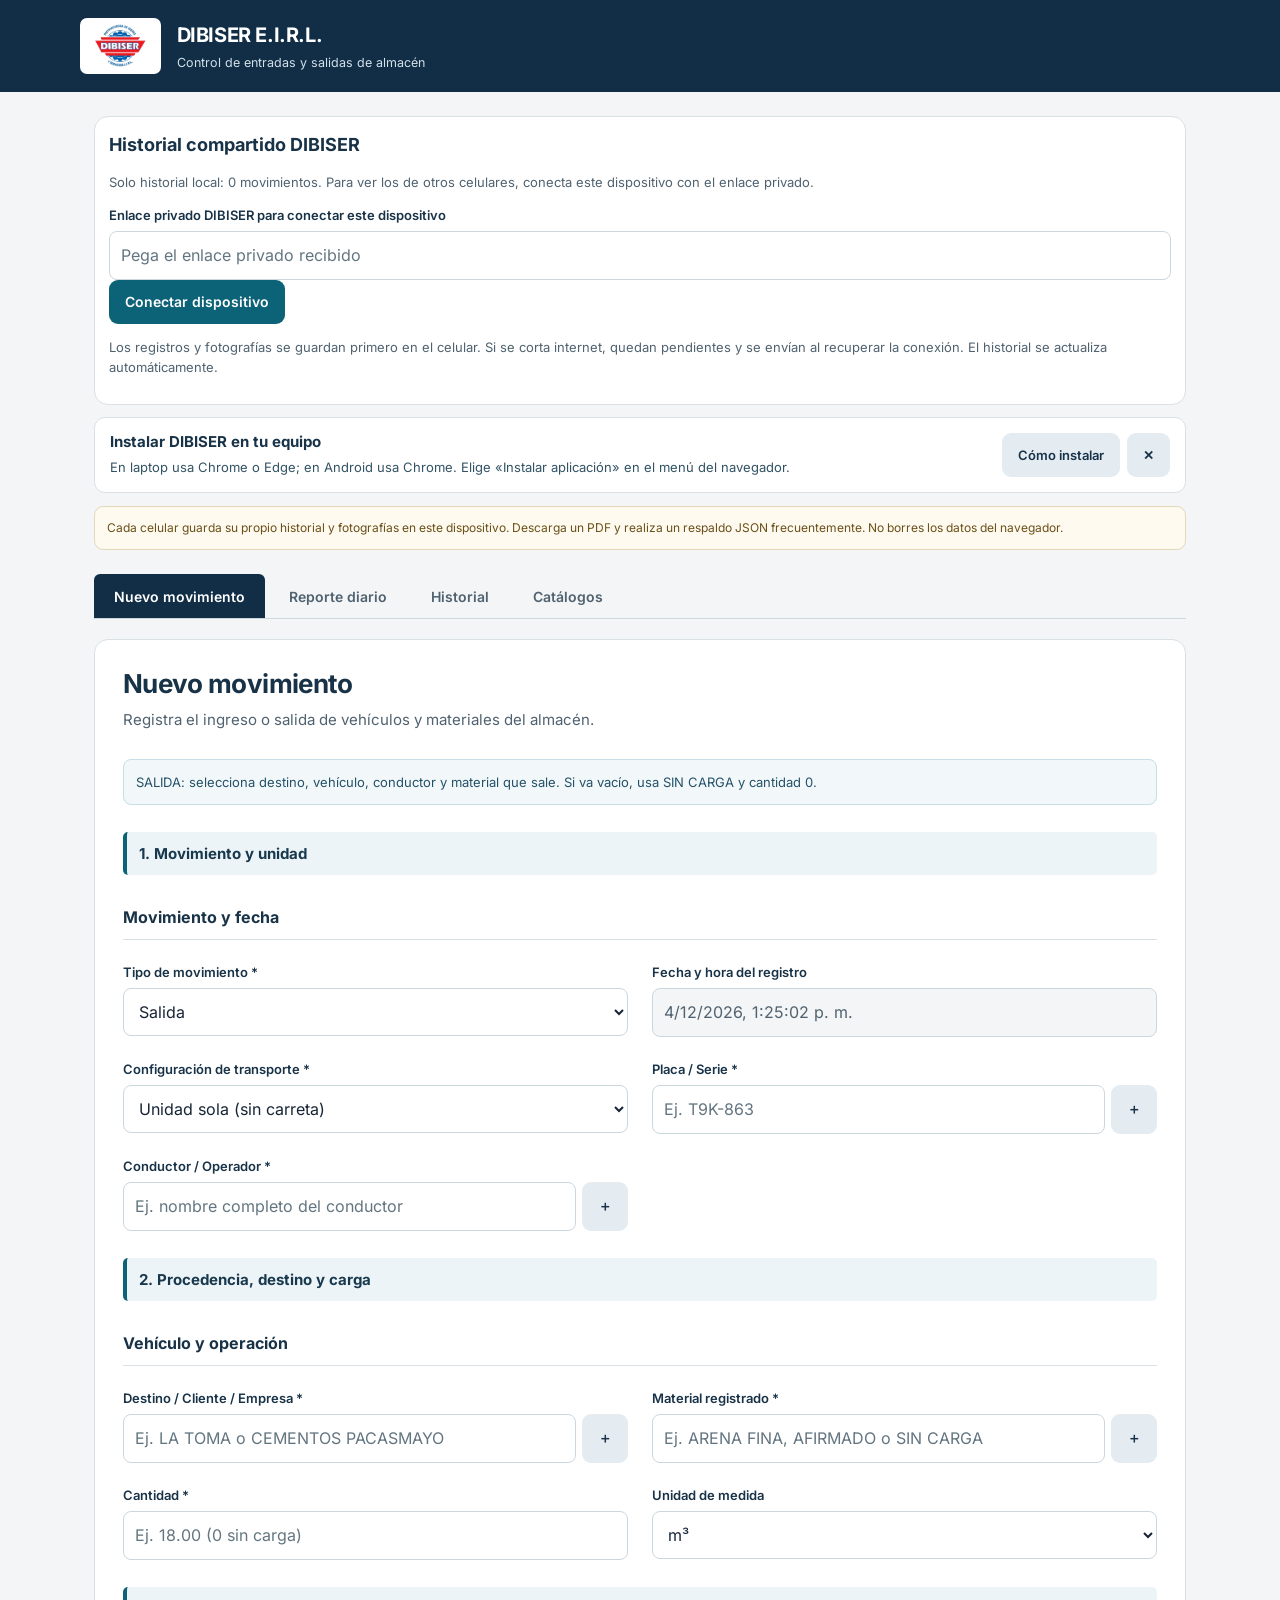
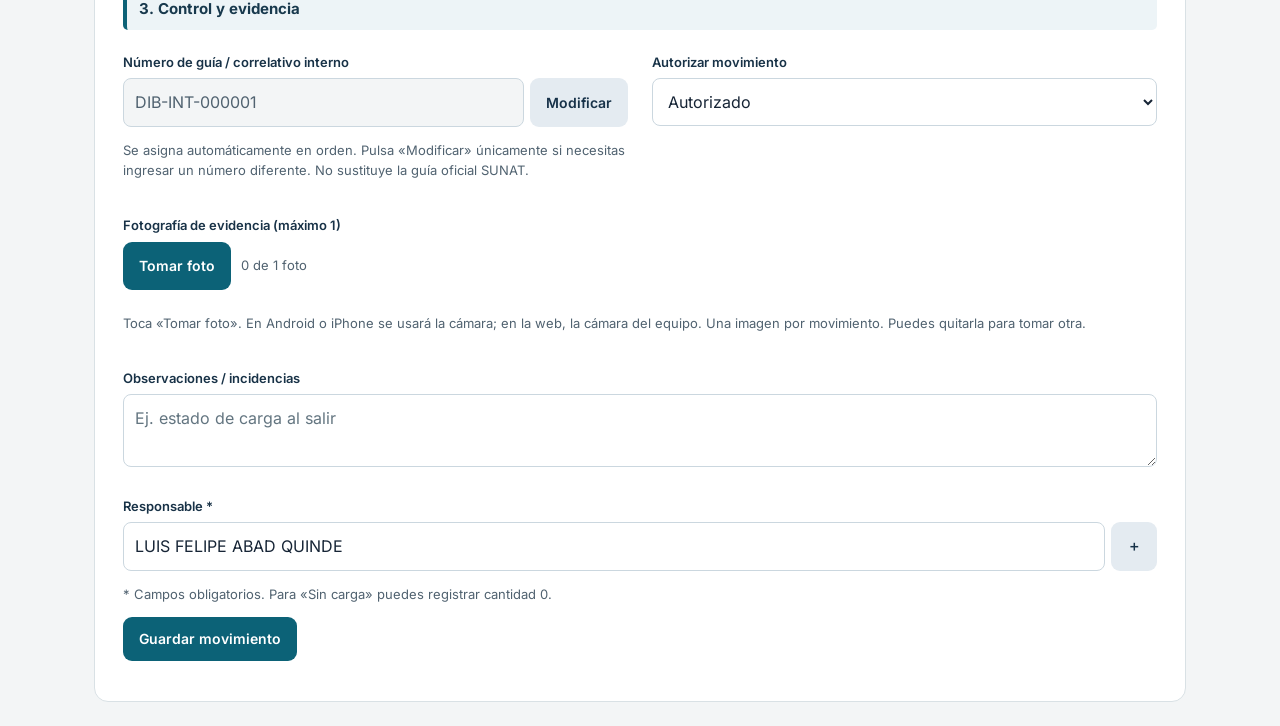
<file: almacen/dibiser_almacen/index.html>
<!doctype html><html lang="es"><head><meta charset="utf-8"><meta name="viewport" content="width=device-width,initial-scale=1"><title>DIBISER · Control de almacén</title><meta name="theme-color" content="#112e46"><meta name="dibiser-version" content="20261111-v62-entrada-servicio-proveedores"><meta name="mobile-web-app-capable" content="yes"><meta name="apple-mobile-web-app-capable" content="yes"><meta name="apple-mobile-web-app-status-bar-style" content="default"><meta name="apple-mobile-web-app-title" content="DIBISER Almacén"><meta name="description" content="Control de ingresos, salidas, fotografías y reportes diarios de almacén DIBISER."><link rel="manifest" href="manifest.webmanifest"><link rel="apple-touch-icon" href="icons/icon-180.png"><link rel="icon" type="image/png" sizes="192x192" href="icons/icon-192.png"><style>
:root{font-family:system-ui,Segoe UI,Arial;color:#172536;background:#f2f5f8}*{box-sizing:border-box}body{margin:0}.top{background:#112e46;color:white;padding:14px 22px;display:flex;align-items:center;gap:15px}.top img{height:56px;width:auto;max-width:110px;object-fit:contain;display:block;background:white;border-radius:7px;padding:4px;flex-shrink:0}.top strong{font-size:20px}.top small{display:block;color:#d3e0e8}.wrap{max-width:1120px;margin:22px auto;padding:0 14px}.tabs{display:flex;gap:8px;flex-wrap:wrap;margin-bottom:18px}button{cursor:pointer;border:0;border-radius:9px;padding:11px 16px;font-weight:650;background:#e4ebf1;color:#173249}.tabs button.active,.primary{background:#0c6277;color:white}.card{background:white;border:1px solid #dfe6ec;border-radius:14px;padding:20px;margin-bottom:16px;box-shadow:0 3px 13px #17324909}h2{margin:0 0 17px;font-size:21px}h3{margin:5px 0 13px}.grid{display:grid;grid-template-columns:repeat(2,minmax(0,1fr));gap:15px}.field{min-width:0;position:relative}label{display:block;font-size:13px;font-weight:700;margin-bottom:6px}input,select,textarea{width:100%;border:1px solid #cbd7df;border-radius:8px;padding:11px;font:inherit;background:white;color:#172536}textarea{min-height:76px}.combo{display:flex;gap:6px}.combo input{min-width:0}.combo button{flex-shrink:0}.menu{position:absolute;z-index:5;top:100%;left:0;right:0;background:white;border:1px solid #b9cbd5;border-radius:8px;max-height:190px;overflow:auto;box-shadow:0 7px 20px #0002}.menu button{display:block;width:100%;text-align:left;border-radius:0;background:white;font-weight:400}.menu button:hover{background:#e9f5f7}.muted{color:#667787;font-size:13px}.small{font-size:12px}.row{display:flex;align-items:center;gap:10px;flex-wrap:wrap}.grow{flex:1}.stats{display:grid;grid-template-columns:repeat(4,1fr);gap:10px;margin:15px 0}.stat{background:#eaf1f5;padding:15px;border-radius:10px}.stat b{display:block;font-size:25px}.stat span{font-size:12px;color:#526a7b}table{width:100%;border-collapse:collapse;font-size:13px}th,td{text-align:left;border-bottom:1px solid #e0e7ed;padding:10px 7px;vertical-align:top}th{background:#f3f7f9}.scroll{overflow-x:auto}.hidden{display:none!important}.note{background:#fff8df;border:1px solid #f0db8d;padding:12px;border-radius:9px;font-size:13px}.photo{display:flex;gap:10px;flex-wrap:wrap}.photo img{width:96px;height:82px;object-fit:cover;border-radius:8px}.actions{display:flex;gap:8px;flex-wrap:wrap}.danger{background:#fbe9e9;color:#9e2525}.fixed{background:#edf3f5;padding:12px;border-radius:8px}.chip{display:inline-block;background:#e7f2f5;border-radius:7px;padding:4px 8px}.full{grid-column:1/-1}@media(max-width:650px){.grid{grid-template-columns:1fr}.stats{grid-template-columns:repeat(2,1fr)}.top strong{font-size:16px}.card{padding:14px}}@media print{.top,.tabs,.no-print,.note{display:none!important}body{background:white}.wrap{margin:0;max-width:none}.card{border:0;box-shadow:none;padding:0}#report{display:block!important}#report .report-head{display:block!important}#form,#history,#catalogs{display:none!important}table{font-size:10px}th,td{padding:5px}.printphotos img{width:160px;max-height:120px;object-fit:contain}.stats{grid-template-columns:repeat(4,1fr)}}
.install-box{display:flex;align-items:center;gap:12px;flex-wrap:wrap;background:#e6f4f6;border:1px solid #b9d9df;padding:12px 15px;border-radius:11px;margin-bottom:13px}.install-box p{margin:3px 0}.install-box .install-actions{margin-left:auto;display:flex;gap:7px;flex-wrap:wrap}.install-help{font-size:13px;color:#325364}.install-box button{font-size:13px}.install-box[hidden]{display:none!important}@media print{.install-box{display:none!important}}

.camera-actions,.camera-controls,.camera-header{display:flex;gap:10px;align-items:center;flex-wrap:wrap}.camera-modal{position:fixed;z-index:900;inset:0;background:rgba(9,22,35,.88);display:flex;justify-content:center;align-items:center;padding:12px}.camera-modal.hidden{display:none!important}.camera-panel{width:min(100%,580px);max-height:95vh;overflow:auto;background:#fff;border-radius:15px;padding:14px;text-align:center}.camera-header{justify-content:space-between;margin-bottom:10px}.camera-header button{padding:8px 12px}.camera-panel video{display:block;width:100%;height:min(60vh,480px);object-fit:contain;background:#111;border-radius:10px}.camera-controls{margin:12px 0;justify-content:center}.photo-evidence{position:relative;display:inline-block;margin:3px}.photo-evidence img{width:128px;height:100px;object-fit:cover;border-radius:8px}.photo-evidence button{position:absolute;right:2px;top:2px;background:#9b1c1c;color:#fff;border-radius:50%;padding:3px 8px}.camera-panel .muted{display:block;padding:4px}.camera-actions button{min-height:48px} @media(max-width:520px){.camera-panel video{height:52vh}.camera-controls button{flex:1 1 120px}}@media print{.camera-modal{display:none!important}}
 @media(max-width:650px){.top img{height:48px;width:auto;max-width:95px}} 
/* Estado conectado: una sola acción compacta arriba a la derecha. */
.top{flex-wrap:wrap}
.top-brand{min-width:0;flex:1 1 160px}
.top-actions{margin-left:auto;display:flex;align-items:center;justify-content:flex-end}
.mini-sync{background:#e5edf2;color:#15384d;border:0;border-radius:10px;padding:9px 12px;font-size:13px;font-weight:700;white-space:nowrap;box-shadow:none}
.mini-sync:hover{background:#d2e4ee}
.mini-sync.hidden,#sharedPanel.hidden,#localStorageNotice.hidden{display:none!important}
@media(max-width:600px){.top{gap:10px;padding:12px 14px}.top img{height:48px;max-width:70px}.top-brand{flex-basis:115px}.top strong{font-size:17px}.top small{font-size:11px}.mini-sync{font-size:12px;padding:8px 10px}}

.form-section-heading{grid-column:1/-1;color:#18394d;font-weight:750;font-size:15px;background:#edf4f7;padding:10px 12px;border-left:4px solid #0c6277;border-radius:5px;margin-top:5px}
.form-context-help{background:#f2f8fa;border:1px solid #c9dde6;border-radius:8px;padding:12px;color:#255167;font-size:13px;margin:10px 0 22px}
.menu button .smart-hint{color:#647a88;font-weight:500;display:block;margin-top:2px;font-size:11px}
input::placeholder,textarea::placeholder{color:#8596a4;opacity:1}
</style><link rel="stylesheet" href="professional.css?v=20261111-v62-entrada-servicio-proveedores"><link rel="stylesheet" href="motion.css?v=20261111-v62-entrada-servicio-proveedores"></head><body><header class="top"><img src="logo.jpeg" alt="Logo DIBISER"><div class="top-brand"><strong>DIBISER E.I.R.L.</strong><small>Control de entradas y salidas de almacén</small></div><div class="top-actions no-print"><button type="button" id="sharedRefresh" class="mini-sync hidden" title="Actualizar el historial compartido">Actualizar ahora</button></div></header><main class="wrap"><section class="card no-print" id="sharedPanel" style="margin:12px 0;padding:14px"><h3 style="margin-top:0">Historial compartido DIBISER</h3>
<p id="sharedStatus" class="muted" role="status">Buscando conexión. Los movimientos de este celular se conservan.</p>
<div id="sharedAccess" class="field"><label for="sharedLink">Enlace privado DIBISER para conectar este dispositivo</label>
<input id="sharedLink" type="password" autocomplete="off" placeholder="Pega el enlace privado recibido">
<div class="actions"><button type="button" class="primary" id="sharedConnect">Conectar dispositivo</button></div></div>
<p class="muted">Los registros y fotografías se guardan primero en el celular. Si se corta internet, quedan pendientes y se envían al recuperar la conexión. El historial se actualiza automáticamente.</p></section><div class="install-box no-print" id="installBox"><div class="grow"><strong>Instalar DIBISER en tu equipo</strong><p class="install-help" id="installHelp">Puedes abrir esta aplicación desde tu pantalla de inicio.</p></div><div class="install-actions"><button class="primary hidden" id="installBtn" type="button">Instalar aplicación</button><button type="button" id="installInfoBtn">Cómo instalar</button><button type="button" id="installDismiss" aria-label="Ocultar aviso">✕</button></div></div><div class="note no-print" id="localStorageNotice">Cada celular guarda su propio historial y fotografías en este dispositivo. Descarga un PDF y realiza un respaldo JSON frecuentemente. No borres los datos del navegador.</div><nav class="tabs no-print"><button class="active" data-tab="form">Nuevo movimiento</button><button data-tab="report">Reporte diario</button><button data-tab="history">Historial</button><button data-tab="catalogs">Catálogos</button></nav>
<div class="feedback-slot no-print"><p id="appFeedback" role="status" aria-live="polite" class="app-feedback"></p></div><div class="page-stage"><section id="form" class="card"><h2 id="movementFormTitle">Nuevo movimiento</h2><p class="intro" id="movementFormIntro">Registra el ingreso o salida de vehículos y materiales del almacén.</p><div id="editingNotice" class="card hidden no-print" style="margin:12px 0;padding:12px;border:1px solid #b6c8d9"><strong>Modificando un movimiento existente</strong><p id="editingNoticeInfo" class="muted"></p><button type="button" id="cancelarEdicion" class="primary">Cancelar edición</button></div><form id="movementForm"><p id="formContextHelp" class="form-context-help" role="note">Selecciona el tipo de movimiento para ver indicaciones de llenado.</p><div class="grid"><div class="field"><label>Tipo de movimiento *</label><select id="tipo" required><option>Entrada</option><option selected>Salida</option></select></div><div class="field"><label>Fecha y hora del registro</label><input id="timestamp" readonly></div><div class="field" id="campoCliente" data-combo="clientes"><label>Cliente / Empresa / Destino *</label><div class="combo"><input id="clientes" autocomplete="off" placeholder="Escribe para buscar..." required><button type="button" class="add" title="Agregar a catálogo">＋</button></div><div class="menu hidden"></div></div><div class="field" data-combo="conductores"><label>Conductor / Operador *</label><div class="combo"><input id="conductores" autocomplete="off" placeholder="Escribe para buscar..." required><button type="button" class="add" title="Agregar a catálogo">＋</button></div><div class="menu hidden"></div></div><div class="field"><label>Configuración de transporte *</label><select id="configTransporte"><option value="Unidad sola">Unidad sola (sin carreta)</option><option value="Con carreta">Unidad con carreta / tolvón</option><option value="Con cama baja">Unidad con cama baja</option><option value="Trabajo / servicio" id="opcionServicio">Unidad por trabajo / servicio</option></select></div><div class="field" data-combo="placas"><label>Placa / Serie *</label><div class="combo"><input id="placas" autocomplete="off" placeholder="Escribe para buscar..." required><button type="button" class="add" title="Agregar a catálogo">＋</button></div><div class="menu hidden"></div></div><div class="field hidden" id="campoCarreta" data-combo="carretas"><label>Carreta / Tolvón *</label><div class="combo"><input id="carretas" autocomplete="off" placeholder="Buscar o añadir placa de carreta..."><button type="button" class="add" title="Añadir carreta">＋</button></div><div class="menu hidden"></div></div><div class="field hidden" id="campoCamaBaja" data-combo="camasBajas"><label>Cama baja *</label><div class="combo"><input id="camasBajas" autocomplete="off" placeholder="Buscar o añadir cama baja..."><button type="button" class="add" title="Añadir cama baja">＋</button></div><div class="menu hidden"></div></div><div class="field" id="campoMaterial" data-combo="materiales"><label>Material registrado *</label><div class="combo"><input id="materiales" autocomplete="off" placeholder="Escribe para buscar..." required><button type="button" class="add" title="Agregar a catálogo">＋</button></div><div class="menu hidden"></div></div><div class="field hidden" id="campoMaquinariaTransportada" data-combo="maquinarias"><label>Maquinaria registrada (transportada) *</label><div class="combo"><input id="maquinarias" autocomplete="off" placeholder="Buscar o añadir maquinaria..."><button type="button" class="add" title="Añadir maquinaria">＋</button></div><div class="menu hidden"></div></div><div class="field" id="campoTrabajo" data-combo="trabajos"><label>Trabajo / motivo del movimiento *</label><div class="combo"><input id="trabajos" autocomplete="off" placeholder="Buscar o añadir trabajo realizado..."><button type="button" class="add" title="Añadir nuevo trabajo al catálogo">＋</button></div><div class="menu hidden"></div></div><div class="field" id="campoCantidad"><label>Cantidad *</label><input id="cantidad" type="number" min="0" step="0.01" required placeholder="Ej. 17"></div><div class="field" id="campoUnidad"><label>Unidad de medida</label><select id="unidad"><option>m³</option><option>TN</option><option>Viaje</option><option>Unidad</option><option>Litros</option><option>Galones</option></select></div><div class="field"><label>Número de guía / correlativo interno</label><div class="combo"><input id="guias" readonly aria-readonly="true" placeholder="Generando correlativo..." autocomplete="off"><button type="button" id="modificarGuia" title="Modificar número de guía">Modificar</button></div><p class="muted">Se asigna automáticamente en orden. Pulsa «Modificar» únicamente si necesitas ingresar un número diferente. No sustituye la guía oficial SUNAT.</p></div><div class="field"><label>Autorizar movimiento</label><select id="autorizacion"><option>Autorizado</option><option>Pendiente</option><option>No aplica</option></select></div><div class="field full"><label>Fotografía de evidencia (máximo 1)</label><div class="camera-actions"><button type="button" class="primary" id="openCamera">Tomar foto</button><span class="muted" id="photoCount">0 de 1 foto</span></div><input id="cameraFallback" type="file" accept="image/*" capture="environment" class="hidden" aria-label="Abrir cámara del celular"><div id="preview" class="photo" style="margin-top:10px"></div><p class="muted">Toca «Tomar foto». En Android o iPhone se usará la cámara; en la web, la cámara del equipo. Una imagen por movimiento. Puedes quitarla para tomar otra.</p></div><div class="field full"><label>Observaciones / incidencias</label><textarea id="observaciones" placeholder="Estado de la carga, observaciones..."></textarea></div><div class="field full" data-combo="responsables"><label>Responsable *</label><div class="combo"><input id="responsables" autocomplete="off" placeholder="Buscar o agregar responsable..." value="LUIS FELIPE ABAD QUINDE" required><button type="button" class="add" title="Añadir responsable">＋</button></div><div class="menu hidden"></div></div></div><p class="muted">* Campos obligatorios. Para «Sin carga» puedes registrar cantidad 0.</p><button class="primary" type="submit" id="saveMovementButton">Guardar movimiento</button><span id="msg" role="status"></span></form></section>
<section id="report" class="card hidden"><div class="report-head"><img src="logo.jpeg" alt="DIBISER" width="64"><h2 style="text-align:center">DIBISER E.I.R.L.</h2><h3 style="text-align:center">REPORTE DIARIO DE ENTRADAS Y SALIDAS</h3><p style="text-align:center">Fecha: <b id="printedDate"></b></p></div><div class="row no-print"><div class="field"><label>Fecha del reporte</label><input id="reportDate" type="date"></div><div class="actions"><button class="primary" id="pdf" type="button">Descargar reporte PDF</button><button id="excel" type="button">Descargar Excel (.xlsx)</button></div></div><p id="pdfStatus" class="muted no-print" role="status"></p><div class="stats"><div class="stat"><b id="total">0</b><span>Movimientos</span></div><div class="stat"><b id="entries">0</b><span>Entradas</span></div><div class="stat"><b id="exits">0</b><span>Salidas</span></div><div class="stat"><b id="volume">0</b><span>Volumen (m³)</span></div></div><div class="scroll"><table><thead><tr><th>Hora</th><th>Placa</th><th>Movimiento</th><th>Cliente / destino</th><th>Conductor</th><th>Material</th><th>Cantidad</th><th>Guía</th></tr></thead><tbody id="reportRows"></tbody></table></div><h3>Totales por material y unidad</h3><div id="totalsByMaterial"></div><h3>Evidencias fotográficas</h3><div id="reportPhotos" class="printphotos"></div></section>
<section id="history" class="card hidden"><h2>Historial de movimientos</h2><div class="grid no-print"><div class="field"><label>Buscar placa, cliente, conductor, material o código</label><input id="search" placeholder="Buscar..." autocomplete="off"></div><div class="field"><label>Movimiento</label><select id="filter"><option>Todos</option><option>Entrada</option><option>Salida</option></select></div><div class="field"><label>Desde</label><input id="from" type="date"></div><div class="field"><label>Hasta</label><input id="to" type="date"></div></div><p class="muted">Selecciona un movimiento para ver todos sus datos y fotografías.</p><div class="actions no-print"><button type="button" id="historyReload" class="primary">Actualizar historial</button><button type="button" id="historyClearFilters">Mostrar todos (quitar filtros)</button></div>
<div class="actions no-print" style="margin:10px 0;align-items:center">
<button type="button" id="selectAllVisible">Seleccionar todos los visibles</button>
<button type="button" id="clearSelected">Quitar selección</button>
<button type="button" id="deleteSelected" style="background:#9f2630;color:#fff" disabled>Eliminar seleccionados (0)</button>
</div><p class="muted" id="historySyncStatus" role="status">Mostrando registros de este celular.</p><div class="scroll"><table><thead><tr><th><input type="checkbox" id="selectVisible" aria-label="Seleccionar todos los movimientos visibles"></th><th>Código</th><th>Fecha / hora</th><th>Tipo</th><th>Placa</th><th>Cliente</th><th>Conductor</th><th>Material</th><th>Cantidad</th><th>Detalle</th></tr></thead><tbody id="historyRows"></tbody></table></div><div id="detail"></div></section>
<section id="catalogs" class="card hidden"><h2>Administración de catálogos</h2><p class="muted">Clientes, conductores, placas y materiales se pueden agregar desde el formulario o aquí. Las listas iniciales provienen de tu archivo de Excel.</p><div class="grid"><div class="field"><label>Catálogo</label><select id="catalogType"><option value="clientes">Clientes / empresas / destinos</option><option value="conductores">Conductores / operadores</option><option value="placas">Placas / series</option><option value="materiales">Agregados / materiales</option><option value="carretas">Carretas / tolvones</option><option value="camasBajas">Camas bajas</option><option value="maquinarias">Maquinarias transportadas</option><option value="responsables">Responsables</option><option value="trabajos">Trabajos / motivos de salida</option><option value="guias">Guías / correlativos internos</option></select></div><div class="field"><label>Nuevo elemento</label><div class="combo"><input id="catalogNew" placeholder="Escribe el nombre"><button id="catalogAdd" class="primary">Agregar</button></div></div></div><div class="field"><label>Buscar en catálogo</label><input id="catalogSearch" placeholder="Filtrar lista..."></div><div id="catalogList" class="scroll"></div><hr><h3>Respaldo y recuperación</h3><p class="muted">El respaldo JSON incluye movimientos, catálogos y fotografías. Guárdalo fuera de este dispositivo.</p><div class="actions no-print"><button id="backup" class="primary">Respaldar datos (JSON)</button><button id="restore">Importar respaldo</button><input id="restoreFile" type="file" accept="application/json" class="hidden"></div></section></div></main><div id="cameraModal" class="camera-modal hidden" role="dialog" aria-modal="true" aria-label="Cámara para evidencia"><div class="camera-panel"><div class="camera-header"><b>Evidencia fotográfica</b><button type="button" id="closeCamera" aria-label="Cerrar cámara">✕</button></div><video id="cameraVideo" autoplay playsinline muted></video><p id="cameraStatus" class="muted" role="status">Solicitando acceso a la cámara...</p><div class="camera-controls"><button type="button" class="primary" id="capturePhoto">Capturar foto</button><button type="button" id="switchCamera">↺ Cambiar cámara</button><button type="button" id="cameraNative">Abrir cámara del celular</button></div><span id="cameraCounter" class="muted">0 de 1 foto</span></div></div>
<script src="cloud.js?v=20261111-v62-entrada-servicio-proveedores"></script><script src="motion.js?v=20261111-v62-entrada-servicio-proveedores"></script><script src="app.js?v=20261111-v62-entrada-servicio-proveedores"></script><script src="vendor/jspdf.umd.min.js"></script><script src="vendor/jspdf.plugin.autotable.min.js"></script><script src="export-xlsx.js?v=20261111-v62-entrada-servicio-proveedores"></script><script src="sync.js?v=20261111-v62-entrada-servicio-proveedores"></script><script src="report-pdf.js?v=20261111-v62-entrada-servicio-proveedores"></script><script src="interface.js?v=20261111-v62-entrada-servicio-proveedores"></script><script src="pwa.js?v=20261111-v62-entrada-servicio-proveedores"></script></body></html>
</file>
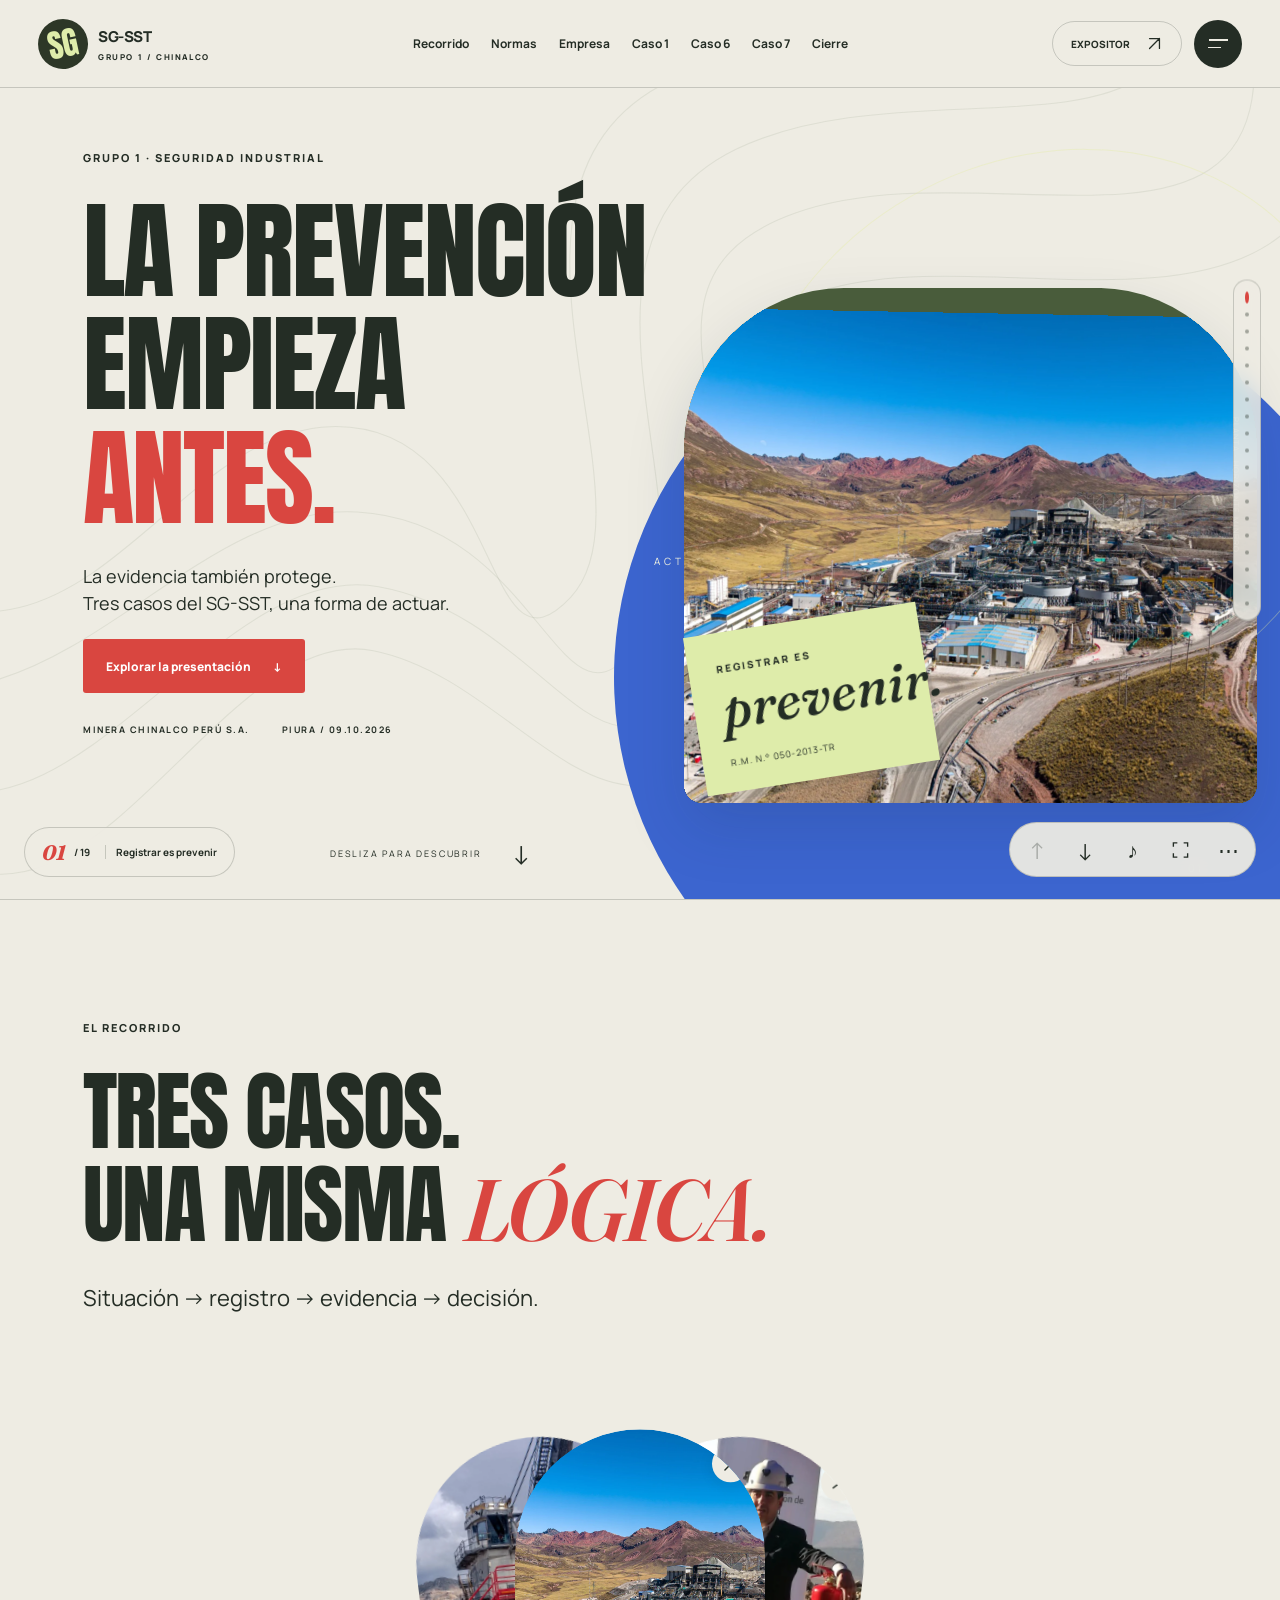
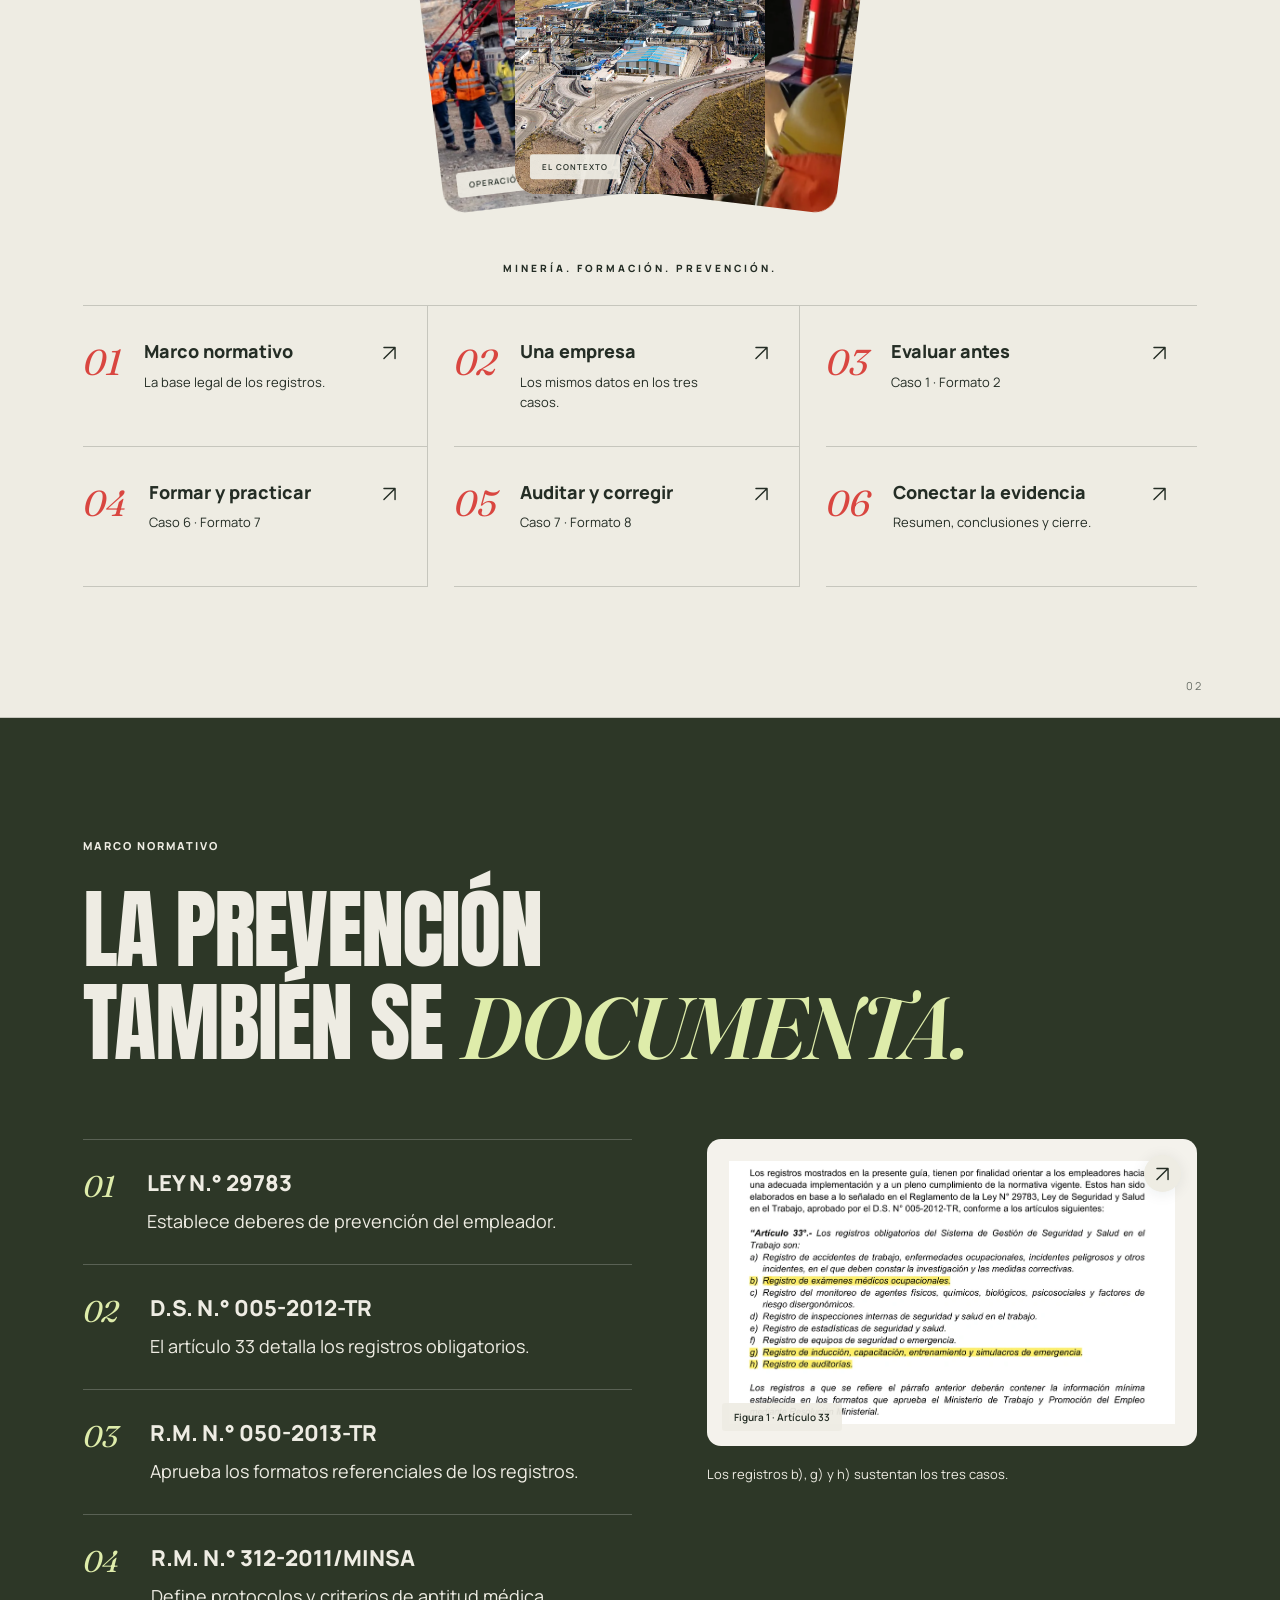
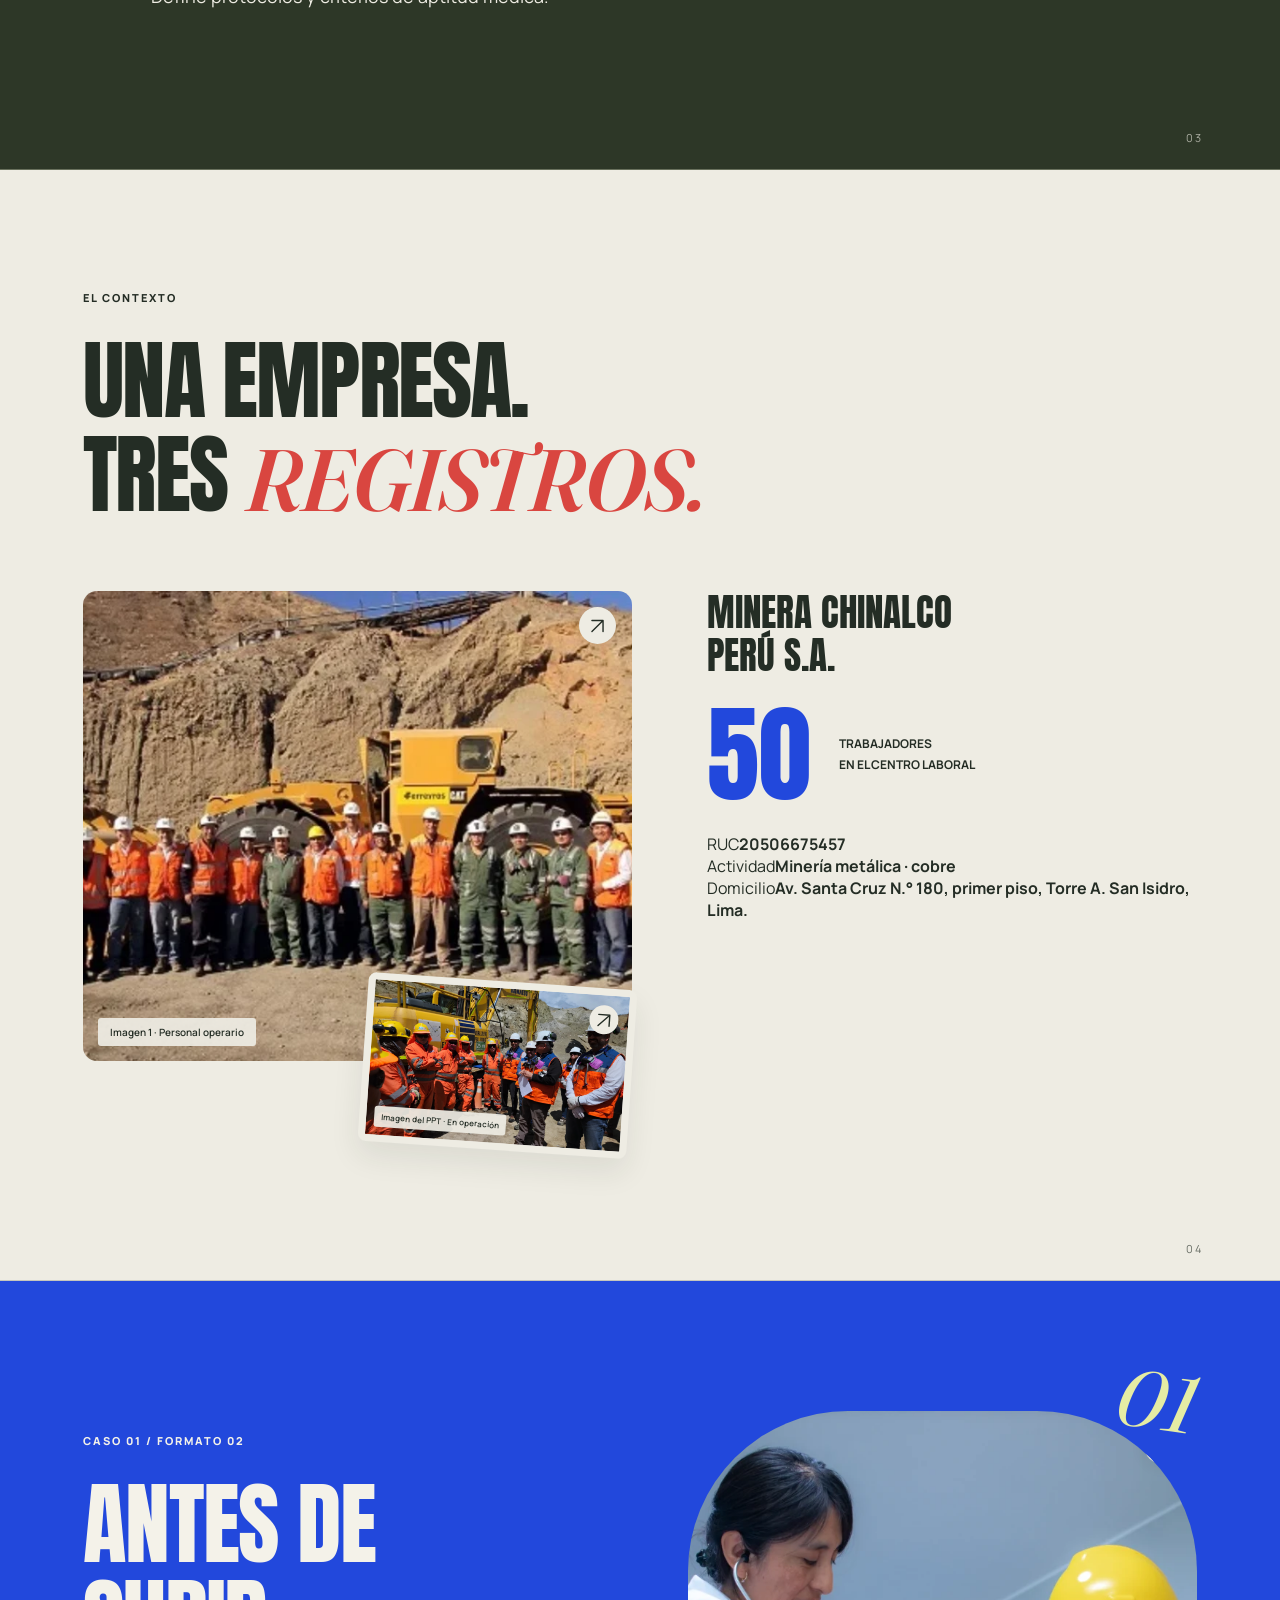
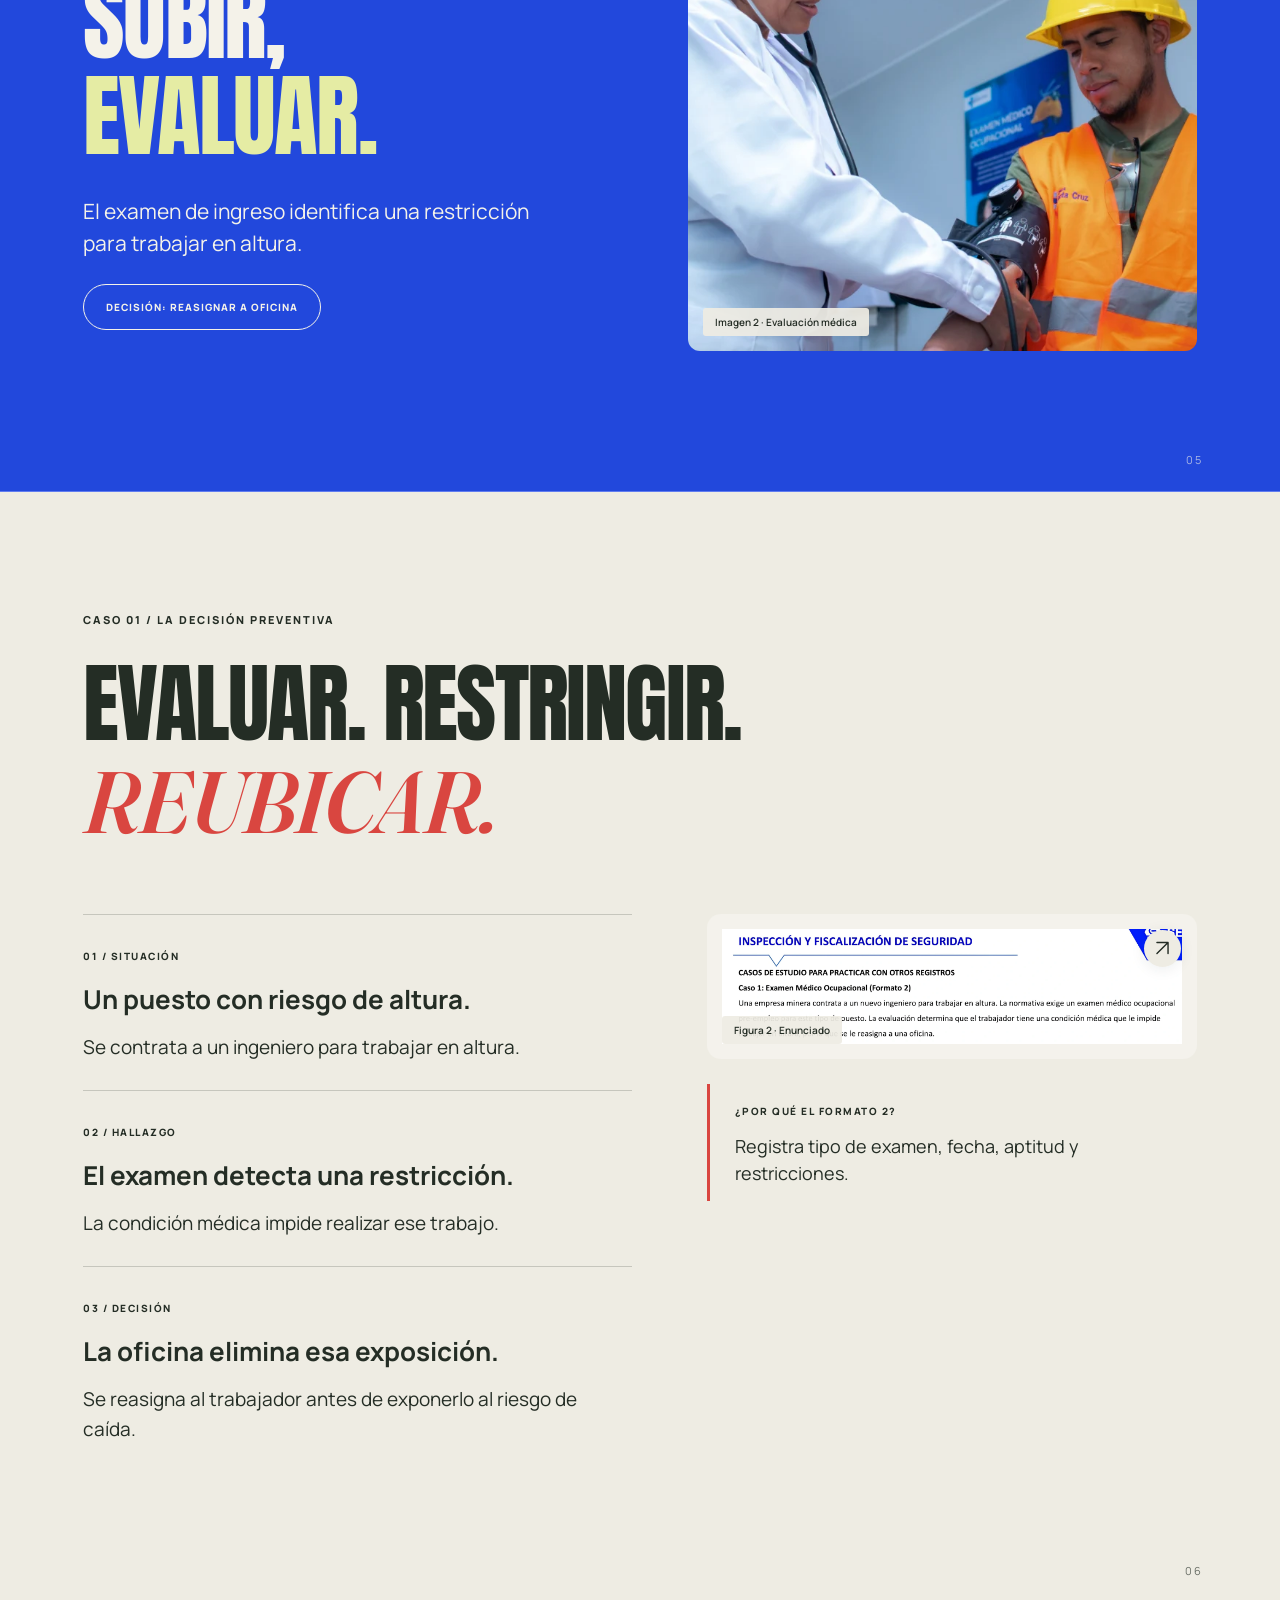
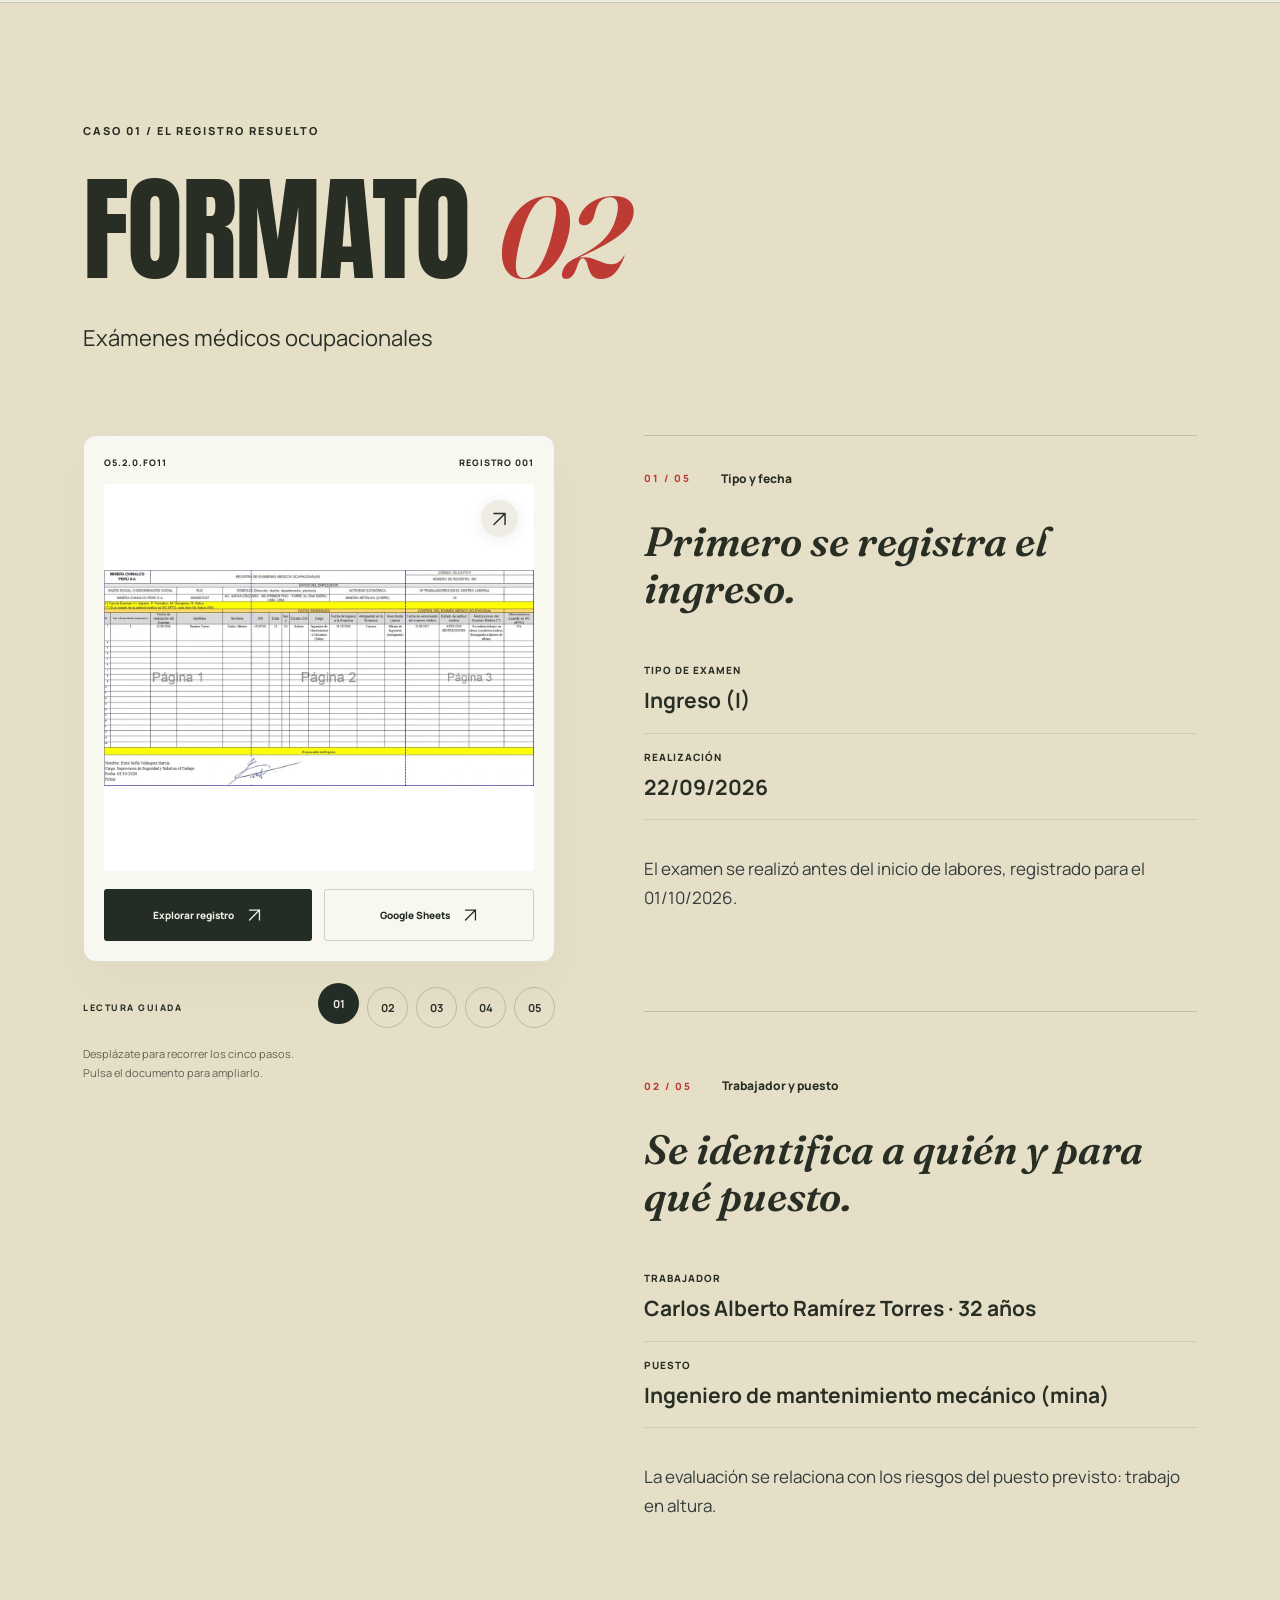
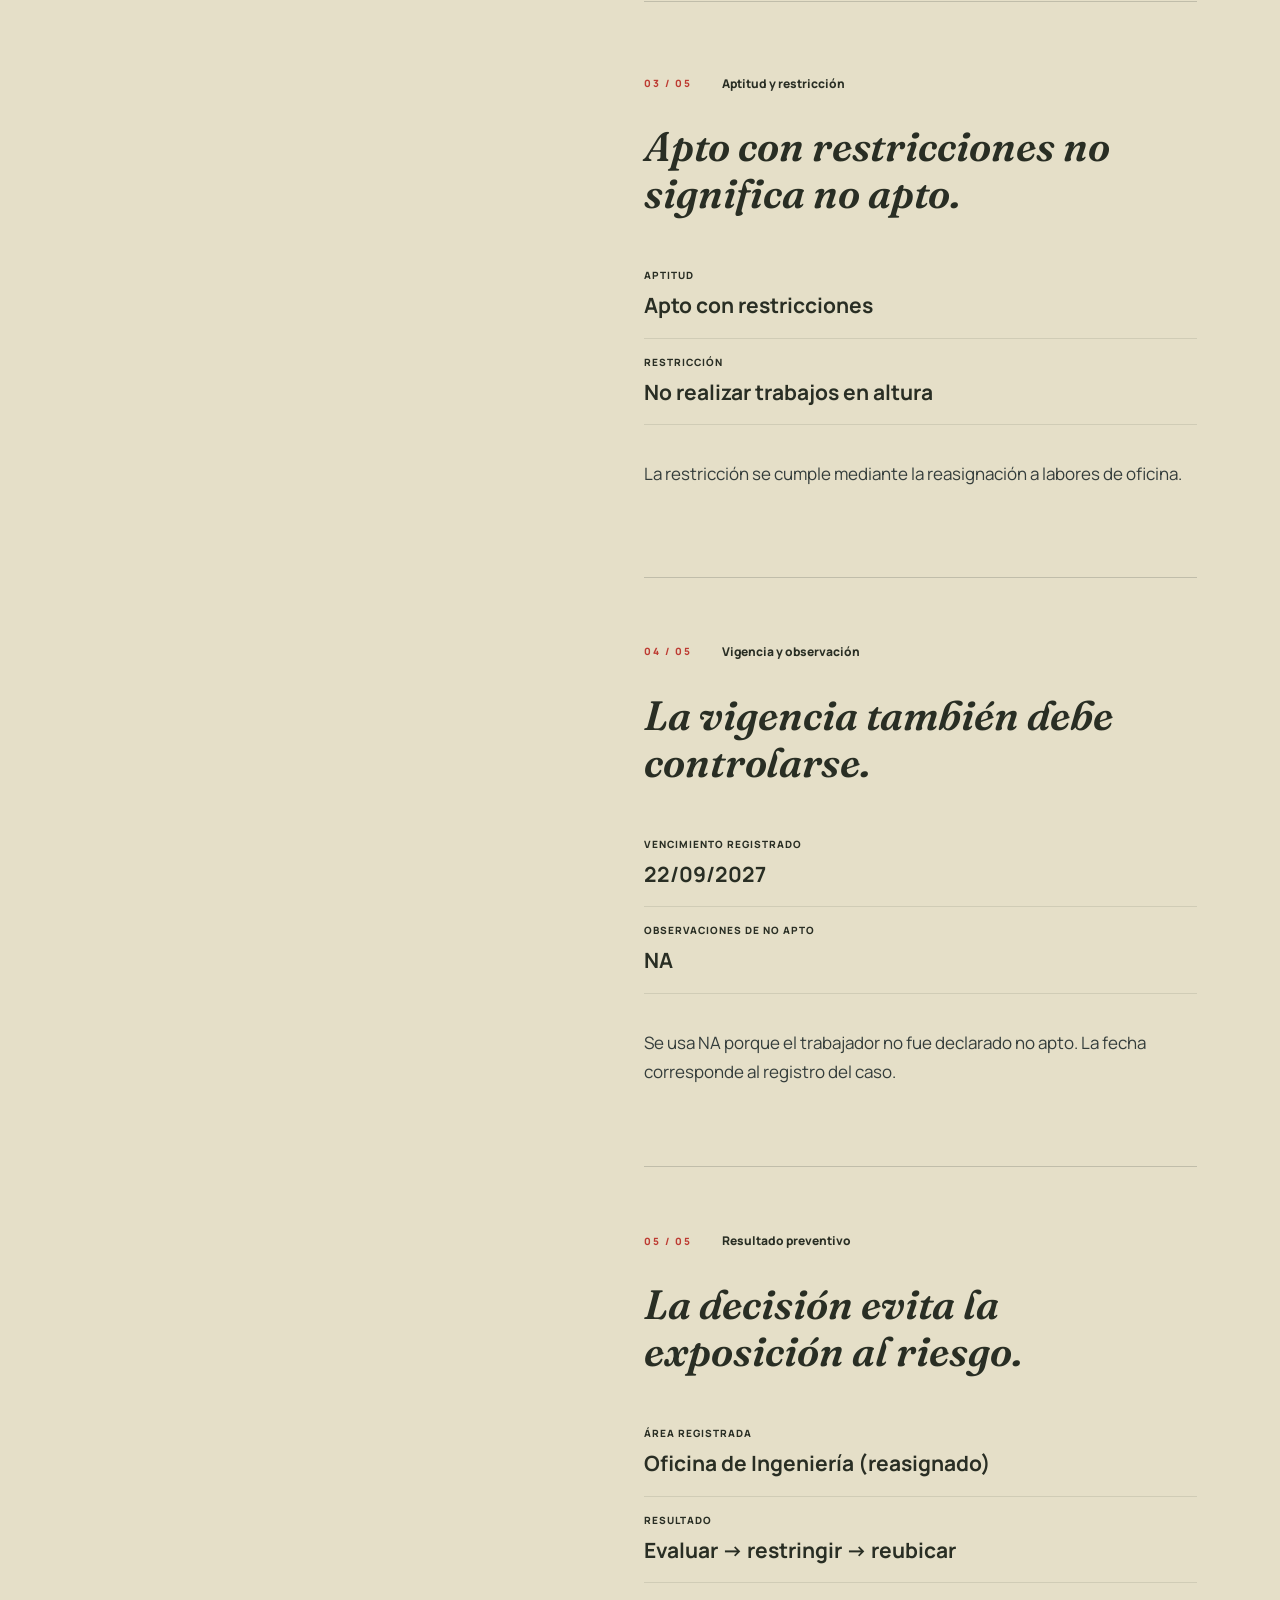
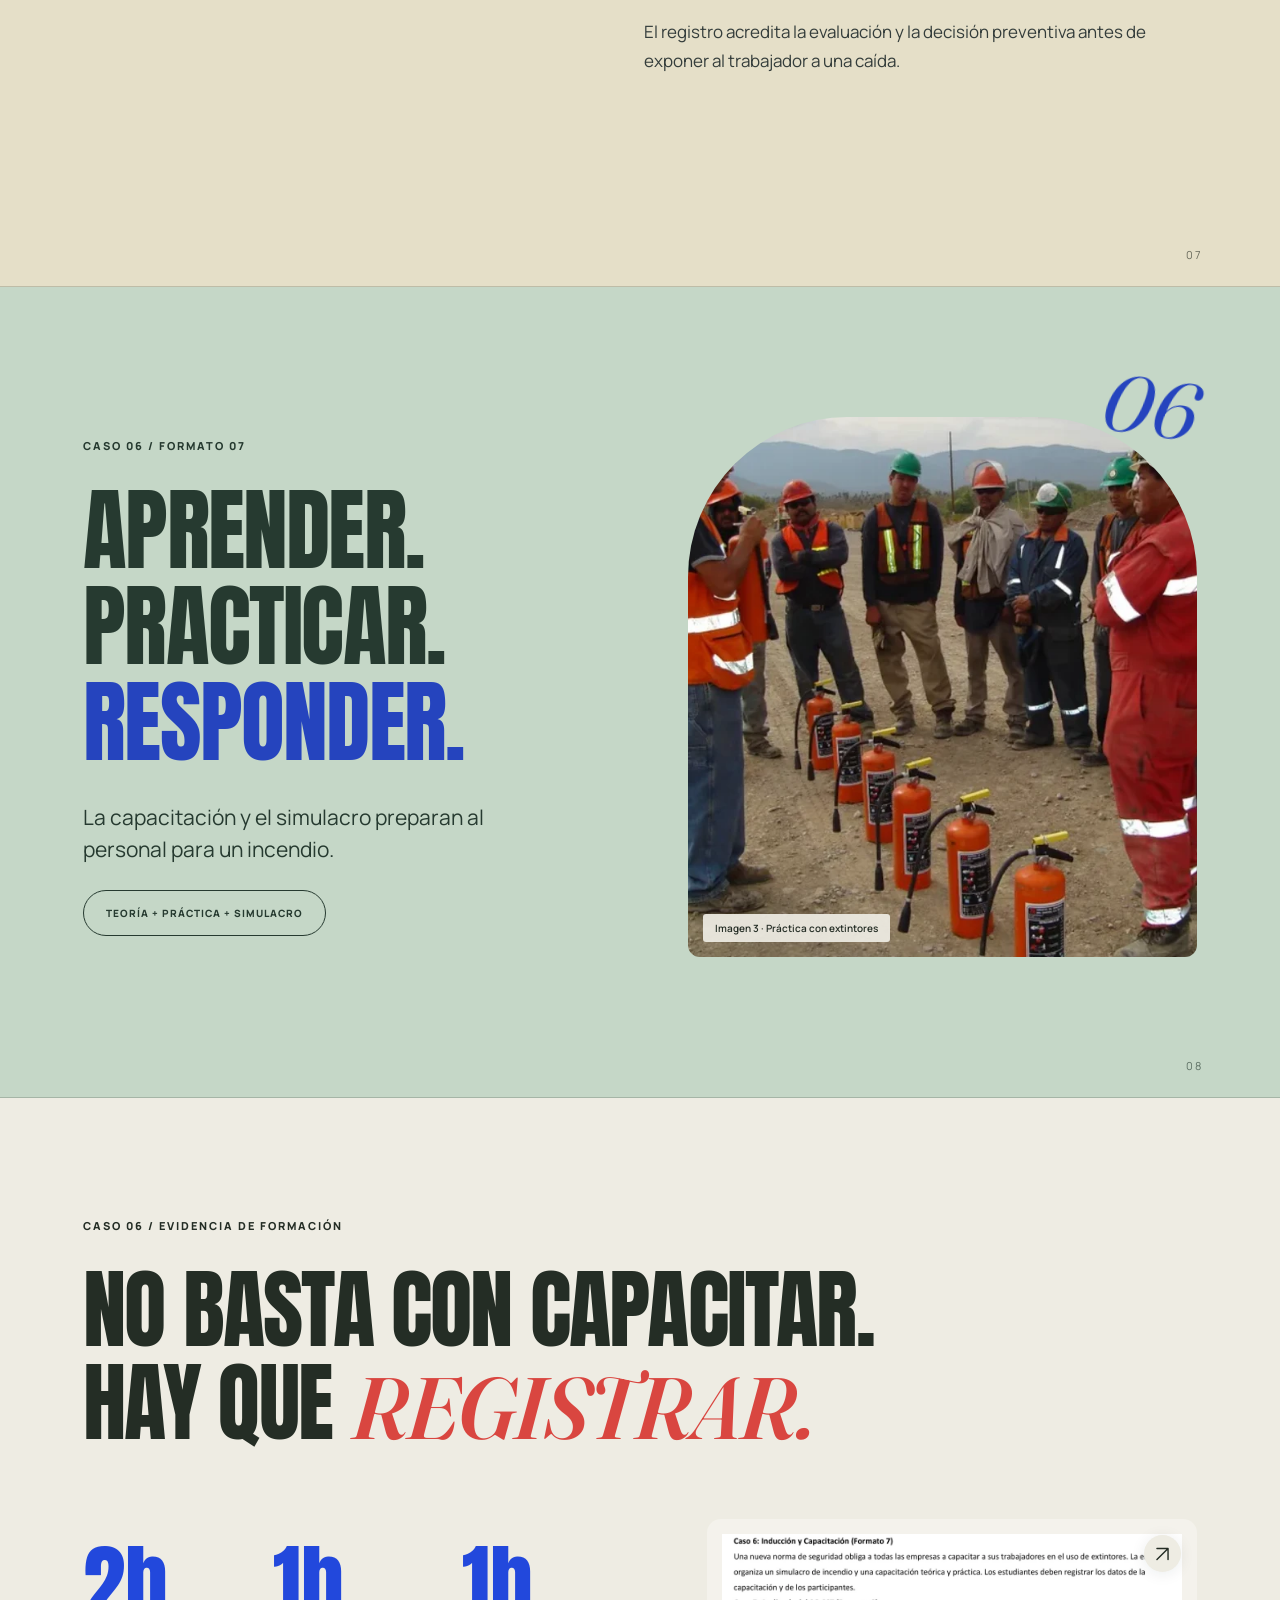
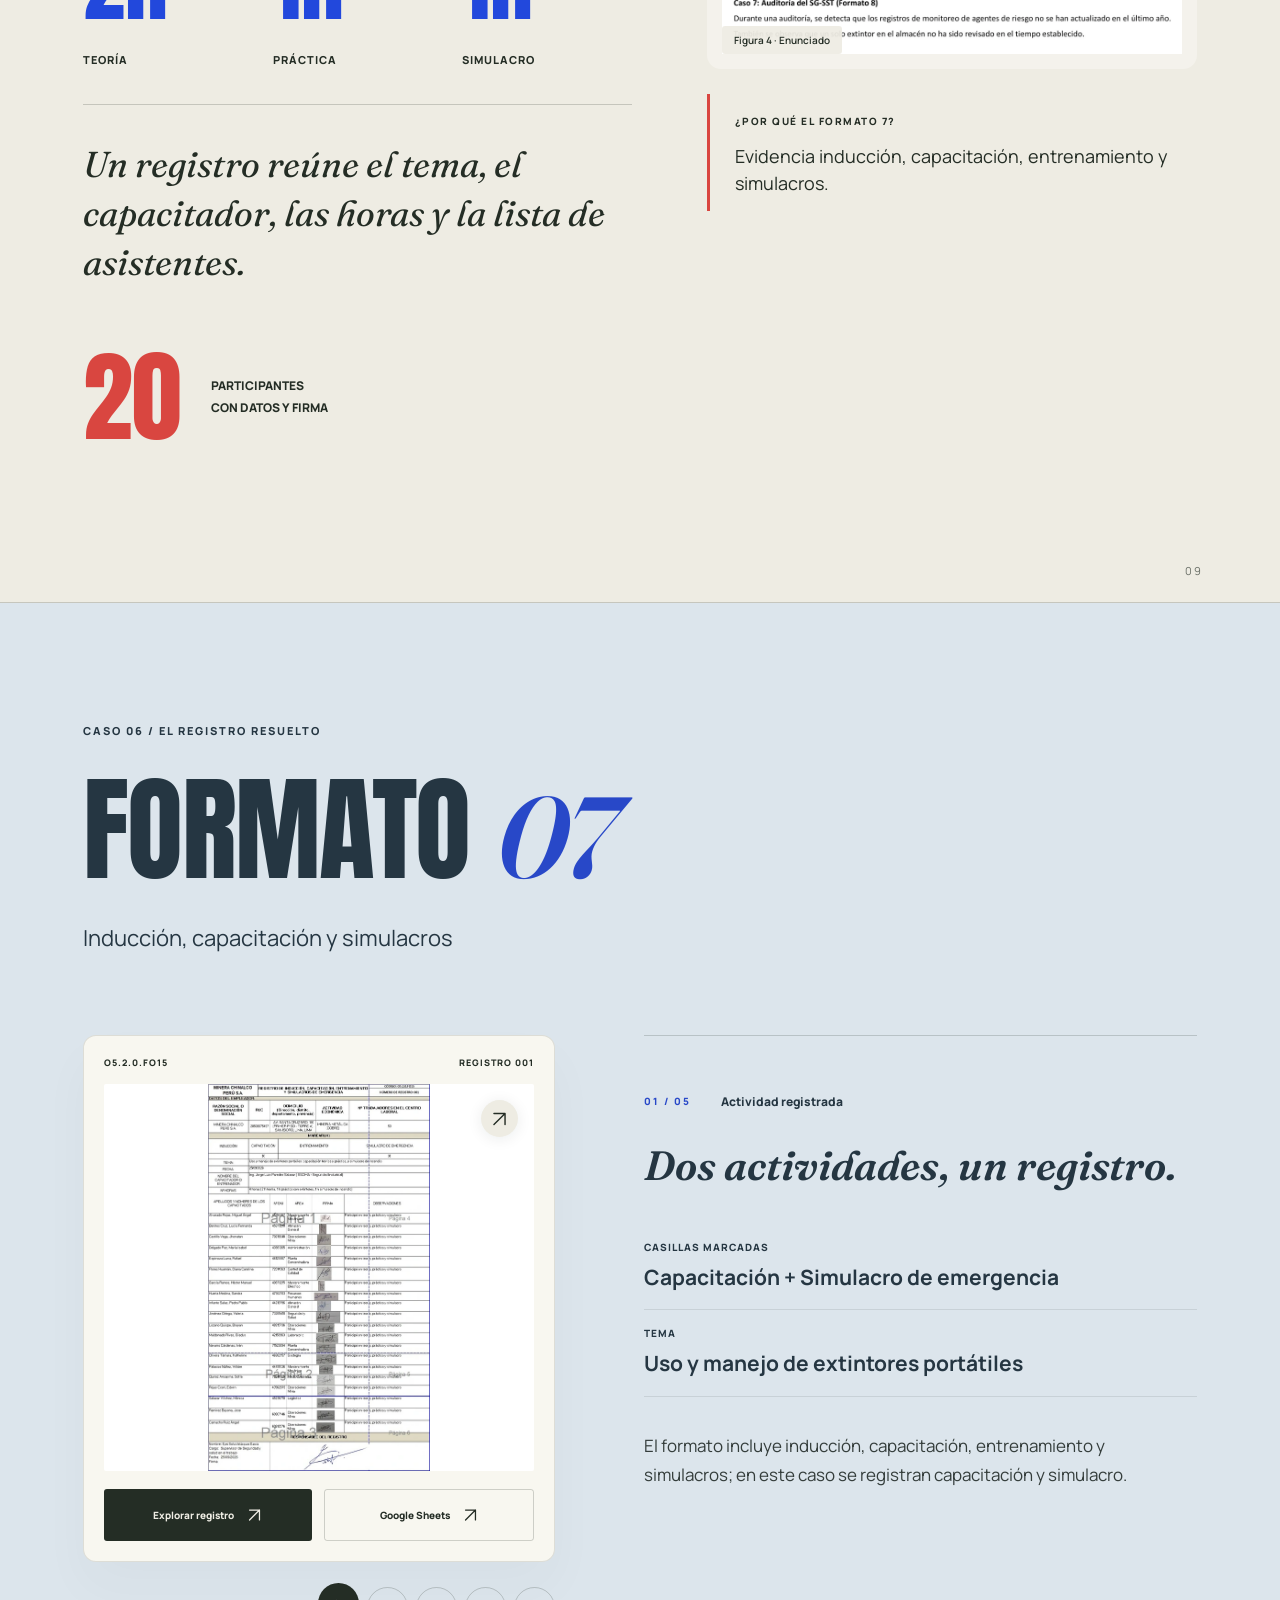
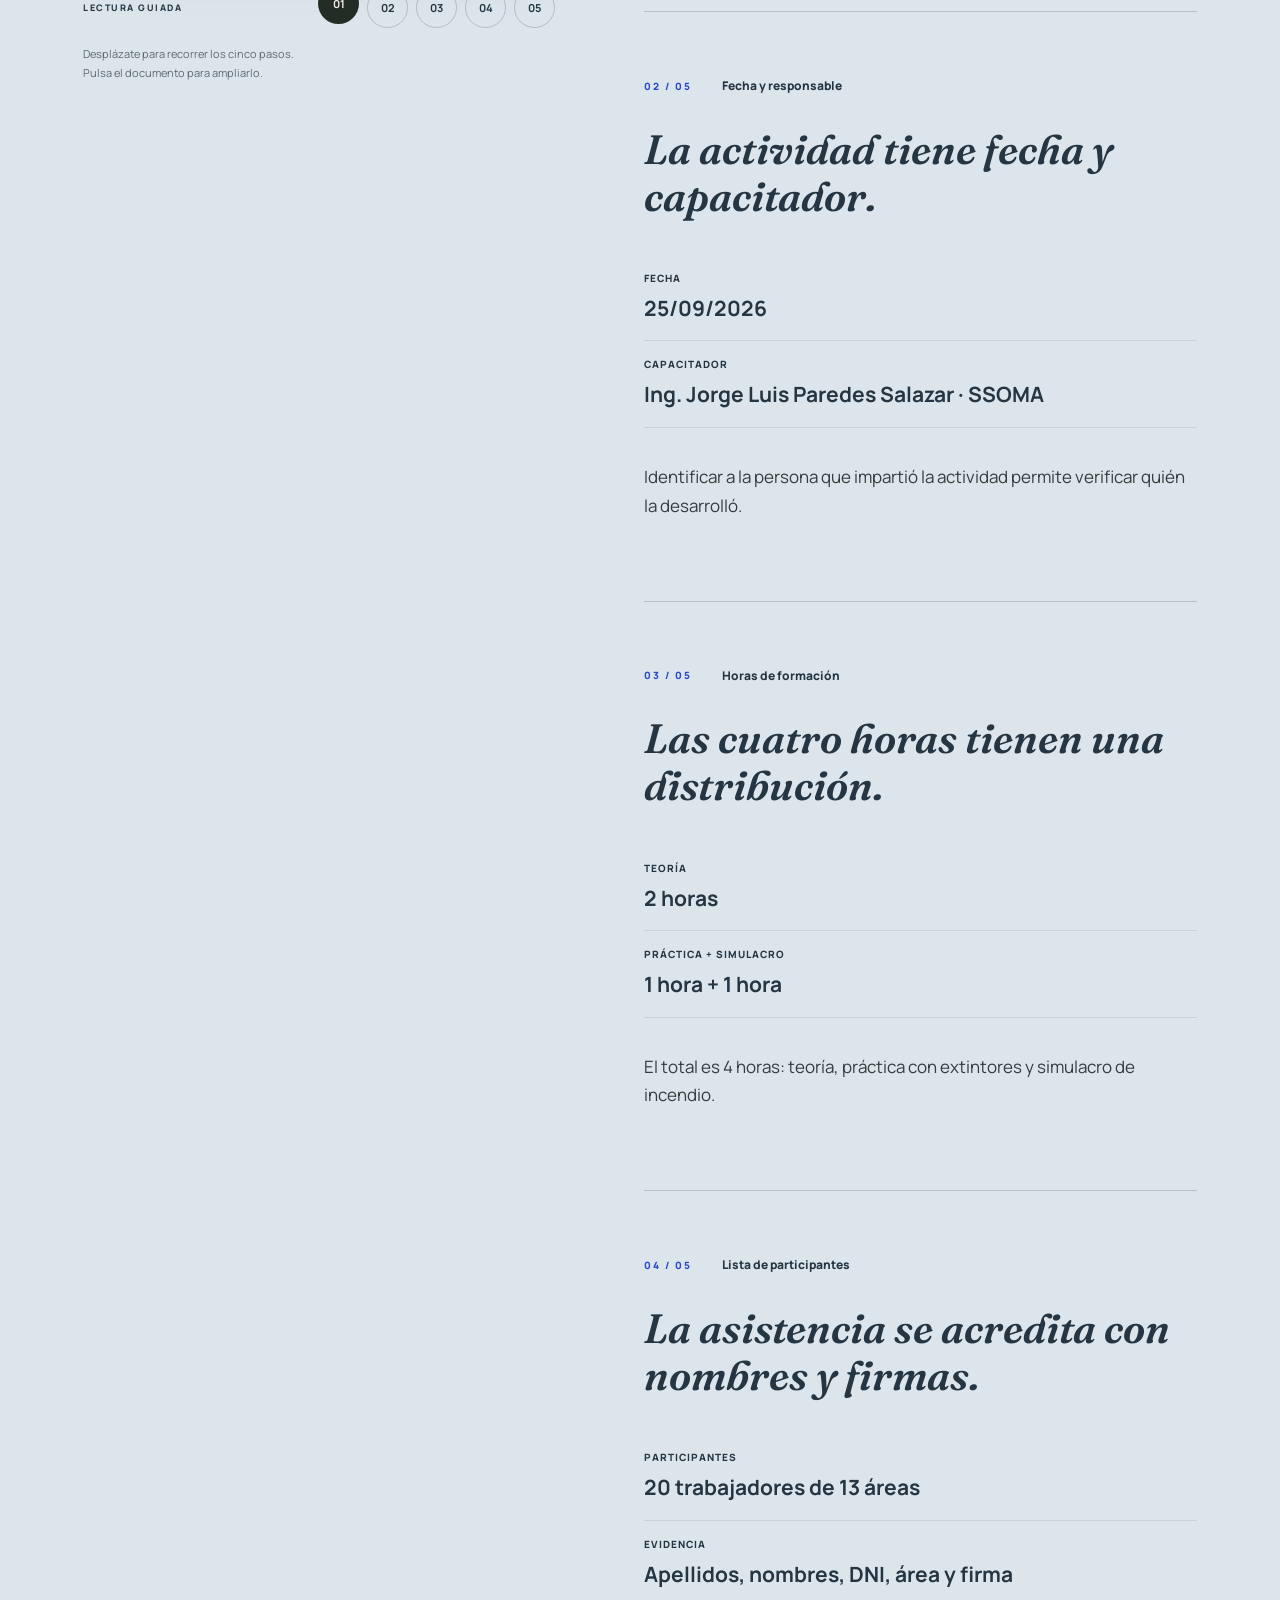
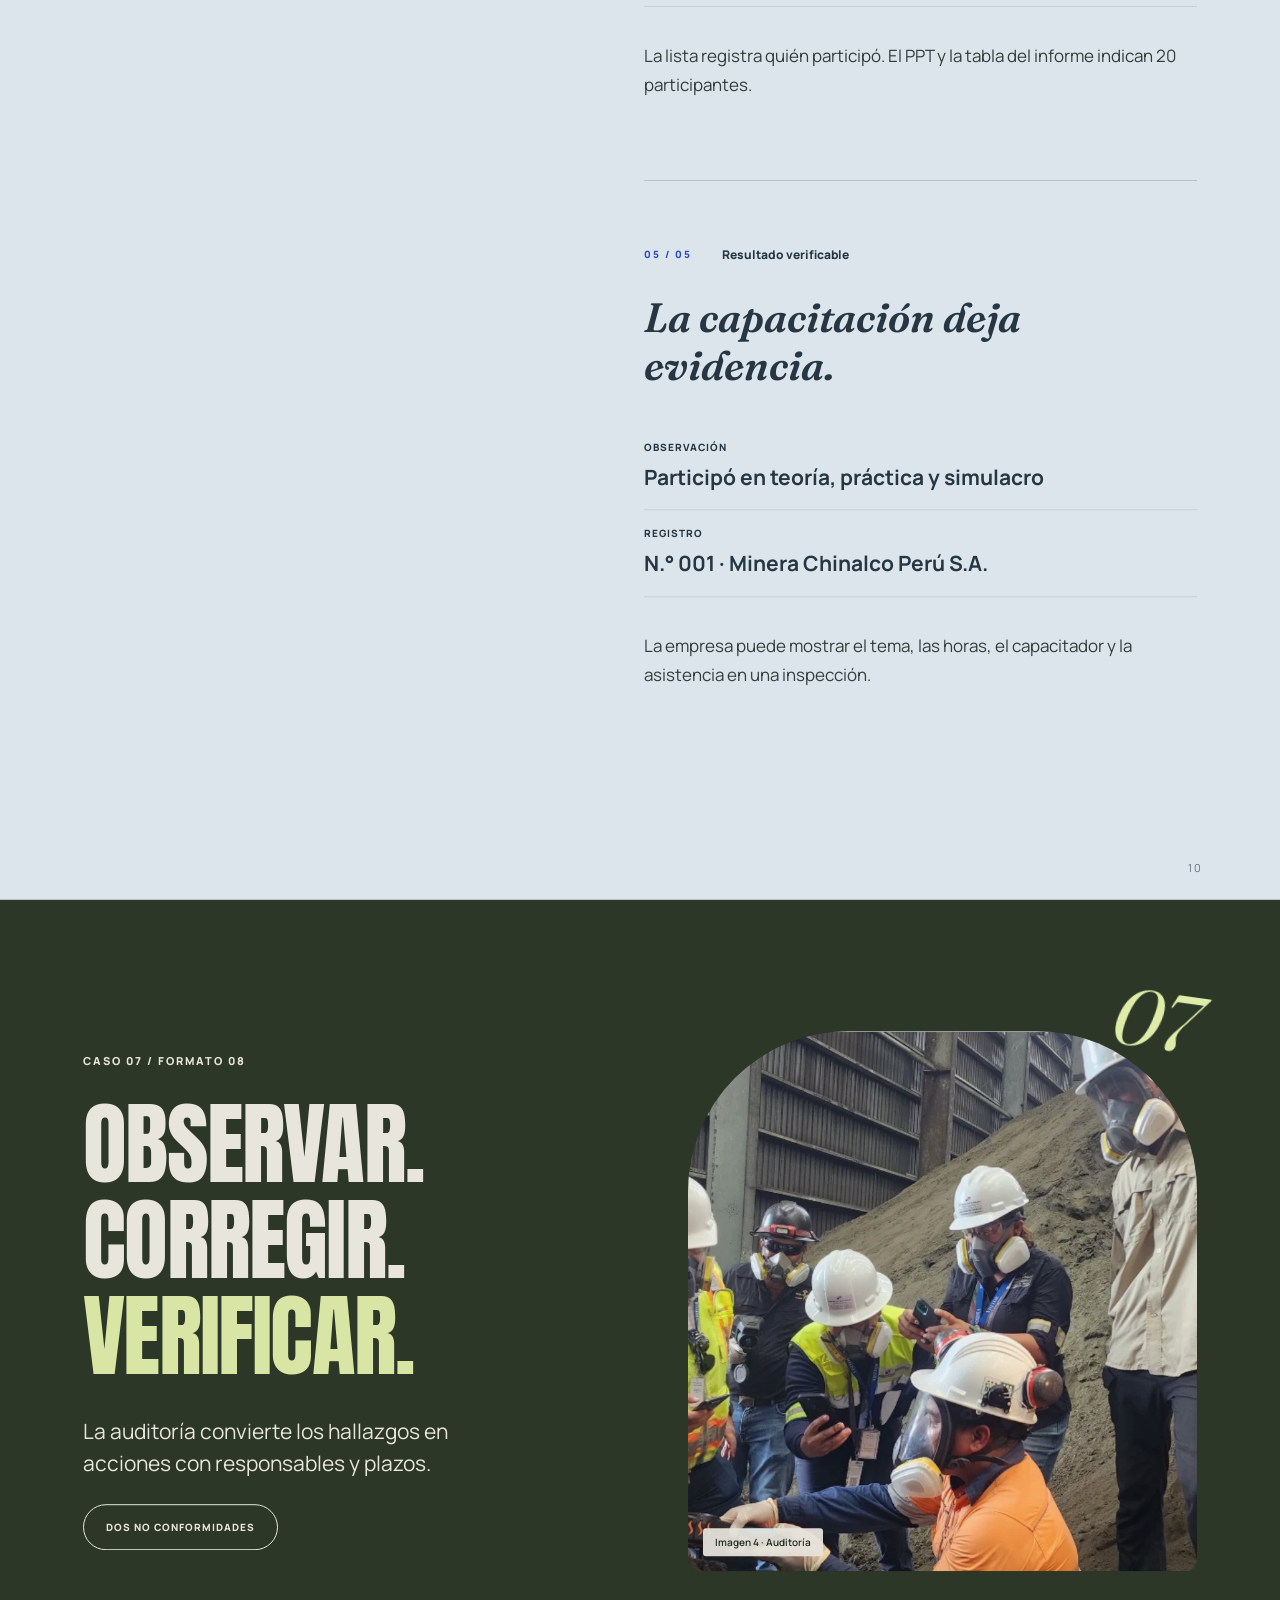
<file: web/sg-sst/site.html>
<!doctype html><html lang="es"><head><meta charset="utf-8"><meta name="viewport" content="width=device-width,initial-scale=1"><meta name="theme-color" content="#eeece3"><meta name="description" content="Una exposición interactiva de los casos 1, 6 y 7 del SG-SST: exámenes médicos, capacitación y auditorías."><title>Registrar es prevenir · Una exposición en movimiento</title><link rel="icon" href="data:image/svg+xml,%3Csvg xmlns='http://www.w3.org/2000/svg' viewBox='0 0 64 64'%3E%3Crect width='64' height='64' rx='18' fill='%232d3727'/%3E%3Ctext x='32' y='44' text-anchor='middle' font-size='32' font-family='Arial' font-weight='900' fill='%23e2edaf'%3ESG%3C/text%3E%3C/svg%3E"><link rel="stylesheet" href="site.css"></head><body>
<a class="skip-link" href="#ruta">Saltar al contenido</a><header class="site-header"><a class="brand" href="#portada"><span class="brand-mark">SG</span><span>SG-SST<small>GRUPO 1 / CHINALCO</small></span></a><nav class="main-nav" aria-label="Apartados"><a href="#ruta">Recorrido</a><a href="#normas">Normas</a><a href="#empresa">Empresa</a><a href="#caso-1">Caso 1</a><a href="#caso-6">Caso 6</a><a href="#caso-7">Caso 7</a><a href="#resumen">Cierre</a></nav><div class="header-actions"><button id="present-button" class="pill" aria-pressed="false">EXPOSITOR <svg class="arrow-icon" viewBox="0 0 24 24" aria-hidden="true"><path d="m5 19 14-14M5 5h14v14" fill="none" stroke="currentColor" stroke-width="1.8" stroke-linecap="round" stroke-linejoin="round"/></svg></button><button id="index-button" class="menu-button" aria-label="Abrir índice (I)"><span></span><span></span></button></div><div id="scroll-progress" role="progressbar" aria-label="Recorrido de la presentación" aria-valuemin="0" aria-valuemax="100" aria-valuenow="0"><span></span></div></header>
<main id="presentation"><section id="portada" class="web-section theme-cream hero " data-section-index="0" aria-label="Registrar es prevenir"><div class="section-inner"><div class="hero-contours" aria-hidden="true"></div><div class="hero-disc" aria-hidden="true"><span>ACTUAR ANTES / CUIDAR SIEMPRE</span></div>
<div class="hero-copy"><p class="eyebrow" data-anim>GRUPO 1 · SEGURIDAD INDUSTRIAL</p><h1><span class="hero-line">LA PREVENCIÓN</span><span class="hero-line">EMPIEZA</span><span class="hero-line hero-emphasis">ANTES.</span></h1><p class="hero-sub" data-anim>La evidencia también protege.<br>Tres casos del SG-SST, una forma de actuar.</p><a class="button primary" href="#ruta" data-anim>Explorar la presentación <span>↓</span></a><div class="hero-meta" data-anim><span>MINERA CHINALCO PERÚ S.A.</span><span>PIURA / 09.10.2026</span></div></div>
<div class="hero-visual"><div class="hero-orbit" aria-hidden="true"></div><button class="hero-portrait" data-image="chinalco-plant" data-title="Planta de Chinalco · fotografía de Horizonte Minero" aria-label="Ampliar imagen de la planta de Chinalco"><img class="hero-person" data-source-image="chinalco-plant" src="assets/chinalco-plant.webp" alt="Planta de Chinalco · fotografía de Horizonte Minero"></button><span class="hero-image-credit">PLANTA · HORIZONTE MINERO</span><div class="hero-ticket"><span>REGISTRAR ES</span><strong>prevenir.</strong><small>R.M. N.° 050-2013-TR</small></div></div><a class="scroll-hint" href="#ruta"><span>DESLIZA PARA DESCUBRIR</span><i>↓</i></a></div><span class="section-number" aria-hidden="true">01</span></section><section id="ruta" class="web-section theme-cream  " data-section-index="1" aria-label="La ruta de la exposición"><div class="section-inner"><div class="section-heading " data-anim><p class="eyebrow">EL RECORRIDO</p><h2>TRES CASOS.<br>UNA MISMA <em>LÓGICA.</em></h2><p class='lead'>Situación → registro → evidencia → decisión.</p></div><div class="photo-fan" aria-label="Operación minera y capacitación en extintores"><div class="fan-card fan-left"><button class="evidence " data-image="chinalco-mine" data-title="Mantenimiento de mina · fotografía oficial de Chinalco Perú" aria-label="Ampliar: Mantenimiento de mina · fotografía oficial de Chinalco Perú"><img data-source-image="chinalco-mine" src="assets/chinalco-mine.webp" alt="Mantenimiento de mina · fotografía oficial de Chinalco Perú" draggable="false"><span class="zoom-corner"><svg class="arrow-icon" viewBox="0 0 24 24" aria-hidden="true"><path d="m5 19 14-14M5 5h14v14" fill="none" stroke="currentColor" stroke-width="1.8" stroke-linecap="round" stroke-linejoin="round"/></svg></span><span class=image-label>OPERACIÓN MINERA</span></button></div><div class="fan-card fan-center"><button class="evidence " data-image="chinalco-plant" data-title="Planta de Chinalco · imagen de contexto de Horizonte Minero" aria-label="Ampliar: Planta de Chinalco · imagen de contexto de Horizonte Minero"><img data-source-image="chinalco-plant" src="assets/chinalco-plant.webp" alt="Planta de Chinalco · imagen de contexto de Horizonte Minero" draggable="false"><span class="zoom-corner"><svg class="arrow-icon" viewBox="0 0 24 24" aria-hidden="true"><path d="m5 19 14-14M5 5h14v14" fill="none" stroke="currentColor" stroke-width="1.8" stroke-linecap="round" stroke-linejoin="round"/></svg></span><span class=image-label>EL CONTEXTO</span></button></div><div class="fan-card fan-right"><button class="evidence " data-image="extinguisher-course" data-title="Capacitación en extintores · fotografía referencial de Mi Radio" aria-label="Ampliar: Capacitación en extintores · fotografía referencial de Mi Radio"><img data-source-image="extinguisher-course" src="assets/extinguisher-course.webp" alt="Capacitación en extintores · fotografía referencial de Mi Radio" draggable="false"><span class="zoom-corner"><svg class="arrow-icon" viewBox="0 0 24 24" aria-hidden="true"><path d="m5 19 14-14M5 5h14v14" fill="none" stroke="currentColor" stroke-width="1.8" stroke-linecap="round" stroke-linejoin="round"/></svg></span><span class=image-label>CAPACITACIÓN</span></button></div><span class="fan-caption">MINERÍA. FORMACIÓN. PREVENCIÓN.</span></div><div class="agenda-grid"><button class="agenda-card" data-goto="2" data-hover-nav data-anim><span class="big-index">01</span><div><h2>Marco normativo</h2><p>La base legal de los registros.</p></div><span class="card-arrow"><svg class="arrow-icon" viewBox="0 0 24 24" aria-hidden="true"><path d="m5 19 14-14M5 5h14v14" fill="none" stroke="currentColor" stroke-width="1.8" stroke-linecap="round" stroke-linejoin="round"/></svg></span></button><button class="agenda-card" data-goto="3" data-hover-nav data-anim><span class="big-index">02</span><div><h2>Una empresa</h2><p>Los mismos datos en los tres casos.</p></div><span class="card-arrow"><svg class="arrow-icon" viewBox="0 0 24 24" aria-hidden="true"><path d="m5 19 14-14M5 5h14v14" fill="none" stroke="currentColor" stroke-width="1.8" stroke-linecap="round" stroke-linejoin="round"/></svg></span></button><button class="agenda-card" data-goto="4" data-hover-nav data-anim><span class="big-index">03</span><div><h2>Evaluar antes</h2><p>Caso 1 · Formato 2</p></div><span class="card-arrow"><svg class="arrow-icon" viewBox="0 0 24 24" aria-hidden="true"><path d="m5 19 14-14M5 5h14v14" fill="none" stroke="currentColor" stroke-width="1.8" stroke-linecap="round" stroke-linejoin="round"/></svg></span></button><button class="agenda-card" data-goto="7" data-hover-nav data-anim><span class="big-index">04</span><div><h2>Formar y practicar</h2><p>Caso 6 · Formato 7</p></div><span class="card-arrow"><svg class="arrow-icon" viewBox="0 0 24 24" aria-hidden="true"><path d="m5 19 14-14M5 5h14v14" fill="none" stroke="currentColor" stroke-width="1.8" stroke-linecap="round" stroke-linejoin="round"/></svg></span></button><button class="agenda-card" data-goto="10" data-hover-nav data-anim><span class="big-index">05</span><div><h2>Auditar y corregir</h2><p>Caso 7 · Formato 8</p></div><span class="card-arrow"><svg class="arrow-icon" viewBox="0 0 24 24" aria-hidden="true"><path d="m5 19 14-14M5 5h14v14" fill="none" stroke="currentColor" stroke-width="1.8" stroke-linecap="round" stroke-linejoin="round"/></svg></span></button><button class="agenda-card" data-goto="14" data-hover-nav data-anim><span class="big-index">06</span><div><h2>Conectar la evidencia</h2><p>Resumen, conclusiones y cierre.</p></div><span class="card-arrow"><svg class="arrow-icon" viewBox="0 0 24 24" aria-hidden="true"><path d="m5 19 14-14M5 5h14v14" fill="none" stroke="currentColor" stroke-width="1.8" stroke-linecap="round" stroke-linejoin="round"/></svg></span></button></div></div><span class="section-number" aria-hidden="true">02</span></section><section id="normas" class="web-section theme-olive  " data-section-index="2" aria-label="Los registros tienen una base legal"><div class="section-inner"><div class="section-heading " data-anim><p class="eyebrow">MARCO NORMATIVO</p><h2>LA PREVENCIÓN<br>TAMBIÉN SE <em>DOCUMENTA.</em></h2></div><div class="law-layout"><div class="law-list"><div class="law-item" data-anim><span>01</span><div><h2>LEY N.° 29783</h2><p>Establece deberes de prevención del empleador.</p></div></div><div class="law-item" data-anim><span>02</span><div><h2>D.S. N.° 005-2012-TR</h2><p>El artículo 33 detalla los registros obligatorios.</p></div></div><div class="law-item" data-anim><span>03</span><div><h2>R.M. N.° 050-2013-TR</h2><p>Aprueba los formatos referenciales de los registros.</p></div></div><div class="law-item" data-anim><span>04</span><div><h2>R.M. N.° 312-2011/MINSA</h2><p>Define protocolos y criterios de aptitud médica.</p></div></div></div><div class="legal-document" data-anim><button class="evidence " data-image="law" data-title="Artículo 33 del D.S. N.° 005-2012-TR, registros resaltados" aria-label="Ampliar: Artículo 33 del D.S. N.° 005-2012-TR, registros resaltados"><img src="assets/law.webp" alt="Artículo 33 del D.S. N.° 005-2012-TR, registros resaltados" draggable="false"><span class="zoom-corner" aria-hidden="true"><svg class="arrow-icon" viewBox="0 0 24 24" aria-hidden="true"><path d="m5 19 14-14M5 5h14v14" fill="none" stroke="currentColor" stroke-width="1.8" stroke-linecap="round" stroke-linejoin="round"/></svg></span><span class='image-label'>Figura 1 · Artículo 33</span></button><p>Los registros b), g) y h) sustentan los tres casos.</p></div></div></div><span class="section-number" aria-hidden="true">03</span></section><section id="empresa" class="web-section theme-cream  " data-section-index="3" aria-label="Una empresa, tres registros"><div class="section-inner"><div class="section-heading " data-anim><p class="eyebrow">EL CONTEXTO</p><h2>UNA EMPRESA.<br>TRES <em>REGISTROS.</em></h2></div><div class="company-layout"><div class="company-photo" data-anim><button class="evidence " data-image="company" data-title="Foto grupal del personal de Minera Chinalco, incluida en el PPT" aria-label="Ampliar: Foto grupal del personal de Minera Chinalco, incluida en el PPT"><img src="assets/company.webp" alt="Foto grupal del personal de Minera Chinalco, incluida en el PPT" draggable="false"><span class="zoom-corner" aria-hidden="true"><svg class="arrow-icon" viewBox="0 0 24 24" aria-hidden="true"><path d="m5 19 14-14M5 5h14v14" fill="none" stroke="currentColor" stroke-width="1.8" stroke-linecap="round" stroke-linejoin="round"/></svg></span><span class='image-label'>Imagen 1 · Personal operario</span></button><button class="evidence company-detail" data-image="hero" data-title="Personal y equipos de la minera, imagen incluida en el PPT" aria-label="Ampliar: Personal y equipos de la minera, imagen incluida en el PPT"><img src="assets/hero.webp" alt="Personal y equipos de la minera, imagen incluida en el PPT" draggable="false"><span class="zoom-corner"><svg class="arrow-icon" viewBox="0 0 24 24" aria-hidden="true"><path d="m5 19 14-14M5 5h14v14" fill="none" stroke="currentColor" stroke-width="1.8" stroke-linecap="round" stroke-linejoin="round"/></svg></span><span class=image-label>Imagen del PPT · En operación</span></button></div><div class="company-data" data-anim><div class="company-name">MINERA CHINALCO<br>PERÚ S.A.</div><div class="company-stat"><strong>50</strong><span>TRABAJADORES<br>EN EL CENTRO LABORAL</span></div><div class="fact"><span>RUC</span><strong>20506675457</strong></div><div class="fact"><span>Actividad</span><strong>Minería metálica · cobre</strong></div><div class="fact"><span>Domicilio</span><strong>Av. Santa Cruz N.° 180, primer piso, Torre A. San Isidro, Lima.</strong></div></div></div></div><span class="section-number" aria-hidden="true">04</span></section><section id="caso-1" class="web-section theme-blue  " data-section-index="4" aria-label="Evaluar antes de trabajar en altura"><div class="section-inner"><div class="chapter-layout"><div class="chapter-copy" data-anim><p class="eyebrow">CASO 01 / FORMATO 02</p><h2>ANTES DE<br>SUBIR,<br><span>EVALUAR.</span></h2><p>El examen de ingreso identifica una restricción para trabajar en altura.</p><div class="result-chip">DECISIÓN: REASIGNAR A OFICINA</div></div><div class="chapter-photo" data-anim><button class="evidence " data-image="medical" data-title="Examen médico del trabajador, imagen incluida en el PPT" aria-label="Ampliar: Examen médico del trabajador, imagen incluida en el PPT"><img src="assets/medical.webp" alt="Examen médico del trabajador, imagen incluida en el PPT" draggable="false"><span class="zoom-corner" aria-hidden="true"><svg class="arrow-icon" viewBox="0 0 24 24" aria-hidden="true"><path d="m5 19 14-14M5 5h14v14" fill="none" stroke="currentColor" stroke-width="1.8" stroke-linecap="round" stroke-linejoin="round"/></svg></span><span class='image-label'>Imagen 2 · Evaluación médica</span></button></div><div class="chapter-number" aria-hidden="true">01</div></div></div><span class="section-number" aria-hidden="true">05</span></section><section id="caso-1-logica" class="web-section theme-cream  " data-section-index="5" aria-label="La evaluación conduce a una decisión"><div class="section-inner"><div class="section-heading " data-anim><p class="eyebrow">CASO 01 / LA DECISIÓN PREVENTIVA</p><h2>EVALUAR. RESTRINGIR.<br><em>REUBICAR.</em></h2></div><div class="logic-layout"><div class="logic-main"><div class="flow-cards"><div data-anim><span>01 / SITUACIÓN</span><h2>Un puesto con riesgo de altura.</h2><p>Se contrata a un ingeniero para trabajar en altura.</p></div><div data-anim><span>02 / HALLAZGO</span><h2>El examen detecta una restricción.</h2><p>La condición médica impide realizar ese trabajo.</p></div><div data-anim><span>03 / DECISIÓN</span><h2>La oficina elimina esa exposición.</h2><p>Se reasigna al trabajador antes de exponerlo al riesgo de caída.</p></div></div></div><div class="logic-aside" data-anim><button class="evidence " data-image="case1" data-title="Enunciado del Caso 1" aria-label="Ampliar: Enunciado del Caso 1"><img src="assets/case1.webp" alt="Enunciado del Caso 1" draggable="false"><span class="zoom-corner" aria-hidden="true"><svg class="arrow-icon" viewBox="0 0 24 24" aria-hidden="true"><path d="m5 19 14-14M5 5h14v14" fill="none" stroke="currentColor" stroke-width="1.8" stroke-linecap="round" stroke-linejoin="round"/></svg></span><span class='image-label'>Figura 2 · Enunciado</span></button><div class="reason-box"><span>¿POR QUÉ EL FORMATO 2?</span><p>Registra tipo de examen, fecha, aptitud y restricciones.</p></div></div></div></div><span class="section-number" aria-hidden="true">06</span></section><section id="formato-2" class="web-section theme-sand  format-section" data-section-index="6" aria-label="Cómo se llenó el Formato 2"><div class="section-inner"><div class="section-heading" data-anim><p class="eyebrow">CASO 01 / EL REGISTRO RESUELTO</p><h2>FORMATO <em>02</em></h2><p class="lead">Exámenes médicos ocupacionales</p></div><div class="format-scroll" data-format="2"><aside class="format-sticky"><div class="format-paper"><div class="document-top"><span>O5.2.0.FO11</span><span>REGISTRO 001</span></div><button class="evidence document-image" data-image="format2" data-title="Registro original del Formato 2" aria-label="Ampliar: Registro original del Formato 2"><img src="assets/format2.webp" alt="Registro original del Formato 2" draggable="false"><span class="zoom-corner"><svg class="arrow-icon" viewBox="0 0 24 24" aria-hidden="true"><path d="m5 19 14-14M5 5h14v14" fill="none" stroke="currentColor" stroke-width="1.8" stroke-linecap="round" stroke-linejoin="round"/></svg></span></button><div class="document-actions"><button class="button primary" data-view="2">Explorar registro <svg class="arrow-icon" viewBox="0 0 24 24" aria-hidden="true"><path d="m5 19 14-14M5 5h14v14" fill="none" stroke="currentColor" stroke-width="1.8" stroke-linecap="round" stroke-linejoin="round"/></svg></button><a class="button outline" href="https://docs.google.com/spreadsheets/d/1dfdGAIqMdnXnEydWuhijhV5HpGcXEtei/edit?usp=sharing&amp;ouid=112145322554055996042&amp;rtpof=true&amp;sd=true" target="_blank" rel="noopener noreferrer">Google Sheets <svg class="arrow-icon" viewBox="0 0 24 24" aria-hidden="true"><path d="m5 19 14-14M5 5h14v14" fill="none" stroke="currentColor" stroke-width="1.8" stroke-linecap="round" stroke-linejoin="round"/></svg></a></div></div><div class="format-route"><span>LECTURA GUIADA</span><nav aria-label="Pasos del Formato 2"><a href="#f2-paso-0" class="format-step-link" data-format-step="2:0" aria-label="Ir al paso 1: Tipo y fecha">01</a><a href="#f2-paso-1" class="format-step-link" data-format-step="2:1" aria-label="Ir al paso 2: Trabajador y puesto">02</a><a href="#f2-paso-2" class="format-step-link" data-format-step="2:2" aria-label="Ir al paso 3: Aptitud y restricción">03</a><a href="#f2-paso-3" class="format-step-link" data-format-step="2:3" aria-label="Ir al paso 4: Vigencia y observación">04</a><a href="#f2-paso-4" class="format-step-link" data-format-step="2:4" aria-label="Ir al paso 5: Resultado preventivo">05</a></nav></div><p class="format-hint">Desplázate para recorrer los cinco pasos.<br>Pulsa el documento para ampliarlo.</p></aside><div class="reading-steps"><article id="f2-paso-0" class="reading-step" data-step-index="0"><div data-anim><p class="step-kicker"><span>01 / 05</span>Tipo y fecha</p><h3>Primero se registra el ingreso.</h3><dl><div class="reading-field"><dt>Tipo de examen</dt><dd>Ingreso (I)</dd></div><div class="reading-field"><dt>Realización</dt><dd>22/09/2026</dd></div></dl><p class="reading-why">El examen se realizó antes del inicio de labores, registrado para el 01/10/2026.</p></div></article><article id="f2-paso-1" class="reading-step" data-step-index="1"><div data-anim><p class="step-kicker"><span>02 / 05</span>Trabajador y puesto</p><h3>Se identifica a quién y para qué puesto.</h3><dl><div class="reading-field"><dt>Trabajador</dt><dd>Carlos Alberto Ramírez Torres · 32 años</dd></div><div class="reading-field"><dt>Puesto</dt><dd>Ingeniero de mantenimiento mecánico (mina)</dd></div></dl><p class="reading-why">La evaluación se relaciona con los riesgos del puesto previsto: trabajo en altura.</p></div></article><article id="f2-paso-2" class="reading-step" data-step-index="2"><div data-anim><p class="step-kicker"><span>03 / 05</span>Aptitud y restricción</p><h3>Apto con restricciones no significa no apto.</h3><dl><div class="reading-field"><dt>Aptitud</dt><dd>Apto con restricciones</dd></div><div class="reading-field"><dt>Restricción</dt><dd>No realizar trabajos en altura</dd></div></dl><p class="reading-why">La restricción se cumple mediante la reasignación a labores de oficina.</p></div></article><article id="f2-paso-3" class="reading-step" data-step-index="3"><div data-anim><p class="step-kicker"><span>04 / 05</span>Vigencia y observación</p><h3>La vigencia también debe controlarse.</h3><dl><div class="reading-field"><dt>Vencimiento registrado</dt><dd>22/09/2027</dd></div><div class="reading-field"><dt>Observaciones de NO APTO</dt><dd>NA</dd></div></dl><p class="reading-why">Se usa NA porque el trabajador no fue declarado no apto. La fecha corresponde al registro del caso.</p></div></article><article id="f2-paso-4" class="reading-step" data-step-index="4"><div data-anim><p class="step-kicker"><span>05 / 05</span>Resultado preventivo</p><h3>La decisión evita la exposición al riesgo.</h3><dl><div class="reading-field"><dt>Área registrada</dt><dd>Oficina de Ingeniería (reasignado)</dd></div><div class="reading-field"><dt>Resultado</dt><dd>Evaluar → restringir → reubicar</dd></div></dl><p class="reading-why">El registro acredita la evaluación y la decisión preventiva antes de exponer al trabajador a una caída.</p></div></article></div></div></div><span class="section-number" aria-hidden="true">07</span></section><section id="caso-6" class="web-section theme-mint  " data-section-index="7" aria-label="Aprender y practicar con extintores"><div class="section-inner"><div class="chapter-layout"><div class="chapter-copy" data-anim><p class="eyebrow">CASO 06 / FORMATO 07</p><h2>APRENDER.<br>PRACTICAR.<br><span>RESPONDER.</span></h2><p>La capacitación y el simulacro preparan al personal para un incendio.</p><div class="result-chip">TEORÍA + PRÁCTICA + SIMULACRO</div></div><div class="chapter-photo" data-anim><button class="evidence " data-image="training" data-title="Capacitación práctica en el uso de extintores, incluida en el PPT" aria-label="Ampliar: Capacitación práctica en el uso de extintores, incluida en el PPT"><img src="assets/training.webp" alt="Capacitación práctica en el uso de extintores, incluida en el PPT" draggable="false"><span class="zoom-corner" aria-hidden="true"><svg class="arrow-icon" viewBox="0 0 24 24" aria-hidden="true"><path d="m5 19 14-14M5 5h14v14" fill="none" stroke="currentColor" stroke-width="1.8" stroke-linecap="round" stroke-linejoin="round"/></svg></span><span class='image-label'>Imagen 3 · Práctica con extintores</span></button></div><div class="chapter-number" aria-hidden="true">06</div></div></div><span class="section-number" aria-hidden="true">08</span></section><section id="caso-6-logica" class="web-section theme-cream  " data-section-index="8" aria-label="La formación necesita evidencia"><div class="section-inner"><div class="section-heading " data-anim><p class="eyebrow">CASO 06 / EVIDENCIA DE FORMACIÓN</p><h2>NO BASTA CON CAPACITAR.<br>HAY QUE <em>REGISTRAR.</em></h2></div><div class="training-layout"><div class="training-main" data-anim><div class="hour-grid"><div><strong>2h</strong><span>TEORÍA</span></div><div><strong>1h</strong><span>PRÁCTICA</span></div><div><strong>1h</strong><span>SIMULACRO</span></div></div><p class="big-copy">Un registro reúne el tema, el capacitador, las horas y la lista de asistentes.</p><div class="participant-bar"><strong>20</strong><span>PARTICIPANTES<br>CON DATOS Y FIRMA</span></div></div><div class="logic-aside" data-anim><button class="evidence " data-image="case67" data-title="Enunciado de los Casos 6 y 7" aria-label="Ampliar: Enunciado de los Casos 6 y 7"><img src="assets/case67.webp" alt="Enunciado de los Casos 6 y 7" draggable="false"><span class="zoom-corner" aria-hidden="true"><svg class="arrow-icon" viewBox="0 0 24 24" aria-hidden="true"><path d="m5 19 14-14M5 5h14v14" fill="none" stroke="currentColor" stroke-width="1.8" stroke-linecap="round" stroke-linejoin="round"/></svg></span><span class='image-label'>Figura 4 · Enunciado</span></button><div class="reason-box"><span>¿POR QUÉ EL FORMATO 7?</span><p>Evidencia inducción, capacitación, entrenamiento y simulacros.</p></div></div></div></div><span class="section-number" aria-hidden="true">09</span></section><section id="formato-7" class="web-section theme-ice  format-section" data-section-index="9" aria-label="Cómo se llenó el Formato 7"><div class="section-inner"><div class="section-heading" data-anim><p class="eyebrow">CASO 06 / EL REGISTRO RESUELTO</p><h2>FORMATO <em>07</em></h2><p class="lead">Inducción, capacitación y simulacros</p></div><div class="format-scroll" data-format="7"><aside class="format-sticky"><div class="format-paper"><div class="document-top"><span>O5.2.0.FO15</span><span>REGISTRO 001</span></div><button class="evidence document-image" data-image="format7" data-title="Registro original del Formato 7" aria-label="Ampliar: Registro original del Formato 7"><img src="assets/format7.webp" alt="Registro original del Formato 7" draggable="false"><span class="zoom-corner"><svg class="arrow-icon" viewBox="0 0 24 24" aria-hidden="true"><path d="m5 19 14-14M5 5h14v14" fill="none" stroke="currentColor" stroke-width="1.8" stroke-linecap="round" stroke-linejoin="round"/></svg></span></button><div class="document-actions"><button class="button primary" data-view="7">Explorar registro <svg class="arrow-icon" viewBox="0 0 24 24" aria-hidden="true"><path d="m5 19 14-14M5 5h14v14" fill="none" stroke="currentColor" stroke-width="1.8" stroke-linecap="round" stroke-linejoin="round"/></svg></button><a class="button outline" href="https://docs.google.com/spreadsheets/d/1wfGL-WOqyl02a5UnGWo-ubaqN32m7rAN/edit?usp=sharing&amp;ouid=112145322554055996042&amp;rtpof=true&amp;sd=true" target="_blank" rel="noopener noreferrer">Google Sheets <svg class="arrow-icon" viewBox="0 0 24 24" aria-hidden="true"><path d="m5 19 14-14M5 5h14v14" fill="none" stroke="currentColor" stroke-width="1.8" stroke-linecap="round" stroke-linejoin="round"/></svg></a></div></div><div class="format-route"><span>LECTURA GUIADA</span><nav aria-label="Pasos del Formato 7"><a href="#f7-paso-0" class="format-step-link" data-format-step="7:0" aria-label="Ir al paso 1: Actividad registrada">01</a><a href="#f7-paso-1" class="format-step-link" data-format-step="7:1" aria-label="Ir al paso 2: Fecha y responsable">02</a><a href="#f7-paso-2" class="format-step-link" data-format-step="7:2" aria-label="Ir al paso 3: Horas de formación">03</a><a href="#f7-paso-3" class="format-step-link" data-format-step="7:3" aria-label="Ir al paso 4: Lista de participantes">04</a><a href="#f7-paso-4" class="format-step-link" data-format-step="7:4" aria-label="Ir al paso 5: Resultado verificable">05</a></nav></div><p class="format-hint">Desplázate para recorrer los cinco pasos.<br>Pulsa el documento para ampliarlo.</p></aside><div class="reading-steps"><article id="f7-paso-0" class="reading-step" data-step-index="0"><div data-anim><p class="step-kicker"><span>01 / 05</span>Actividad registrada</p><h3>Dos actividades, un registro.</h3><dl><div class="reading-field"><dt>Casillas marcadas</dt><dd>Capacitación + Simulacro de emergencia</dd></div><div class="reading-field"><dt>Tema</dt><dd>Uso y manejo de extintores portátiles</dd></div></dl><p class="reading-why">El formato incluye inducción, capacitación, entrenamiento y simulacros; en este caso se registran capacitación y simulacro.</p></div></article><article id="f7-paso-1" class="reading-step" data-step-index="1"><div data-anim><p class="step-kicker"><span>02 / 05</span>Fecha y responsable</p><h3>La actividad tiene fecha y capacitador.</h3><dl><div class="reading-field"><dt>Fecha</dt><dd>25/09/2026</dd></div><div class="reading-field"><dt>Capacitador</dt><dd>Ing. Jorge Luis Paredes Salazar · SSOMA</dd></div></dl><p class="reading-why">Identificar a la persona que impartió la actividad permite verificar quién la desarrolló.</p></div></article><article id="f7-paso-2" class="reading-step" data-step-index="2"><div data-anim><p class="step-kicker"><span>03 / 05</span>Horas de formación</p><h3>Las cuatro horas tienen una distribución.</h3><dl><div class="reading-field"><dt>Teoría</dt><dd>2 horas</dd></div><div class="reading-field"><dt>Práctica + simulacro</dt><dd>1 hora + 1 hora</dd></div></dl><p class="reading-why">El total es 4 horas: teoría, práctica con extintores y simulacro de incendio.</p></div></article><article id="f7-paso-3" class="reading-step" data-step-index="3"><div data-anim><p class="step-kicker"><span>04 / 05</span>Lista de participantes</p><h3>La asistencia se acredita con nombres y firmas.</h3><dl><div class="reading-field"><dt>Participantes</dt><dd>20 trabajadores de 13 áreas</dd></div><div class="reading-field"><dt>Evidencia</dt><dd>Apellidos, nombres, DNI, área y firma</dd></div></dl><p class="reading-why">La lista registra quién participó. El PPT y la tabla del informe indican 20 participantes.</p></div></article><article id="f7-paso-4" class="reading-step" data-step-index="4"><div data-anim><p class="step-kicker"><span>05 / 05</span>Resultado verificable</p><h3>La capacitación deja evidencia.</h3><dl><div class="reading-field"><dt>Observación</dt><dd>Participó en teoría, práctica y simulacro</dd></div><div class="reading-field"><dt>Registro</dt><dd>N.° 001 · Minera Chinalco Perú S.A.</dd></div></dl><p class="reading-why">La empresa puede mostrar el tema, las horas, el capacitador y la asistencia en una inspección.</p></div></article></div></div></div><span class="section-number" aria-hidden="true">10</span></section><section id="caso-7" class="web-section theme-olive  " data-section-index="10" aria-label="Auditar para corregir"><div class="section-inner"><div class="chapter-layout"><div class="chapter-copy" data-anim><p class="eyebrow">CASO 07 / FORMATO 08</p><h2>OBSERVAR.<br>CORREGIR.<br><span>VERIFICAR.</span></h2><p>La auditoría convierte los hallazgos en acciones con responsables y plazos.</p><div class="result-chip">DOS NO CONFORMIDADES</div></div><div class="chapter-photo audit-photo" data-anim><button class="evidence " data-image="audit" data-title="Auditoría en la minera, imagen incluida en el PPT" aria-label="Ampliar: Auditoría en la minera, imagen incluida en el PPT"><img src="assets/audit.webp" alt="Auditoría en la minera, imagen incluida en el PPT" draggable="false"><span class="zoom-corner" aria-hidden="true"><svg class="arrow-icon" viewBox="0 0 24 24" aria-hidden="true"><path d="m5 19 14-14M5 5h14v14" fill="none" stroke="currentColor" stroke-width="1.8" stroke-linecap="round" stroke-linejoin="round"/></svg></span><span class='image-label'>Imagen 4 · Auditoría</span></button></div><div class="chapter-number" aria-hidden="true">07</div></div></div><span class="section-number" aria-hidden="true">11</span></section><section id="caso-7-hallazgos" class="web-section theme-cream  " data-section-index="11" aria-label="Dos hallazgos con distinto alcance"><div class="section-inner"><div class="section-heading " data-anim><p class="eyebrow">CASO 07 / LOS HALLAZGOS</p><h2>DOS INCUMPLIMIENTOS.<br>DISTINTO <em>ALCANCE.</em></h2></div><div class="finding-grid"><article class="finding major" data-anim><div class="finding-top"><span>NC 01</span><span>MAYOR</span></div><strong class="finding-number">12<span>+ MESES</span></strong><h2>Monitoreos sin actualizar.</h2><p>Ruido, polvo, iluminación y agentes químicos. Afecta el control de los riesgos de la operación.</p></article><article class="finding minor" data-anim><div class="finding-top"><span>NC 02</span><span>MENOR</span></div><strong class="finding-number">01<span>EXTINTOR</span></strong><h2>Un control puntual incumplido.</h2><p>Extintor PQS ABC de 9 kg en el almacén general, sin revisión dentro del plazo.</p></article></div><div class="bottom-insight" data-anim><span>LA DEBILIDAD COMÚN</span><p>Falta de seguimiento programado.</p></div></div><span class="section-number" aria-hidden="true">12</span></section><section id="formato-8" class="web-section theme-lavender  format-section" data-section-index="12" aria-label="Cómo se llenó el Formato 8"><div class="section-inner"><div class="section-heading" data-anim><p class="eyebrow">CASO 07 / EL REGISTRO RESUELTO</p><h2>FORMATO <em>08</em></h2><p class="lead">Auditorías del SG-SST</p></div><div class="format-scroll" data-format="8"><aside class="format-sticky"><div class="format-paper"><div class="document-top"><span>O5.2.0.FO16</span><span>REGISTRO 001</span></div><button class="evidence document-image" data-image="format8" data-title="Registro original del Formato 8" aria-label="Ampliar: Registro original del Formato 8"><img src="assets/format8.webp" alt="Registro original del Formato 8" draggable="false"><span class="zoom-corner"><svg class="arrow-icon" viewBox="0 0 24 24" aria-hidden="true"><path d="m5 19 14-14M5 5h14v14" fill="none" stroke="currentColor" stroke-width="1.8" stroke-linecap="round" stroke-linejoin="round"/></svg></span></button><div class="document-actions"><button class="button primary" data-view="8">Explorar registro <svg class="arrow-icon" viewBox="0 0 24 24" aria-hidden="true"><path d="m5 19 14-14M5 5h14v14" fill="none" stroke="currentColor" stroke-width="1.8" stroke-linecap="round" stroke-linejoin="round"/></svg></button><a class="button outline" href="https://docs.google.com/spreadsheets/d/16TgEx0DV49utu98v85XKixgbDCwXO7o9/edit?usp=sharing&amp;ouid=112145322554055996042&amp;rtpof=true&amp;sd=true" target="_blank" rel="noopener noreferrer">Google Sheets <svg class="arrow-icon" viewBox="0 0 24 24" aria-hidden="true"><path d="m5 19 14-14M5 5h14v14" fill="none" stroke="currentColor" stroke-width="1.8" stroke-linecap="round" stroke-linejoin="round"/></svg></a></div></div><div class="format-route"><span>LECTURA GUIADA</span><nav aria-label="Pasos del Formato 8"><a href="#f8-paso-0" class="format-step-link" data-format-step="8:0" aria-label="Ir al paso 1: Auditores">01</a><a href="#f8-paso-1" class="format-step-link" data-format-step="8:1" aria-label="Ir al paso 2: Fechas y alcance">02</a><a href="#f8-paso-2" class="format-step-link" data-format-step="8:2" aria-label="Ir al paso 3: No conformidades">03</a><a href="#f8-paso-3" class="format-step-link" data-format-step="8:3" aria-label="Ir al paso 4: Acción y plazo">04</a><a href="#f8-paso-4" class="format-step-link" data-format-step="8:4" aria-label="Ir al paso 5: Documentos de cierre">05</a></nav></div><p class="format-hint">Desplázate para recorrer los cinco pasos.<br>Pulsa el documento para ampliarlo.</p></aside><div class="reading-steps"><article id="f8-paso-0" class="reading-step" data-step-index="0"><div data-anim><p class="step-kicker"><span>01 / 05</span>Auditores</p><h3>La auditoría identifica a sus responsables.</h3><dl><div class="reading-field"><dt>Auditor 1</dt><dd>Ing. Walter M. Cornejo Bustamante</dd></div><div class="reading-field"><dt>Auditor 2</dt><dd>Lic. Karina E. Ayala Domínguez</dd></div></dl><p class="reading-why">El registro identifica a los auditores y sus números de registro, junto con los procesos revisados.</p></div></article><article id="f8-paso-1" class="reading-step" data-step-index="1"><div data-anim><p class="step-kicker"><span>02 / 05</span>Fechas y alcance</p><h3>Cada fecha se vincula con un proceso.</h3><dl><div class="reading-field"><dt>28/09/2026</dt><dd>Monitoreo de agentes de riesgo · mina y planta</dd></div><div class="reading-field"><dt>29/09/2026</dt><dd>Inspección de extintores · almacén</dd></div></dl><p class="reading-why">Se incluyen los responsables del proceso: Luis Fernando Montes Rivera y Óscar Daniel Fuentes Paredes.</p></div></article><article id="f8-paso-2" class="reading-step" data-step-index="2"><div data-anim><p class="step-kicker"><span>03 / 05</span>No conformidades</p><h3>Se registran dos incumplimientos.</h3><dl><div class="reading-field"><dt>NC 1 · Mayor</dt><dd>Monitoreos sin actualizar por más de 12 meses</dd></div><div class="reading-field"><dt>NC 2 · Menor</dt><dd>Un extintor sin revisión en el plazo</dd></div></dl><p class="reading-why">El caso clasifica el primero como mayor por su alcance general y el segundo como menor por ser puntual.</p></div></article><article id="f8-paso-3" class="reading-step" data-step-index="3"><div data-anim><p class="step-kicker"><span>04 / 05</span>Acción y plazo</p><h3>El hallazgo necesita una corrección verificable.</h3><dl><div class="reading-field"><dt>NC 1</dt><dd>30/10/2026 · En ejecución</dd></div><div class="reading-field"><dt>NC 2</dt><dd>09/10/2026 · Pendiente</dd></div></dl><p class="reading-why">Cada acción tiene causa, medida, responsable, plazo y estado; el plan se explica en la siguiente pantalla.</p></div></article><article id="f8-paso-4" class="reading-step" data-step-index="4"><div data-anim><p class="step-kicker"><span>05 / 05</span>Documentos de cierre</p><h3>El registro se acompaña de evidencia.</h3><dl><div class="reading-field"><dt>Adjunto 1</dt><dd>Informe de auditoría con hallazgos y firma</dd></div><div class="reading-field"><dt>Adjunto 2</dt><dd>Plan de acción para el cierre de las NC</dd></div></dl><p class="reading-why">Corregir el problema y verificar el resultado son parte del seguimiento del plan de acción.</p></div></article></div></div></div><span class="section-number" aria-hidden="true">13</span></section><section id="plan-accion" class="web-section theme-navy  " data-section-index="13" aria-label="Cerrar una no conformidad exige seguimiento"><div class="section-inner"><div class="section-heading " data-anim><p class="eyebrow">CASO 07 / EL PLAN DE ACCIÓN</p><h2>UN HALLAZGO<br>NO SE CIERRA <em>SOLO.</em></h2></div>
<div class="action-grid"><article class="action-card" data-anim><div class="action-label"><span>NC 01 / MAYOR</span><span class="status orange-status">EN EJECUCIÓN</span></div><h2>Actualizar el monitoreo.</h2><dl><dt>CAUSA</dt><dd>No hay cronograma anual aprobado ni responsable de seguimiento.</dd><dt>MEDIDAS</dt><dd>Contratar laboratorio acreditado, actualizar registros, informar al Comité de SST y aprobar un cronograma anual.</dd></dl><div class="action-owner"><span>ING. LUIS F. MONTES RIVERA</span><strong>30.10.2026</strong></div></article><article class="action-card" data-anim><div class="action-label"><span>NC 02 / MENOR</span><span class="status yellow-status">PENDIENTE</span></div><h2>Restablecer la revisión.</h2><dl><dt>CAUSA</dt><dd>Falta de control del cronograma y de verificación por SST.</dd><dt>MEDIDAS</dt><dd>Inspeccionar y dar mantenimiento, actualizar la tarjeta e implementar una lista de verificación mensual.</dd></dl><div class="action-owner"><span>ING. ÓSCAR D. FUENTES PAREDES</span><strong>09.10.2026</strong></div></article></div><p class="action-footnote">Descripción → causa → medida → responsable → plazo → estado</p>
</div><span class="section-number" aria-hidden="true">14</span></section><section id="resumen" class="web-section theme-rose  " data-section-index="14" aria-label="Tres formatos, tres evidencias"><div class="section-inner"><div class="section-heading " data-anim><p class="eyebrow">LO QUE CONECTA LOS CASOS</p><h2>CADA CASO DEJA<br>UNA <em>EVIDENCIA.</em></h2></div><div class="summary-grid"><button class="summary-card" data-goto="6" data-hover-nav data-anim><span>CASO 01</span><strong>02</strong><h2>Evaluación médica</h2><p>Aptitud con restricciones y reasignación.</p><i>EXAMEN → DECISIÓN <svg class="arrow-icon" viewBox="0 0 24 24" aria-hidden="true"><path d="m5 19 14-14M5 5h14v14" fill="none" stroke="currentColor" stroke-width="1.8" stroke-linecap="round" stroke-linejoin="round"/></svg></i></button><button class="summary-card" data-goto="9" data-hover-nav data-anim><span>CASO 06</span><strong>07</strong><h2>Formación</h2><p>20 participantes, 4 horas y lista firmada.</p><i>ACTIVIDAD → EVIDENCIA <svg class="arrow-icon" viewBox="0 0 24 24" aria-hidden="true"><path d="m5 19 14-14M5 5h14v14" fill="none" stroke="currentColor" stroke-width="1.8" stroke-linecap="round" stroke-linejoin="round"/></svg></i></button><button class="summary-card" data-goto="12" data-hover-nav data-anim><span>CASO 07</span><strong>08</strong><h2>Auditoría</h2><p>Dos no conformidades y su plan de acción.</p><i>HALLAZGO → CORRECCIÓN <svg class="arrow-icon" viewBox="0 0 24 24" aria-hidden="true"><path d="m5 19 14-14M5 5h14v14" fill="none" stroke="currentColor" stroke-width="1.8" stroke-linecap="round" stroke-linejoin="round"/></svg></i></button></div><p class="summary-note">Mismo empleador: Minera Chinalco Perú S.A. / Registro N.° 001</p></div><span class="section-number" aria-hidden="true">15</span></section><section id="conclusiones" class="web-section theme-cream  " data-section-index="15" aria-label="Documentar permite demostrar y actuar"><div class="section-inner"><div class="section-heading " data-anim><p class="eyebrow">CONCLUSIONES</p><h2>LA EVIDENCIA<br>PERMITE <em>ACTUAR.</em></h2></div><div class="conclusion-list"><div data-anim><span>01</span><h2>Elegir el formato correcto.</h2><p>Cada situación exige un registro que corresponda a la actividad.</p></div><div data-anim><span>02</span><h2>Completar la evidencia.</h2><p>Fecha, responsable y firma cuando corresponde.</p></div><div data-anim><span>03</span><h2>Prevenir antes de exponer.</h2><p>El examen de ingreso permitió una reasignación segura.</p></div><div data-anim><span>04</span><h2>Demostrar la formación.</h2><p>La capacitación y el simulacro quedaron documentados.</p></div><div data-anim><span>05</span><h2>Dar seguimiento al hallazgo.</h2><p>Una no conformidad necesita causa, medida, responsable y plazo.</p></div></div></div><span class="section-number" aria-hidden="true">16</span></section><section id="recomendaciones" class="web-section theme-olive  " data-section-index="16" aria-label="Programar, formar y verificar"><div class="section-inner"><div class="section-heading " data-anim><p class="eyebrow">RECOMENDACIONES</p><h2>EL SIGUIENTE PASO<br>ES <em>PROGRAMAR.</em></h2></div><div class="recommendation-grid"><article data-anim><span>01</span><h2>EXÁMENES</h2><p>Programar evaluaciones periódicas y controlar el vencimiento de cada trabajador.</p></article><article data-anim><span>02</span><h2>CAPACITACIÓN</h2><p>Incluir extintores en el plan anual y repetir los simulacros.</p></article><article data-anim><span>03</span><h2>CRONOGRAMAS</h2><p>Aprobar el monitoreo de riesgos y las inspecciones, con responsables.</p></article><article data-anim><span>04</span><h2>SEGUIMIENTO</h2><p>Verificar cada medida del plan hasta que figure como realizada.</p></article></div></div><span class="section-number" aria-hidden="true">17</span></section><section id="equipo" class="web-section theme-cream  " data-section-index="17" aria-label="Gracias y preguntas"><div class="section-inner"><div class="section-heading " data-anim><p class="eyebrow">GRUPO 1 / SEGURIDAD INDUSTRIAL</p><h2>GRACIAS.<br>ABRIMOS LAS <em>PREGUNTAS.</em></h2></div><div class="team-layout"><div class="member-list"><div data-anim><span>01</span><p>Josselyn Ariana Vilas Velásquez</p></div><div data-anim><span>02</span><p>Anderson Jair Varona Osorio</p></div><div data-anim><span>03</span><p>Iilder Branderly Merino Zurita</p></div><div data-anim><span>04</span><p>Francisco Adrianzen Rivera</p></div><div data-anim><span>05</span><p>Luis Felipe Ancajima Sullón</p></div></div><div class="team-art" data-anim><button class="evidence " data-image="thanks" data-title="Imagen de cierre incluida en el PPT" aria-label="Ampliar: Imagen de cierre incluida en el PPT"><img src="assets/thanks.webp" alt="Imagen de cierre incluida en el PPT" draggable="false"><span class="zoom-corner" aria-hidden="true"><svg class="arrow-icon" viewBox="0 0 24 24" aria-hidden="true"><path d="m5 19 14-14M5 5h14v14" fill="none" stroke="currentColor" stroke-width="1.8" stroke-linecap="round" stroke-linejoin="round"/></svg></span></button><p>Seminario de Habilidades Prácticas<br>Docente: Guisela Manira García Ruiz</p></div></div></div><span class="section-number" aria-hidden="true">18</span></section><section id="referencias" class="web-section theme-cream  " data-section-index="18" aria-label="Referencias bibliográficas"><div class="section-inner"><div class="section-heading " data-anim><p class="eyebrow">FUENTES DE LA PRESENTACIÓN</p><h2>LA BASE DE<br>NUESTRO <em>TRABAJO.</em></h2></div><div class="reference-list"><a href="https://cdn.www.gob.pe/uploads/document/file/571762/Ley_N__29783.pdf?v=1585259556" target="_blank" rel="noopener noreferrer" data-anim><span>2011</span><div><h2>Congreso de la República del Perú</h2><p>Ley N.° 29783, Ley de Seguridad y Salud en el Trabajo.</p></div><i><svg class="arrow-icon" viewBox="0 0 24 24" aria-hidden="true"><path d="m5 19 14-14M5 5h14v14" fill="none" stroke="currentColor" stroke-width="1.8" stroke-linecap="round" stroke-linejoin="round"/></svg></i></a><a href="https://www.gob.pe/institucion/presidencia/normas-legales/462577-005-2012-tr" target="_blank" rel="noopener noreferrer" data-anim><span>2012</span><div><h2>Presidencia de la República del Perú</h2><p>D.S. N.° 005-2012-TR, Reglamento de la Ley de Seguridad y Salud en el Trabajo.</p></div><i><svg class="arrow-icon" viewBox="0 0 24 24" aria-hidden="true"><path d="m5 19 14-14M5 5h14v14" fill="none" stroke="currentColor" stroke-width="1.8" stroke-linecap="round" stroke-linejoin="round"/></svg></i></a><a href="https://www.gob.pe/institucion/mtpe/normas-legales/288031-050-2013-tr" target="_blank" rel="noopener noreferrer" data-anim><span>2013</span><div><h2>Ministerio de Trabajo y Promoción del Empleo</h2><p>R.M. N.° 050-2013-TR, formatos referenciales de los registros obligatorios.</p></div><i><svg class="arrow-icon" viewBox="0 0 24 24" aria-hidden="true"><path d="m5 19 14-14M5 5h14v14" fill="none" stroke="currentColor" stroke-width="1.8" stroke-linecap="round" stroke-linejoin="round"/></svg></i></a><a href="https://www.gob.pe/institucion/minsa/normas-legales/243792-312-2011-minsa-MINSA" target="_blank" rel="noopener noreferrer" data-anim><span>2011</span><div><h2>Ministerio de Salud</h2><p>R.M. N.° 312-2011/MINSA, protocolos de exámenes médicos ocupacionales.</p></div><i><svg class="arrow-icon" viewBox="0 0 24 24" aria-hidden="true"><path d="m5 19 14-14M5 5h14v14" fill="none" stroke="currentColor" stroke-width="1.8" stroke-linecap="round" stroke-linejoin="round"/></svg></i></a></div><div class="reference-end"><span>Fuentes bibliográficas incluidas en el nuevo PPT.</span><button class="button" data-goto="0">Volver al inicio <svg class="arrow-icon" viewBox="0 0 24 24" aria-hidden="true"><path d="m5 19 14-14M5 5h14v14" fill="none" stroke="currentColor" stroke-width="1.8" stroke-linecap="round" stroke-linejoin="round"/></svg></button></div></div><span class="section-number" aria-hidden="true">19</span></section></main>
<footer class="site-footer"><a class="brand" href="#portada"><span class="brand-mark">SG</span><span>REGISTRAR ES PREVENIR.</span></a><p>GRUPO 1 · PIURA, 2026</p><div><span>FOTOGRAFÍAS DEL PPT Y FUENTES DE CONTEXTO</span><a href="https://www.horizonteminero.com/minera-chinalco-peru-s-a-realiza-mantenimiento-de-puentes-de-la-carretera-central/" target="_blank" rel="noopener noreferrer">Planta · Horizonte Minero</a><a href="https://www.chinalco.com.pe/sites/default/files/styles/banner_home/public/slider/2023.06.09%20Mantenimiento%20Mina%2009062023-IMG_1834.JPG?itok=vdmvg_GJ" target="_blank" rel="noopener noreferrer">Operación minera · Chinalco Perú</a><a href="https://www.miradiols.cl/wp-content/uploads/2018/09/WhatsApp-Image-2018-08-21-at-13.15.35-4-1.jpeg" target="_blank" rel="noopener noreferrer">Capacitación referencial · Mi Radio</a><a href="#portada">Volver arriba ↑</a></div></footer>
<nav class="section-dots" aria-label="Recorrido vertical"><a href="#portada" aria-label="Ir a Registrar es prevenir" data-section-dot="0"><span>Registrar es prevenir</span></a><a href="#ruta" aria-label="Ir a La ruta de la exposición" data-section-dot="1"><span>La ruta de la exposición</span></a><a href="#normas" aria-label="Ir a Los registros tienen una base legal" data-section-dot="2"><span>Los registros tienen una base legal</span></a><a href="#empresa" aria-label="Ir a Una empresa, tres registros" data-section-dot="3"><span>Una empresa, tres registros</span></a><a href="#caso-1" aria-label="Ir a Evaluar antes de trabajar en altura" data-section-dot="4"><span>Evaluar antes de trabajar en altura</span></a><a href="#caso-1-logica" aria-label="Ir a La evaluación conduce a una decisión" data-section-dot="5"><span>La evaluación conduce a una decisión</span></a><a href="#formato-2" aria-label="Ir a Cómo se llenó el Formato 2" data-section-dot="6"><span>Cómo se llenó el Formato 2</span></a><a href="#caso-6" aria-label="Ir a Aprender y practicar con extintores" data-section-dot="7"><span>Aprender y practicar con extintores</span></a><a href="#caso-6-logica" aria-label="Ir a La formación necesita evidencia" data-section-dot="8"><span>La formación necesita evidencia</span></a><a href="#formato-7" aria-label="Ir a Cómo se llenó el Formato 7" data-section-dot="9"><span>Cómo se llenó el Formato 7</span></a><a href="#caso-7" aria-label="Ir a Auditar para corregir" data-section-dot="10"><span>Auditar para corregir</span></a><a href="#caso-7-hallazgos" aria-label="Ir a Dos hallazgos con distinto alcance" data-section-dot="11"><span>Dos hallazgos con distinto alcance</span></a><a href="#formato-8" aria-label="Ir a Cómo se llenó el Formato 8" data-section-dot="12"><span>Cómo se llenó el Formato 8</span></a><a href="#plan-accion" aria-label="Ir a Cerrar una no conformidad exige seguimiento" data-section-dot="13"><span>Cerrar una no conformidad exige seguimiento</span></a><a href="#resumen" aria-label="Ir a Tres formatos, tres evidencias" data-section-dot="14"><span>Tres formatos, tres evidencias</span></a><a href="#conclusiones" aria-label="Ir a Documentar permite demostrar y actuar" data-section-dot="15"><span>Documentar permite demostrar y actuar</span></a><a href="#recomendaciones" aria-label="Ir a Programar, formar y verificar" data-section-dot="16"><span>Programar, formar y verificar</span></a><a href="#equipo" aria-label="Ir a Gracias y preguntas" data-section-dot="17"><span>Gracias y preguntas</span></a><a href="#referencias" aria-label="Ir a Referencias bibliográficas" data-section-dot="18"><span>Referencias bibliográficas</span></a></nav><div class="reading-position"><span id="current-section">01</span><span>/ 19</span><span id="current-title">Inicio</span></div>
<div class="floating-controls"><button id="previous-section" aria-label="Apartado anterior">↑</button><button id="next-section" aria-label="Apartado siguiente">↓</button><button id="sound-button" aria-label="Activar sonido" aria-pressed="false">♪</button><button id="fullscreen-button" aria-label="Pantalla completa (F)"><svg viewBox="0 0 24 24" aria-hidden="true"><path d="M8 3H3v5m13-5h5v5M3 16v5h5m13-5v5h-5" fill="none" stroke="currentColor" stroke-width="1.7"/></svg></button><button id="tools-button" aria-label="Opciones de presentación">⋯</button></div>
<dialog id="index-dialog" class="index-dialog" aria-labelledby="index-title"><div class="dialog-head"><div><span>EL RECORRIDO</span><h2 id="index-title">¿Por dónde seguimos?</h2></div><button data-close-dialog class="close-button" aria-label="Cerrar índice">×</button></div><div class="index-grid"><a href="#portada" data-index-link><span>01</span><strong>Registrar es prevenir</strong><svg class="arrow-icon" viewBox="0 0 24 24" aria-hidden="true"><path d="m5 19 14-14M5 5h14v14" fill="none" stroke="currentColor" stroke-width="1.8" stroke-linecap="round" stroke-linejoin="round"/></svg></a><a href="#ruta" data-index-link><span>02</span><strong>La ruta de la exposición</strong><svg class="arrow-icon" viewBox="0 0 24 24" aria-hidden="true"><path d="m5 19 14-14M5 5h14v14" fill="none" stroke="currentColor" stroke-width="1.8" stroke-linecap="round" stroke-linejoin="round"/></svg></a><a href="#normas" data-index-link><span>03</span><strong>Los registros tienen una base legal</strong><svg class="arrow-icon" viewBox="0 0 24 24" aria-hidden="true"><path d="m5 19 14-14M5 5h14v14" fill="none" stroke="currentColor" stroke-width="1.8" stroke-linecap="round" stroke-linejoin="round"/></svg></a><a href="#empresa" data-index-link><span>04</span><strong>Una empresa, tres registros</strong><svg class="arrow-icon" viewBox="0 0 24 24" aria-hidden="true"><path d="m5 19 14-14M5 5h14v14" fill="none" stroke="currentColor" stroke-width="1.8" stroke-linecap="round" stroke-linejoin="round"/></svg></a><a href="#caso-1" data-index-link><span>05</span><strong>Evaluar antes de trabajar en altura</strong><svg class="arrow-icon" viewBox="0 0 24 24" aria-hidden="true"><path d="m5 19 14-14M5 5h14v14" fill="none" stroke="currentColor" stroke-width="1.8" stroke-linecap="round" stroke-linejoin="round"/></svg></a><a href="#caso-1-logica" data-index-link><span>06</span><strong>La evaluación conduce a una decisión</strong><svg class="arrow-icon" viewBox="0 0 24 24" aria-hidden="true"><path d="m5 19 14-14M5 5h14v14" fill="none" stroke="currentColor" stroke-width="1.8" stroke-linecap="round" stroke-linejoin="round"/></svg></a><a href="#formato-2" data-index-link><span>07</span><strong>Cómo se llenó el Formato 2</strong><svg class="arrow-icon" viewBox="0 0 24 24" aria-hidden="true"><path d="m5 19 14-14M5 5h14v14" fill="none" stroke="currentColor" stroke-width="1.8" stroke-linecap="round" stroke-linejoin="round"/></svg></a><a href="#caso-6" data-index-link><span>08</span><strong>Aprender y practicar con extintores</strong><svg class="arrow-icon" viewBox="0 0 24 24" aria-hidden="true"><path d="m5 19 14-14M5 5h14v14" fill="none" stroke="currentColor" stroke-width="1.8" stroke-linecap="round" stroke-linejoin="round"/></svg></a><a href="#caso-6-logica" data-index-link><span>09</span><strong>La formación necesita evidencia</strong><svg class="arrow-icon" viewBox="0 0 24 24" aria-hidden="true"><path d="m5 19 14-14M5 5h14v14" fill="none" stroke="currentColor" stroke-width="1.8" stroke-linecap="round" stroke-linejoin="round"/></svg></a><a href="#formato-7" data-index-link><span>10</span><strong>Cómo se llenó el Formato 7</strong><svg class="arrow-icon" viewBox="0 0 24 24" aria-hidden="true"><path d="m5 19 14-14M5 5h14v14" fill="none" stroke="currentColor" stroke-width="1.8" stroke-linecap="round" stroke-linejoin="round"/></svg></a><a href="#caso-7" data-index-link><span>11</span><strong>Auditar para corregir</strong><svg class="arrow-icon" viewBox="0 0 24 24" aria-hidden="true"><path d="m5 19 14-14M5 5h14v14" fill="none" stroke="currentColor" stroke-width="1.8" stroke-linecap="round" stroke-linejoin="round"/></svg></a><a href="#caso-7-hallazgos" data-index-link><span>12</span><strong>Dos hallazgos con distinto alcance</strong><svg class="arrow-icon" viewBox="0 0 24 24" aria-hidden="true"><path d="m5 19 14-14M5 5h14v14" fill="none" stroke="currentColor" stroke-width="1.8" stroke-linecap="round" stroke-linejoin="round"/></svg></a><a href="#formato-8" data-index-link><span>13</span><strong>Cómo se llenó el Formato 8</strong><svg class="arrow-icon" viewBox="0 0 24 24" aria-hidden="true"><path d="m5 19 14-14M5 5h14v14" fill="none" stroke="currentColor" stroke-width="1.8" stroke-linecap="round" stroke-linejoin="round"/></svg></a><a href="#plan-accion" data-index-link><span>14</span><strong>Cerrar una no conformidad exige seguimiento</strong><svg class="arrow-icon" viewBox="0 0 24 24" aria-hidden="true"><path d="m5 19 14-14M5 5h14v14" fill="none" stroke="currentColor" stroke-width="1.8" stroke-linecap="round" stroke-linejoin="round"/></svg></a><a href="#resumen" data-index-link><span>15</span><strong>Tres formatos, tres evidencias</strong><svg class="arrow-icon" viewBox="0 0 24 24" aria-hidden="true"><path d="m5 19 14-14M5 5h14v14" fill="none" stroke="currentColor" stroke-width="1.8" stroke-linecap="round" stroke-linejoin="round"/></svg></a><a href="#conclusiones" data-index-link><span>16</span><strong>Documentar permite demostrar y actuar</strong><svg class="arrow-icon" viewBox="0 0 24 24" aria-hidden="true"><path d="m5 19 14-14M5 5h14v14" fill="none" stroke="currentColor" stroke-width="1.8" stroke-linecap="round" stroke-linejoin="round"/></svg></a><a href="#recomendaciones" data-index-link><span>17</span><strong>Programar, formar y verificar</strong><svg class="arrow-icon" viewBox="0 0 24 24" aria-hidden="true"><path d="m5 19 14-14M5 5h14v14" fill="none" stroke="currentColor" stroke-width="1.8" stroke-linecap="round" stroke-linejoin="round"/></svg></a><a href="#equipo" data-index-link><span>18</span><strong>Gracias y preguntas</strong><svg class="arrow-icon" viewBox="0 0 24 24" aria-hidden="true"><path d="m5 19 14-14M5 5h14v14" fill="none" stroke="currentColor" stroke-width="1.8" stroke-linecap="round" stroke-linejoin="round"/></svg></a><a href="#referencias" data-index-link><span>19</span><strong>Referencias bibliográficas</strong><svg class="arrow-icon" viewBox="0 0 24 24" aria-hidden="true"><path d="m5 19 14-14M5 5h14v14" fill="none" stroke="currentColor" stroke-width="1.8" stroke-linecap="round" stroke-linejoin="round"/></svg></a></div><p class="dialog-foot">Haz clic para entrar. Activa el acceso con el cursor en las opciones.</p></dialog>
<dialog id="tools-dialog" class="tools-dialog" aria-labelledby="tools-title"><div class="dialog-head"><h2 id="tools-title">A tu ritmo.</h2><button data-close-dialog class="close-button" aria-label="Cerrar opciones">×</button></div><label class="setting"><span>Entrar con el cursor<small>Mantén el cursor 0,7 segundos sobre un apartado.</small></span><input type="checkbox" data-setting="hover" checked></label><label class="setting"><span>Puntero de exposición<small>Señala la zona que estás explicando. Atajo: L.</small></span><input type="checkbox" data-setting="laser"></label><label class="setting"><span>Reducir movimiento<small>Lectura con animaciones mínimas.</small></span><input type="checkbox" data-setting="reduced"></label><a class="tool-download" href="index.html" download="Presentacion-SG-SST.html">Guardar la web para usar sin internet ↓</a><div class="shortcuts"><span>↑ ↓ Apartados</span><span>F Pantalla completa</span><span>P Expositor</span><span>I Índice</span><span>L Puntero</span><span>Esc Cerrar</span></div></dialog>
<aside id="presenter-panel" class="presenter-panel" hidden aria-label="Notas privadas del expositor"><div class="presenter-head"><span>EXPOSITOR · NOTAS PRIVADAS</span><button id="close-presenter" aria-label="Cerrar modo expositor">×</button></div><h2 id="notes-title"></h2><p id="presenter-clock">00:00</p><label for="speaker-notes">TU GUÍA PARA ESTA SECCIÓN</label><textarea id="speaker-notes" spellcheck="true"></textarea><div class="notes-next"><span>A CONTINUACIÓN</span><p id="notes-next-title"></p></div><button id="audience-button" class="button primary">Abrir ventana del público <svg class="arrow-icon" viewBox="0 0 24 24" aria-hidden="true"><path d="m5 19 14-14M5 5h14v14" fill="none" stroke="currentColor" stroke-width="1.8" stroke-linecap="round" stroke-linejoin="round"/></svg></button><p class="presenter-tip">Muestra la ventana del público al compartir pantalla. Esta ventana conserva tus notas.</p></aside>
<dialog id="viewer" aria-labelledby="viewer-title"><div class="viewer-shell"><div class="viewer-header"><div><span>EXPLORAR LA EVIDENCIA</span><h2 id="viewer-title"></h2></div><button id="viewer-close" class="close-button" aria-label="Cerrar ampliación">×</button></div><div class="viewer-toolbar"><div id="viewer-tabs"><button id="view-original" class="is-active">Imagen original</button><button id="view-cells">Leer celdas</button></div><div class="zoom-tools"><button id="zoom-out" aria-label="Reducir zoom">−</button><output id="zoom-level">100%</output><button id="zoom-in" aria-label="Ampliar zoom">+</button><button id="zoom-fit">Ajustar</button></div></div><div id="viewer-stage"><div id="viewer-world"></div></div><div class="viewer-bottom"><span>Rueda: zoom · Arrastra: mover · Doble clic: ampliar</span><a id="viewer-sheet-link" target="_blank" rel="noopener noreferrer">Abrir Google Sheets <svg class="arrow-icon" viewBox="0 0 24 24" aria-hidden="true"><path d="m5 19 14-14M5 5h14v14" fill="none" stroke="currentColor" stroke-width="1.8" stroke-linecap="round" stroke-linejoin="round"/></svg></a></div></div></dialog>
<div id="image-cursor" aria-hidden="true">VER</div><div id="laser" aria-hidden="true"></div><div id="toast" role="status"></div>
<script id="site-data" type="application/json">{"sections":[{"id":"portada","title":"Registrar es prevenir","notes":"Presentar el objetivo: demostrar el llenado correcto de tres registros del SG-SST. La exposición usa los casos 1, 6 y 7 de Minera Chinalco Perú S.A. Curso: Seminario de Habilidades Prácticas. Docente: Guisela Manira García Ruiz. Fecha del nuevo PPT: Piura, 9 de octubre de 2026.","format":null},{"id":"ruta","title":"La ruta de la exposición","notes":"Explicar la secuencia: primero normas y empresa; luego el examen médico, la capacitación y la auditoría. Cerrar comparando las evidencias. Mantener el cursor sobre una tarjeta para entrar o hacer clic para avanzar de inmediato.","format":null},{"id":"normas","title":"Los registros tienen una base legal","notes":"Explicar el aporte de cada norma. Abrir la Figura 1 para mostrar el artículo 33 y los registros resaltados: exámenes médicos, capacitación y auditorías. La información reproduce las fuentes aportadas; las referencias completas se encuentran al final.","format":null},{"id":"empresa","title":"Una empresa, tres registros","notes":"Los tres registros pertenecen a la misma empresa. Señalar RUC, domicilio, actividad minera de cobre y 50 trabajadores. Estos datos deben ser coherentes en los tres formatos; no se cambia de empleador entre casos.","format":null},{"id":"caso-1","title":"Evaluar antes de trabajar en altura","notes":"Introducir el caso 1. Se contrata a un ingeniero para trabajar en altura. Antes de iniciar, se realiza el examen médico y se detecta una condición incompatible con ese riesgo. La decisión es reasignarlo a una oficina, tal como indica el caso.","format":null},{"id":"caso-1-logica","title":"La evaluación conduce a una decisión","notes":"Justificar el Formato 2: acredita la evaluación de ingreso y las restricciones aplicables al puesto. Diferenciar el examen, el hallazgo y la decisión del empleador. El objetivo preventivo es evitar la exposición al riesgo de caída.","format":null},{"id":"formato-2","title":"Cómo se llenó el Formato 2","notes":"Recorrer los cinco pasos con las flechas o el cursor. Explicar Ingreso I y fecha, trabajador y cargo, apto con restricciones, prohibición de altura y reasignación. El vencimiento es el consignado en el caso; NA corresponde a observaciones de NO APTO porque no fue declarado no apto. Usar Explorar registro para ampliar la imagen o leer el Excel completo.","format":2},{"id":"caso-6","title":"Aprender y practicar con extintores","notes":"Introducir el caso 6. La empresa realiza capacitación teórica y práctica sobre extintores y un simulacro de incendio. Se debe registrar la actividad y a quienes participaron. La imagen procede del nuevo PPT.","format":null},{"id":"caso-6-logica","title":"La formación necesita evidencia","notes":"Mostrar que las cuatro horas se distribuyen en 2 de teoría, 1 de práctica y 1 de simulacro. Se marcan capacitación y simulacro en un solo formato. La lista firmada es la evidencia de participación. Se usan 20 asistentes, como en el PPT y la tabla del informe.","format":null},{"id":"formato-7","title":"Cómo se llenó el Formato 7","notes":"Recorrer actividades marcadas, fecha y capacitador, cuatro horas, lista de 20 participantes de 13 áreas y evidencia de participación. Distinguir la actividad de la evidencia. El documento original contiene DNI y firmas; la vista de lectura permite ampliar las celdas del Excel.","format":7},{"id":"caso-7","title":"Auditar para corregir","notes":"Introducir el caso 7. La auditoría detecta monitoreos sin actualizar y un extintor sin revisión. El formato no se limita a enumerar problemas: debe permitir su corrección y seguimiento.","format":null},{"id":"caso-7-hallazgos","title":"Dos hallazgos con distinto alcance","notes":"El caso clasifica la NC1 como mayor porque afecta un control general de riesgos; la NC2 como menor porque corresponde a un equipo puntual. No generalizar esta clasificación a todos los casos. Las dos causas revelan falta de seguimiento programado.","format":null},{"id":"formato-8","title":"Cómo se llenó el Formato 8","notes":"Identificar los dos auditores, fechas y procesos auditados. Se cuentan dos no conformidades. Explicar la documentación adjunta: informe de auditoría y plan de acción con causa, medida, responsable, fecha y estado. La siguiente pantalla desarrolla las acciones.","format":8},{"id":"plan-accion","title":"Cerrar una no conformidad exige seguimiento","notes":"La auditoría necesita un plan verificable. Para la NC1, responsable Luis F. Montes Rivera, fecha 30/10/2026, en ejecución. Para la NC2, Óscar D. Fuentes Paredes, 09/10/2026, pendiente. No afirmar que las acciones ya se completaron: esos son los estados de los registros aportados. Resaltar cronogramas y listas mensuales para evitar recurrencia.","format":null},{"id":"resumen","title":"Tres formatos, tres evidencias","notes":"Comparar la función de los registros: examen y decisión preventiva, capacitación y asistencia, auditoría y acciones correctivas. Los tres pertenecen al mismo empleador y al registro 001. Las tarjetas permiten volver a los formatos para responder preguntas.","format":null},{"id":"conclusiones","title":"Documentar permite demostrar y actuar","notes":"Presentar las cinco conclusiones. La documentación sirve cuando es completa y se vincula con decisiones de prevención y seguimiento. Conectar cada conclusión con el caso correspondiente, en lugar de leerla sin explicación.","format":null},{"id":"recomendaciones","title":"Programar, formar y verificar","notes":"Recomendar cuatro líneas de trabajo: exámenes y vencimientos; capacitación anual y simulacros; cronogramas con responsables; seguimiento hasta cerrar medidas. Evitar que las acciones sean solo reacciones inmediatas.","format":null},{"id":"equipo","title":"Gracias y preguntas","notes":"Agradecer y abrir preguntas. La nueva presentación contiene cinco integrantes, que se conservan en esta página. Para responder sobre los casos, usar el índice o las tarjetas del resumen para volver al registro específico.","format":null},{"id":"referencias","title":"Referencias bibliográficas","notes":"Las referencias corresponden a la nueva presentación. Se pueden abrir las fuentes desde los enlaces. También se conserva la relación con la R.M. 050-2013-TR y los formatos 2, 7 y 8. Esta es la última pantalla.","format":null}],"formats":{"2":{"case":"01","name":"Exámenes médicos ocupacionales","code":"O5.2.0.FO11","image":"format2","steps":[{"label":"Tipo y fecha","title":"Primero se registra el ingreso.","fields":[["Tipo de examen","Ingreso (I)"],["Realización","22/09/2026"]],"why":"El examen se realizó antes del inicio de labores, registrado para el 01/10/2026."},{"label":"Trabajador y puesto","title":"Se identifica a quién y para qué puesto.","fields":[["Trabajador","Carlos Alberto Ramírez Torres · 32 años"],["Puesto","Ingeniero de mantenimiento mecánico (mina)"]],"why":"La evaluación se relaciona con los riesgos del puesto previsto: trabajo en altura."},{"label":"Aptitud y restricción","title":"Apto con restricciones no significa no apto.","fields":[["Aptitud","Apto con restricciones"],["Restricción","No realizar trabajos en altura"]],"why":"La restricción se cumple mediante la reasignación a labores de oficina."},{"label":"Vigencia y observación","title":"La vigencia también debe controlarse.","fields":[["Vencimiento registrado","22/09/2027"],["Observaciones de NO APTO","NA"]],"why":"Se usa NA porque el trabajador no fue declarado no apto. La fecha corresponde al registro del caso."},{"label":"Resultado preventivo","title":"La decisión evita la exposición al riesgo.","fields":[["Área registrada","Oficina de Ingeniería (reasignado)"],["Resultado","Evaluar → restringir → reubicar"]],"why":"El registro acredita la evaluación y la decisión preventiva antes de exponer al trabajador a una caída."}],"link":"https://docs.google.com/spreadsheets/d/1dfdGAIqMdnXnEydWuhijhV5HpGcXEtei/edit?usp=sharing&ouid=112145322554055996042&rtpof=true&sd=true"},"7":{"case":"06","name":"Inducción, capacitación y simulacros","code":"O5.2.0.FO15","image":"format7","steps":[{"label":"Actividad registrada","title":"Dos actividades, un registro.","fields":[["Casillas marcadas","Capacitación + Simulacro de emergencia"],["Tema","Uso y manejo de extintores portátiles"]],"why":"El formato incluye inducción, capacitación, entrenamiento y simulacros; en este caso se registran capacitación y simulacro."},{"label":"Fecha y responsable","title":"La actividad tiene fecha y capacitador.","fields":[["Fecha","25/09/2026"],["Capacitador","Ing. Jorge Luis Paredes Salazar · SSOMA"]],"why":"Identificar a la persona que impartió la actividad permite verificar quién la desarrolló."},{"label":"Horas de formación","title":"Las cuatro horas tienen una distribución.","fields":[["Teoría","2 horas"],["Práctica + simulacro","1 hora + 1 hora"]],"why":"El total es 4 horas: teoría, práctica con extintores y simulacro de incendio."},{"label":"Lista de participantes","title":"La asistencia se acredita con nombres y firmas.","fields":[["Participantes","20 trabajadores de 13 áreas"],["Evidencia","Apellidos, nombres, DNI, área y firma"]],"why":"La lista registra quién participó. El PPT y la tabla del informe indican 20 participantes."},{"label":"Resultado verificable","title":"La capacitación deja evidencia.","fields":[["Observación","Participó en teoría, práctica y simulacro"],["Registro","N.° 001 · Minera Chinalco Perú S.A."]],"why":"La empresa puede mostrar el tema, las horas, el capacitador y la asistencia en una inspección."}],"link":"https://docs.google.com/spreadsheets/d/1wfGL-WOqyl02a5UnGWo-ubaqN32m7rAN/edit?usp=sharing&ouid=112145322554055996042&rtpof=true&sd=true"},"8":{"case":"07","name":"Auditorías del SG-SST","code":"O5.2.0.FO16","image":"format8","steps":[{"label":"Auditores","title":"La auditoría identifica a sus responsables.","fields":[["Auditor 1","Ing. Walter M. Cornejo Bustamante"],["Auditor 2","Lic. Karina E. Ayala Domínguez"]],"why":"El registro identifica a los auditores y sus números de registro, junto con los procesos revisados."},{"label":"Fechas y alcance","title":"Cada fecha se vincula con un proceso.","fields":[["28/09/2026","Monitoreo de agentes de riesgo · mina y planta"],["29/09/2026","Inspección de extintores · almacén"]],"why":"Se incluyen los responsables del proceso: Luis Fernando Montes Rivera y Óscar Daniel Fuentes Paredes."},{"label":"No conformidades","title":"Se registran dos incumplimientos.","fields":[["NC 1 · Mayor","Monitoreos sin actualizar por más de 12 meses"],["NC 2 · Menor","Un extintor sin revisión en el plazo"]],"why":"El caso clasifica el primero como mayor por su alcance general y el segundo como menor por ser puntual."},{"label":"Acción y plazo","title":"El hallazgo necesita una corrección verificable.","fields":[["NC 1","30/10/2026 · En ejecución"],["NC 2","09/10/2026 · Pendiente"]],"why":"Cada acción tiene causa, medida, responsable, plazo y estado; el plan se explica en la siguiente pantalla."},{"label":"Documentos de cierre","title":"El registro se acompaña de evidencia.","fields":[["Adjunto 1","Informe de auditoría con hallazgos y firma"],["Adjunto 2","Plan de acción para el cierre de las NC"]],"why":"Corregir el problema y verificar el resultado son parte del seguimiento del plan de acción."}],"link":"https://docs.google.com/spreadsheets/d/16TgEx0DV49utu98v85XKixgbDCwXO7o9/edit?usp=sharing&ouid=112145322554055996042&rtpof=true&sd=true"}},"workbooks":{"2":{"rows":30,"cols":17,"cells":{"A1":{"value":"MINERA CHINALCO PERÚ S.A.","row":1,"col":1,"bold":true,"fill":null},"C1":{"value":"REGISTRO DE EXAMENES MEDICOS OCUPACIONALES","row":1,"col":3,"bold":false,"fill":null},"N1":{"value":"CÓDIGO: O5.2.0.FO11","row":1,"col":14,"bold":false,"fill":null},"N2":{"value":"NÚMERO DE REGISTRO: 001","row":2,"col":14,"bold":false,"fill":null},"A3":{"value":"DATOS DEL EMPLEADOR:","row":3,"col":1,"bold":false,"fill":"#E7E6E6"},"A4":{"value":"RAZÓN SOCIAL O DENOMINACIÓN SOCIAL","row":4,"col":1,"bold":false,"fill":null},"D4":{"value":"RUC","row":4,"col":4,"bold":false,"fill":null},"E4":{"value":"DOMICILIO (Dirección, distrito, departamento, provincia)","row":4,"col":5,"bold":false,"fill":null},"K4":{"value":"ACTIVIDAD ECONÓMICA","row":4,"col":11,"bold":false,"fill":null},"N4":{"value":"Nº TRABAJADORES EN EL CENTRO LABORAL","row":4,"col":14,"bold":false,"fill":null},"A5":{"value":"MINERA CHINALCO PERÚ S.A.","row":5,"col":1,"bold":false,"fill":null},"D5":{"value":"20506675457","row":5,"col":4,"bold":false,"fill":null},"E5":{"value":"AV. SANTA CRUZ NRO. 180 (PRIMER PISO - TORRE A), SAN ISIDRO, LIMA, LIMA","row":5,"col":5,"bold":false,"fill":null},"K5":{"value":"MINERÍA METÁLICA (COBRE)","row":5,"col":11,"bold":false,"fill":null},"N5":{"value":"50","row":5,"col":14,"bold":false,"fill":null},"A6":{"value":"(*) Tipo de Examen = I: Ingreso; P: Periodico; RI: Reingreso; R: Retiro\n(**) Si el estado de la aptitud medica es NO APTO, este item No Aplica (NA)","row":6,"col":1,"bold":false,"fill":"#FFFF00"},"E7":{"value":"DATOS GENERALES","row":7,"col":5,"bold":false,"fill":"#FFD966"},"N7":{"value":"CONTROL DEL EXAMEN MEDICO OCUPACIONAL","row":7,"col":14,"bold":false,"fill":"#FFD966"},"A8":{"value":"Nº","row":8,"col":1,"bold":false,"fill":"#D9D9D9"},"B8":{"value":"Tipo de Examen Médico Ocupacional (*)","row":8,"col":2,"bold":false,"fill":"#D9D9D9"},"C8":{"value":"Fecha de realización del Examen","row":8,"col":3,"bold":false,"fill":"#D9D9D9"},"D8":{"value":"Apellidos","row":8,"col":4,"bold":false,"fill":"#D9D9D9"},"E8":{"value":"Nombres","row":8,"col":5,"bold":false,"fill":"#D9D9D9"},"F8":{"value":"DNI","row":8,"col":6,"bold":false,"fill":"#D9D9D9"},"G8":{"value":"Edad","row":8,"col":7,"bold":false,"fill":"#D9D9D9"},"H8":{"value":"Sexo","row":8,"col":8,"bold":false,"fill":"#D9D9D9"},"I8":{"value":"Estado Civil","row":8,"col":9,"bold":false,"fill":"#D9D9D9"},"J8":{"value":"Cargo","row":8,"col":10,"bold":false,"fill":"#D9D9D9"},"K8":{"value":"Fecha de Ingreso a la Empresa","row":8,"col":11,"bold":false,"fill":"#D9D9D9"},"L8":{"value":"Antigüedad en la Empresa","row":8,"col":12,"bold":false,"fill":"#D9D9D9"},"M8":{"value":"Area donde Labora","row":8,"col":13,"bold":false,"fill":"#D9D9D9"},"N8":{"value":"Fecha de vencimiento del examen médico","row":8,"col":14,"bold":false,"fill":"#D9D9D9"},"O8":{"value":"Estado de aptitud medica","row":8,"col":15,"bold":false,"fill":"#D9D9D9"},"P8":{"value":"Restricciones del Examen Médico (**)","row":8,"col":16,"bold":false,"fill":"#D9D9D9"},"Q8":{"value":"Observaciones (cuando es NO APTO)","row":8,"col":17,"bold":false,"fill":"#D9D9D9"},"A9":{"value":"1","row":9,"col":1,"bold":false,"fill":null},"B9":{"value":"I","row":9,"col":2,"bold":false,"fill":null},"C9":{"value":"22/09/2026","row":9,"col":3,"bold":false,"fill":null},"D9":{"value":"Ramírez Torres","row":9,"col":4,"bold":false,"fill":null},"E9":{"value":"Carlos Alberto","row":9,"col":5,"bold":false,"fill":null},"F9":{"value":"45218763","row":9,"col":6,"bold":false,"fill":null},"G9":{"value":"32","row":9,"col":7,"bold":false,"fill":null},"H9":{"value":"M","row":9,"col":8,"bold":false,"fill":null},"I9":{"value":"Soltero","row":9,"col":9,"bold":false,"fill":null},"J9":{"value":"Ingeniero de Mantenimiento Mecánico (Mina)","row":9,"col":10,"bold":false,"fill":null},"K9":{"value":"01/10/2026","row":9,"col":11,"bold":false,"fill":null},"L9":{"value":"0 meses","row":9,"col":12,"bold":false,"fill":null},"M9":{"value":"Oficina de Ingeniería (reasignado)","row":9,"col":13,"bold":false,"fill":null},"N9":{"value":"22/09/2027","row":9,"col":14,"bold":false,"fill":null},"O9":{"value":"APTO CON RESTRICCIONES","row":9,"col":15,"bold":false,"fill":null},"P9":{"value":"No realizar trabajos en altura (condición médica). Reasignado a labores de oficina.","row":9,"col":16,"bold":false,"fill":null},"Q9":{"value":"NA","row":9,"col":17,"bold":false,"fill":null},"A10":{"value":"2","row":10,"col":1,"bold":false,"fill":null},"A11":{"value":"3","row":11,"col":1,"bold":false,"fill":null},"A12":{"value":"4","row":12,"col":1,"bold":false,"fill":null},"A13":{"value":"5","row":13,"col":1,"bold":false,"fill":null},"A14":{"value":"6","row":14,"col":1,"bold":false,"fill":null},"A15":{"value":"7","row":15,"col":1,"bold":false,"fill":null},"A16":{"value":"8","row":16,"col":1,"bold":false,"fill":null},"A17":{"value":"9","row":17,"col":1,"bold":false,"fill":null},"A18":{"value":"10","row":18,"col":1,"bold":false,"fill":null},"A19":{"value":"11","row":19,"col":1,"bold":false,"fill":null},"A20":{"value":"12","row":20,"col":1,"bold":false,"fill":null},"A21":{"value":"13","row":21,"col":1,"bold":false,"fill":null},"A22":{"value":"14","row":22,"col":1,"bold":false,"fill":null},"A23":{"value":"15","row":23,"col":1,"bold":false,"fill":null},"A24":{"value":"16","row":24,"col":1,"bold":false,"fill":null},"A25":{"value":"17","row":25,"col":1,"bold":false,"fill":null},"A26":{"value":"18","row":26,"col":1,"bold":false,"fill":null},"A27":{"value":"19","row":27,"col":1,"bold":false,"fill":null},"A28":{"value":"20","row":28,"col":1,"bold":false,"fill":null},"A29":{"value":"Responsable del Registro","row":29,"col":1,"bold":false,"fill":"#FFFF00"},"A30":{"value":"\nNombre: Eymi Sofia Velásquez Garcia\nCargo. Supervisora de Seguridad y Salud en el Trabajo\nFecha: 02/10/2026\nFirma:","row":30,"col":1,"bold":false,"fill":null}},"merges":[[2,14,2,16],[30,1,30,17],[5,14,5,16],[1,14,1,16],[6,1,6,17],[5,1,5,3],[4,1,4,3],[7,5,7,13],[3,1,3,17],[4,11,4,13],[7,1,7,4],[4,14,4,16],[1,1,2,2],[7,14,7,16],[5,11,5,13],[29,1,29,17],[5,5,5,10],[1,3,2,13],[4,5,4,10]]},"7":{"rows":35,"cols":11,"cells":{"A1":{"value":"MINERA CHINALCO PERÚ S.A.","row":1,"col":1,"bold":true,"fill":null},"C1":{"value":"REGISTRO DE INDUCCIÓN, CAPACITACIÓN, ENTRENAMIENTO Y SIMULACROS DE EMERGENCIA","row":1,"col":3,"bold":true,"fill":null},"K1":{"value":"CÓDIGO: O5.2.0.FO15","row":1,"col":11,"bold":true,"fill":null},"K2":{"value":"NÚMERO DE REGISTRO: 001","row":2,"col":11,"bold":true,"fill":null},"A3":{"value":"DATOS DEL EMPLEADOR:","row":3,"col":1,"bold":true,"fill":"#DDD8C3"},"A4":{"value":"RAZÓN SOCIAL O DENOMINACIÓN SOCIAL","row":4,"col":1,"bold":true,"fill":null},"B4":{"value":"RUC","row":4,"col":2,"bold":true,"fill":null},"D4":{"value":"DOMICILIO\n(Dirección, distrito, departamento, provincia)","row":4,"col":4,"bold":true,"fill":null},"H4":{"value":"ACTIVIDAD ECONÓMICA","row":4,"col":8,"bold":true,"fill":null},"J4":{"value":"Nº TRABAJADORES EN EL CENTRO LABORAL","row":4,"col":10,"bold":true,"fill":null},"A5":{"value":"MINERA CHINALCO PERÚ S.A.","row":5,"col":1,"bold":false,"fill":null},"B5":{"value":"20506675457","row":5,"col":2,"bold":false,"fill":null},"D5":{"value":"AV. SANTA CRUZ NRO. 180 (PRIMER PISO - TORRE A), SAN ISIDRO, LIMA, LIMA","row":5,"col":4,"bold":false,"fill":null},"H5":{"value":"MINERÍA METÁLICA (COBRE)","row":5,"col":8,"bold":false,"fill":null},"J5":{"value":"50","row":5,"col":10,"bold":false,"fill":null},"A6":{"value":"MARCAR (X)","row":6,"col":1,"bold":true,"fill":"#DDD8C3"},"A7":{"value":"INDUCCIÓN","row":7,"col":1,"bold":false,"fill":null},"B7":{"value":"CAPACITACIÓN","row":7,"col":2,"bold":false,"fill":null},"E7":{"value":"ENTRENAMIENTO","row":7,"col":5,"bold":false,"fill":null},"J7":{"value":"SIMULACRO DE EMERGENCIA","row":7,"col":10,"bold":false,"fill":null},"B8":{"value":"X","row":8,"col":2,"bold":true,"fill":null},"J8":{"value":"X","row":8,"col":10,"bold":true,"fill":null},"A9":{"value":"TEMA:","row":9,"col":1,"bold":false,"fill":null},"B9":{"value":"Uso y manejo de extintores portátiles: capacitación teórica y práctica, y simulacro de incendio","row":9,"col":2,"bold":false,"fill":null},"A10":{"value":"FECHA:","row":10,"col":1,"bold":false,"fill":null},"B10":{"value":"25/09/2026","row":10,"col":2,"bold":false,"fill":null},"A11":{"value":"NOMBRE DEL CAPACITADOR O ENTRENADOR","row":11,"col":1,"bold":false,"fill":null},"B11":{"value":"Ing. Jorge Luis Paredes Salazar ( SSOMA - Seguridad Industrial)","row":11,"col":2,"bold":false,"fill":null},"A12":{"value":"Nº HORAS","row":12,"col":1,"bold":false,"fill":null},"B12":{"value":"4 horas (2 h teoría, 1 h práctica con extintores, 1 h simulacro de incendio)","row":12,"col":2,"bold":false,"fill":null},"A13":{"value":"APELLIDOS Y NOMBRES DE LOS CAPACITADOS","row":13,"col":1,"bold":false,"fill":null},"D13":{"value":"Nº DNI","row":13,"col":4,"bold":false,"fill":null},"F13":{"value":"ÁREA","row":13,"col":6,"bold":false,"fill":null},"G13":{"value":"FIRMA","row":13,"col":7,"bold":false,"fill":null},"I13":{"value":"OBSERVACIONES","row":13,"col":9,"bold":false,"fill":null},"A14":{"value":"Alvarado Rojas, Miguel Ángel","row":14,"col":1,"bold":false,"fill":null},"D14":{"value":"41256387","row":14,"col":4,"bold":false,"fill":null},"F14":{"value":"Mantenimiento Mecánico","row":14,"col":6,"bold":false,"fill":null},"I14":{"value":"Participó en teoría, práctica y simulacro","row":14,"col":9,"bold":false,"fill":null},"A15":{"value":"Benites Cruz, Lucía Fernanda","row":15,"col":1,"bold":false,"fill":null},"D15":{"value":"45873210","row":15,"col":4,"bold":false,"fill":null},"F15":{"value":"Almacén General","row":15,"col":6,"bold":false,"fill":null},"I15":{"value":"Participó en teoría, práctica y simulacro","row":15,"col":9,"bold":false,"fill":null},"A16":{"value":"Castillo Vega, Jhonatan","row":16,"col":1,"bold":false,"fill":null},"D16":{"value":"70215648","row":16,"col":4,"bold":false,"fill":null},"F16":{"value":"Operaciones Mina","row":16,"col":6,"bold":false,"fill":null},"I16":{"value":"Participó en teoría, práctica y simulacro","row":16,"col":9,"bold":false,"fill":null},"A17":{"value":"Delgado Paz, María Isabel","row":17,"col":1,"bold":false,"fill":null},"D17":{"value":"43981265","row":17,"col":4,"bold":false,"fill":null},"F17":{"value":"Administración","row":17,"col":6,"bold":false,"fill":null},"I17":{"value":"Participó en teoría, práctica y simulacro","row":17,"col":9,"bold":false,"fill":null},"A18":{"value":"Espinoza Luna, Rafael","row":18,"col":1,"bold":false,"fill":null},"D18":{"value":"46125987","row":18,"col":4,"bold":false,"fill":null},"F18":{"value":"Planta Concentradora","row":18,"col":6,"bold":false,"fill":null},"I18":{"value":"Participó en teoría, práctica y simulacro","row":18,"col":9,"bold":false,"fill":null},"A19":{"value":"Flores Huamán, Diana Carolina","row":19,"col":1,"bold":false,"fill":null},"D19":{"value":"72014563","row":19,"col":4,"bold":false,"fill":null},"F19":{"value":"Control de Calidad","row":19,"col":6,"bold":false,"fill":null},"I19":{"value":"Participó en teoría, práctica y simulacro","row":19,"col":9,"bold":false,"fill":null},"A20":{"value":"García Ramos, Héctor Manuel","row":20,"col":1,"bold":false,"fill":null},"D20":{"value":"40873215","row":20,"col":4,"bold":false,"fill":null},"F20":{"value":"Mantenimiento Eléctrico","row":20,"col":6,"bold":false,"fill":null},"I20":{"value":"Participó en teoría, práctica y simulacro","row":20,"col":9,"bold":false,"fill":null},"A21":{"value":"Huerta Medina, Sandra","row":21,"col":1,"bold":false,"fill":null},"D21":{"value":"47562103","row":21,"col":4,"bold":false,"fill":null},"F21":{"value":"Recursos Humanos","row":21,"col":6,"bold":false,"fill":null},"I21":{"value":"Participó en teoría, práctica y simulacro","row":21,"col":9,"bold":false,"fill":null},"A22":{"value":"Infante Salas, Pedro Pablo","row":22,"col":1,"bold":false,"fill":null},"D22":{"value":"44218796","row":22,"col":4,"bold":false,"fill":null},"F22":{"value":"Almacén General","row":22,"col":6,"bold":false,"fill":null},"I22":{"value":"Participó en teoría, práctica y simulacro","row":22,"col":9,"bold":false,"fill":null},"A23":{"value":"Jiménez Ortega, Valeria","row":23,"col":1,"bold":false,"fill":null},"D23":{"value":"73265418","row":23,"col":4,"bold":false,"fill":null},"F23":{"value":"Seguridad y Salud","row":23,"col":6,"bold":false,"fill":null},"I23":{"value":"Participó en teoría, práctica y simulacro","row":23,"col":9,"bold":false,"fill":null},"A24":{"value":"Lozano Quispe, Brayan","row":24,"col":1,"bold":false,"fill":null},"D24":{"value":"48215736","row":24,"col":4,"bold":false,"fill":null},"F24":{"value":"Operaciones Mina","row":24,"col":6,"bold":false,"fill":null},"I24":{"value":"Participó en teoría, práctica y simulacro","row":24,"col":9,"bold":false,"fill":null},"A25":{"value":"Maldonado Rivas, Gladys","row":25,"col":1,"bold":false,"fill":null},"D25":{"value":"42158963","row":25,"col":4,"bold":false,"fill":null},"F25":{"value":"Laboratorio","row":25,"col":6,"bold":false,"fill":null},"I25":{"value":"Participó en teoría, práctica y simulacro","row":25,"col":9,"bold":false,"fill":null},"A26":{"value":"Navarro Cárdenas, Iván","row":26,"col":1,"bold":false,"fill":null},"D26":{"value":"71523894","row":26,"col":4,"bold":false,"fill":null},"F26":{"value":"Planta Concentradora","row":26,"col":6,"bold":false,"fill":null},"I26":{"value":"Participó en teoría, práctica y simulacro","row":26,"col":9,"bold":false,"fill":null},"A27":{"value":"Olivera Támara, Katherine","row":27,"col":1,"bold":false,"fill":null},"D27":{"value":"46982157","row":27,"col":4,"bold":false,"fill":null},"F27":{"value":"Geología","row":27,"col":6,"bold":false,"fill":null},"I27":{"value":"Participó en teoría, práctica y simulacro","row":27,"col":9,"bold":false,"fill":null},"A28":{"value":"Palacios Núñez, Wilder","row":28,"col":1,"bold":false,"fill":null},"D28":{"value":"44785126","row":28,"col":4,"bold":false,"fill":null},"F28":{"value":"Mantenimiento Mecánico","row":28,"col":6,"bold":false,"fill":null},"I28":{"value":"Participó en teoría, práctica y simulacro","row":28,"col":9,"bold":false,"fill":null},"A29":{"value":"Quiroz Ancajima, Sofía","row":29,"col":1,"bold":false,"fill":null},"D29":{"value":"73614825","row":29,"col":4,"bold":false,"fill":null},"F29":{"value":"Medio Ambiente","row":29,"col":6,"bold":false,"fill":null},"I29":{"value":"Participó en teoría, práctica y simulacro","row":29,"col":9,"bold":false,"fill":null},"A30":{"value":"Rojas Ccori, Edwin","row":30,"col":1,"bold":false,"fill":null},"D30":{"value":"40562879","row":30,"col":4,"bold":false,"fill":null},"F30":{"value":"Operaciones Mina","row":30,"col":6,"bold":false,"fill":null},"I30":{"value":"Participó en teoría, práctica y simulacro","row":30,"col":9,"bold":false,"fill":null},"A31":{"value":"Salazar Vílchez, Mónica","row":31,"col":1,"bold":false,"fill":null},"D31":{"value":"45236718","row":31,"col":4,"bold":false,"fill":null},"F31":{"value":"Logística","row":31,"col":6,"bold":false,"fill":null},"I31":{"value":"Participó en teoría, práctica y simulacro","row":31,"col":9,"bold":false,"fill":null},"A32":{"value":"Ramirez Bayona, Jose","row":32,"col":1,"bold":false,"fill":null},"D32":{"value":"60907146","row":32,"col":4,"bold":false,"fill":null},"F32":{"value":"Operaciones Mina","row":32,"col":6,"bold":false,"fill":null},"I32":{"value":"Participó en teoría, práctica y simulacro","row":32,"col":9,"bold":false,"fill":null},"A33":{"value":"Camacho Ruiz Ángel","row":33,"col":1,"bold":false,"fill":null},"D33":{"value":"60912576","row":33,"col":4,"bold":false,"fill":null},"F33":{"value":"Operaciones Mina","row":33,"col":6,"bold":false,"fill":null},"I33":{"value":"Participó en teoría, práctica y simulacro","row":33,"col":9,"bold":false,"fill":null},"A34":{"value":"RESPONSABLE DEL REGISTRO","row":34,"col":1,"bold":true,"fill":"#DDD9C3"},"A35":{"value":"Nombre: Eymi Sofia Velásquez Garcia\nCargo:  Supervisor de Seguridad y salud en el trabajo\nFecha:  25/09/2026\nFirma","row":35,"col":1,"bold":false,"fill":null}},"merges":[[20,4,20,5],[21,7,21,8],[32,9,32,11],[22,4,22,5],[21,1,21,3],[23,7,23,8],[31,4,31,5],[26,1,26,3],[24,9,24,11],[23,1,23,3],[13,4,13,5],[17,9,17,11],[18,7,18,8],[4,10,4,11],[20,7,20,8],[24,4,24,5],[7,5,7,9],[33,4,33,5],[22,7,22,8],[26,4,26,5],[10,2,10,11],[4,4,4,7],[22,9,22,11],[28,9,28,11],[19,4,19,5],[9,2,9,11],[8,2,8,4],[21,9,21,11],[14,9,14,11],[32,1,32,3],[14,1,14,3],[23,9,23,11],[29,1,29,3],[13,1,13,3],[24,7,24,8],[31,1,31,3],[33,7,33,8],[15,1,15,3],[24,1,24,3],[26,7,26,8],[15,4,15,5],[16,7,16,8],[27,9,27,11],[29,4,29,5],[25,7,25,8],[23,4,23,5],[5,8,5,9],[16,1,16,3],[25,9,25,11],[35,4,35,11],[25,1,25,3],[34,1,34,11],[18,1,18,3],[8,5,8,9],[27,4,27,5],[22,1,22,3],[13,7,13,8],[20,9,20,11],[17,4,17,5],[20,1,20,3],[29,9,29,11],[28,1,28,3],[13,9,13,11],[15,7,15,8],[31,9,31,11],[12,2,12,11],[28,4,28,5],[30,1,30,3],[1,1,2,2],[15,9,15,11],[25,4,25,5],[30,4,30,5],[5,2,5,3],[32,7,32,8],[14,4,14,5],[26,9,26,11],[4,2,4,3],[16,9,16,11],[5,10,5,11],[27,7,27,8],[27,1,27,3],[18,9,18,11],[4,8,4,9],[5,4,5,7],[17,7,17,8],[21,4,21,5],[33,9,33,11],[6,1,6,11],[33,1,33,3],[17,1,17,3],[19,7,19,8],[32,4,32,5],[28,7,28,8],[35,1,35,3],[19,9,19,11],[16,4,16,5],[19,1,19,3],[3,1,3,11],[30,7,30,8],[7,10,7,11],[14,7,14,8],[18,4,18,5],[7,2,7,4],[30,9,30,11],[11,2,11,11],[29,7,29,8],[1,3,2,10],[31,7,31,8],[8,10,8,11]]},"8":{"rows":22,"cols":12,"cells":{"A1":{"value":"MINERA CHINALCO PERÚ S.A.","row":1,"col":1,"bold":true,"fill":null},"C1":{"value":"REGISTRO DE AUDITORÍAS","row":1,"col":3,"bold":false,"fill":null},"K1":{"value":"CÓDIGO: O5.2.0.FO16","row":1,"col":11,"bold":true,"fill":null},"K2":{"value":"NÚMERO DE REGISTRO: 001","row":2,"col":11,"bold":false,"fill":null},"A3":{"value":"DATOS DEL EMPLEADOR:","row":3,"col":1,"bold":false,"fill":"#DDD9C4"},"A4":{"value":"RAZÓN SOCIAL O DENOMINACIÓN SOCIAL","row":4,"col":1,"bold":false,"fill":null},"B4":{"value":"RUC","row":4,"col":2,"bold":false,"fill":null},"E4":{"value":"DOMICILIO (Dirección, distrito, departamento, provincia)","row":4,"col":5,"bold":false,"fill":null},"H4":{"value":"ACTIVIDAD ECONÓMICA","row":4,"col":8,"bold":false,"fill":null},"K4":{"value":"Nº TRABAJADORES EN EL CENTRO LABORAL","row":4,"col":11,"bold":false,"fill":null},"A5":{"value":"MINERA CHINALCO PERÚ S.A.","row":5,"col":1,"bold":false,"fill":null},"B5":{"value":"20506675457","row":5,"col":2,"bold":false,"fill":null},"E5":{"value":"AV. SANTA CRUZ NRO. 180 (PRIMER PISO - TORRE A), SAN ISIDRO, LIMA, LIMA","row":5,"col":5,"bold":false,"fill":null},"H5":{"value":"MINERÍA METÁLICA (COBRE)","row":5,"col":8,"bold":false,"fill":null},"K5":{"value":"50","row":5,"col":11,"bold":false,"fill":null},"A6":{"value":"NOMBRE(S) DEL(DE LOS) AUDITOR(ES)","row":6,"col":1,"bold":false,"fill":"#DDD9C4"},"H6":{"value":"N° REGISTRO","row":6,"col":8,"bold":false,"fill":"#DDD9C4"},"A7":{"value":"Ing. Walter Manuel Cornejo Bustamante","row":7,"col":1,"bold":false,"fill":null},"H7":{"value":"CIP N° 148562 / Reg. Auditor SST N° AUD-0231","row":7,"col":8,"bold":false,"fill":null},"A8":{"value":"Lic. Karina Esperanza Ayala Domínguez","row":8,"col":1,"bold":false,"fill":null},"H8":{"value":"Reg. Auditor SST N° AUD-0244","row":8,"col":8,"bold":false,"fill":null},"A9":{"value":"FECHAS DE AUDITORÍA","row":9,"col":1,"bold":false,"fill":"#DDD9C4"},"C9":{"value":"PROCESOS AUDITADOS","row":9,"col":3,"bold":false,"fill":"#DDD9C4"},"G9":{"value":"NOMBRE DE LOS RESPONSABLES DE LOS PROCESOS AUDITADOS","row":9,"col":7,"bold":false,"fill":"#DDD9C4"},"A10":{"value":"28/09/2026","row":10,"col":1,"bold":false,"fill":null},"C10":{"value":"Monitoreo de agentes de riesgo ocupacional (ruido, polvo, iluminación y agentes químicos) - Mina y Planta Concentradora","row":10,"col":3,"bold":false,"fill":null},"G10":{"value":"Ing. Luis Fernando Montes Rivera - Jefe de Seguridad y Salud Ocupacional","row":10,"col":7,"bold":false,"fill":null},"A11":{"value":"29/09/2026","row":11,"col":1,"bold":false,"fill":null},"C11":{"value":"Inspección y mantenimiento de equipos de emergencia (extintores portátiles) - Almacén general","row":11,"col":3,"bold":false,"fill":null},"G11":{"value":"Ing. Óscar Daniel Fuentes Paredes - Jefe de Almacén","row":11,"col":7,"bold":false,"fill":null},"A12":{"value":"NÚMERO DE NO CONFORMIDADES","row":12,"col":1,"bold":false,"fill":"#DDD9C4"},"B12":{"value":"INFORMACIÓN A ADJUNTAR","row":12,"col":2,"bold":false,"fill":"#DDD9C4"},"A13":{"value":"2","row":13,"col":1,"bold":true,"fill":null},"B13":{"value":"a) Informe de auditoría, indicando los hallazgos encontrados, así como no conformidades, observaciones, entre otros, con la respectiva firma del auditor o auditores.\nb) Plan de acción para cierre de no conformidades (posterior a la auditoría). Este plan de acción contiene la descripción de las causas que originaron cada no conformidad, propuesta de las medidas correctivas para cada no conformidad, responsable de implementación, fecha de ejecución, estado de la acción correctiva (Ver modelo de encabezados).","row":13,"col":2,"bold":false,"fill":null},"A14":{"value":"MODELO DE ENCABEZADOS PARA EL PLAN DE ACCIÓN PARA EL CIERRE DE NO CONFORMIDADES","row":14,"col":1,"bold":false,"fill":"#DDD9C4"},"A15":{"value":"DESCRIPCIÓN DE LA NO CONFORMIDAD","row":15,"col":1,"bold":true,"fill":null},"G15":{"value":"CAUSAS DE LA NO CONFORMIDAD","row":15,"col":7,"bold":true,"fill":null},"A16":{"value":"NC 1 (Mayor): Los registros de monitoreo de agentes de riesgo ocupacional (ruido, polvo, iluminación y agentes químicos) tienen más de 12 meses sin actualizarse, incumpliendo la periodicidad anual establecida.\n\nNC 2 (Menor): Un extintor portátil PQS ABC de 9 kg ubicado en el almacén general no fue revisado en el plazo establecido; su tarjeta de inspección mensual figura vencida. Los demás extintores del almacén están al día.","row":16,"col":1,"bold":false,"fill":null},"G16":{"value":"NC 1: No existe un cronograma anual de monitoreo ocupacional aprobado ni un responsable designado para su seguimiento y para el control de los informes del laboratorio.\n\nNC 2: Falta de control del cronograma de inspección mensual de extintores y ausencia de verificación periódica por parte del área de SST.","row":16,"col":7,"bold":false,"fill":null},"A17":{"value":"DESCRIPCIÓN DE MEDIDAS CORRECTIVAS","row":17,"col":1,"bold":false,"fill":"#E7E6E6"},"F17":{"value":"NOMBRE DEL RESPONSABLE","row":17,"col":6,"bold":false,"fill":"#E7E6E6"},"I17":{"value":"FECHA DE EJECUCIÓN","row":17,"col":9,"bold":false,"fill":"#E7E6E6"},"L17":{"value":"Completar en la fecha de ejecución propuesta, el ESTADO de la implementación de la medida correctiva (realizada, pendiente, en ejecución)","row":17,"col":12,"bold":false,"fill":"#E7E6E6"},"I18":{"value":"DÍA","row":18,"col":9,"bold":false,"fill":"#E7E6E6"},"J18":{"value":"MES","row":18,"col":10,"bold":false,"fill":"#E7E6E6"},"K18":{"value":"AÑO","row":18,"col":11,"bold":false,"fill":"#E7E6E6"},"A19":{"value":"NC 1:\n1) Contratar el monitoreo con un laboratorio acreditado en Mina y Planta Concentradora.\n2) Actualizar los registros con los resultados y comunicarlos al Comité de SST.\n3) Aprobar y publicar un cronograma anual de monitoreo.","row":19,"col":1,"bold":false,"fill":null},"F19":{"value":"Ing. Luis Fernando Montes Rivera","row":19,"col":6,"bold":false,"fill":null},"I19":{"value":"30","row":19,"col":9,"bold":false,"fill":null},"J19":{"value":"10","row":19,"col":10,"bold":false,"fill":null},"K19":{"value":"2026","row":19,"col":11,"bold":false,"fill":null},"L19":{"value":"En ejecución","row":19,"col":12,"bold":false,"fill":null},"A20":{"value":"NC 2:\n1) Inspeccionar el extintor observado y darle mantenimiento o recarga si corresponde.\n2) Actualizar la tarjeta de control.\n3) Implementar una lista de verificación mensual de todos los extintores del almacén.","row":20,"col":1,"bold":false,"fill":null},"F20":{"value":"Ing. Óscar Daniel Fuentes Paredes","row":20,"col":6,"bold":false,"fill":null},"I20":{"value":"09","row":20,"col":9,"bold":false,"fill":null},"J20":{"value":"10","row":20,"col":10,"bold":false,"fill":null},"K20":{"value":"2026","row":20,"col":11,"bold":false,"fill":null},"L20":{"value":"Pendiente","row":20,"col":12,"bold":false,"fill":null},"A21":{"value":"RESPONSABLE DEL REGISTRO","row":21,"col":1,"bold":false,"fill":"#DDD9C4"},"A22":{"value":"Nombre: Eymi Sofia Velásquez Garcia\nCargo: Supervisora de SST\nFecha: 30/09/2026\nFirma","row":22,"col":1,"bold":false,"fill":null}},"merges":[[20,6,20,8],[16,1,16,6],[8,1,8,7],[10,7,10,12],[11,1,11,2],[9,1,9,2],[5,11,5,12],[3,1,3,12],[21,1,21,12],[17,1,18,5],[15,7,15,12],[12,2,12,12],[6,8,6,12],[1,11,1,12],[22,1,22,3],[14,1,14,12],[17,9,17,11],[5,2,5,4],[13,2,13,12],[16,7,16,12],[7,8,7,12],[2,11,2,12],[5,8,5,10],[6,1,6,7],[4,2,4,4],[9,7,9,12],[7,1,7,7],[10,3,10,6],[1,1,2,2],[17,6,18,8],[15,1,15,6],[9,3,9,6],[11,7,11,12],[19,6,19,8],[20,1,20,5],[5,5,5,7],[17,12,18,12],[1,3,2,10],[10,1,10,2],[22,4,22,12],[4,8,4,10],[19,1,19,5],[4,5,4,7],[11,3,11,6],[4,11,4,12],[8,8,8,12]]}},"images":{"texture":"assets/texture.webp","training":"assets/training.webp","thanks":"assets/thanks.webp","format2":"assets/format2.webp","logo":"assets/logo.webp","format8":"assets/format8.webp","audit":"assets/audit.webp","medical":"assets/medical.webp","law":"assets/law.webp","format7":"assets/format7.webp","company":"assets/company.webp","hero":"assets/hero.webp","case1":"assets/case1.webp","case67":"assets/case67.webp","chinalco-plant-full":"assets/chinalco-plant-full.jpg","chinalco-mine-full":"assets/chinalco-mine-full.jpg","extinguisher-course-full":"assets/extinguisher-course-full.jpg"},"sourceImages":{"chinalco-plant":{"source_page":"https://www.horizonteminero.com/minera-chinalco-peru-s-a-realiza-mantenimiento-de-puentes-de-la-carretera-central/","title":"Planta de Chinalco · imagen de contexto de Horizonte Minero","image":"chinalco-plant","url":"https://www.horizonteminero.com/wp-content/uploads/2026/04/8F5D1A07-4051-4235-8DA9-83CE4841CC3B-export.jpg-1.jpeg","viewer_image":"chinalco-plant-full","discovery_endpoint":"https://www.horizonteminero.com/wp-json/wp/v2/posts?slug=minera-chinalco-peru-s-a-realiza-mantenimiento-de-puentes-de-la-carretera-central&_embed=wp:featuredmedia"},"chinalco-mine":{"url":"https://www.chinalco.com.pe/sites/default/files/styles/banner_home/public/slider/2023.06.09%20Mantenimiento%20Mina%2009062023-IMG_1834.JPG?itok=vdmvg_GJ","title":"Mantenimiento de mina · fotografía oficial de Chinalco Perú","image":"chinalco-mine","viewer_image":"chinalco-mine-full"},"extinguisher-course":{"url":"https://www.miradiols.cl/wp-content/uploads/2018/09/WhatsApp-Image-2018-08-21-at-13.15.35-4-1.jpeg","title":"Capacitación en extintores · fotografía referencial de Mi Radio","image":"extinguisher-course","viewer_image":"extinguisher-course-full"}}}</script><script src="assets/gsap.min.js"></script><script src="assets/ScrollTrigger.min.js"></script><script src="site.js"></script></body></html>
</file>
<file: almacen/dibiser_almacen/professional.css>
@font-face{font-family:Inter;src:url('fonts/inter-400.woff2') format('woff2');font-weight:400;font-display:swap}@font-face{font-family:Inter;src:url('fonts/inter-600.woff2') format('woff2');font-weight:600;font-display:swap}@font-face{font-family:Inter;src:url('fonts/inter-700.woff2') format('woff2');font-weight:700;font-display:swap}
:root{font-family:Inter,sans-serif;color:#183247;background:#f3f5f6;font-size:15px;line-height:1.55;--accent:#075f73}button,input,select,textarea{font-family:inherit}button{font-size:14px;min-height:44px;font-weight:600;transition:background-color 150ms ease,transform 120ms ease-out}button:active{transform:scale(.98)}button:disabled{opacity:.55;cursor:wait}button:focus-visible,input:focus-visible,select:focus-visible,textarea:focus-visible,a:focus-visible{outline:3px solid #22839a;outline-offset:3px}input,select,textarea{font-size:16px;min-height:48px;caret-color:var(--accent)}input::placeholder,textarea::placeholder{color:#637580}input[readonly]{background:#f3f5f6;color:#506270}::selection{background:#c9e8ee;color:#112e46}.top{padding:18px max(24px,calc((100vw - 1120px)/2));gap:16px}.top strong{letter-spacing:-.02em}.top small{margin-top:2px}.wrap{margin:24px auto}.card{padding:28px;box-shadow:none;border-color:#d9e1e5}.intro{margin:-10px 0 28px;color:#506270}h2{font-size:26px;letter-spacing:-.025em;line-height:1.25}h3{margin-top:28px;font-size:18px}.grid{gap:22px 24px}.field label{font-size:13px;font-weight:600}.tabs{margin:24px 0 20px;gap:4px;border-bottom:1px solid #cdd8de}.tabs button{border-radius:6px 6px 0 0;background:transparent;padding:13px 20px;color:#506270}.tabs button.active{background:#112e46;color:white}.note{background:#fffaf0;color:#695018;border-color:#e4d8ba;font-size:12px}.install-box{background:white;border-color:#d9e1e5}.muted{color:#506270}.stats{gap:0;border:1px solid #d9e1e5;border-radius:10px;overflow:hidden;margin:24px 0}.stat{border-radius:0;background:#f5f8f9;padding:18px;border-right:1px solid #d9e1e5}.stat:last-child{border:0}.stat b{font-variant-numeric:tabular-nums}.stat span{color:#506270}th{font-weight:600;color:#506270;font-size:12px}td,th{padding:14px 10px}td{overflow-wrap:anywhere}table{font-variant-numeric:tabular-nums}.scroll{scrollbar-color:#9aabb6 #eef2f4} .scroll table{min-width:820px}#catalogList table{min-width:0}.row{align-items:end;gap:16px}.report-head{display:grid;grid-template-columns:64px 1fr;column-gap:20px;border-bottom:2px solid #112e46;padding-bottom:20px;margin-bottom:24px}.report-head img{grid-row:1/4;align-self:center}.report-head h2,.report-head h3,.report-head p{text-align:left!important;margin:0}.report-head h3{font-size:15px;font-weight:600;letter-spacing:0}.report-head p{font-size:12px;margin-top:8px;color:#506270}.fixed{background:#f3f5f6;font-size:13px}.photo-evidence button{min-width:44px;min-height:44px;border-radius:8px}.printphotos .photo img{width:180px;height:130px;object-fit:contain}#msg{display:block;margin-top:12px;color:#176240;overflow-wrap:anywhere}#catalogSearch{margin-bottom:16px}#catalogs>.field{margin-top:20px}#detail .card{border:0;border-top:1px solid #d9e1e5;border-radius:0;padding:24px 0} .section-heading{grid-column:1/-1;border-bottom:1px solid #d9e1e5;padding-bottom:9px;margin:8px 0 0;font-size:16px}
@media(hover:hover){button:hover{background:#d5e4e9}.primary:hover,.tabs button.active:hover{background:#084c5e}.menu button:hover{background:#e9f5f7}}
@media(max-width:650px){.top{padding:16px}.top img{height:48px;width:auto;max-width:95px;object-fit:contain}.top small{font-size:11px}.wrap{margin:16px auto;padding:0 12px}.card{padding:20px 16px}h2{font-size:23px}.intro{font-size:13px}.grid{gap:18px}.tabs{display:grid;grid-template-columns:1fr 1fr;gap:4px;border:0;margin:18px 0}.tabs button{border-radius:7px;padding:12px 8px}.install-box{padding:12px}.install-box .install-actions{margin-left:0}.stats{grid-template-columns:1fr 1fr}.stat{padding:12px;border-bottom:1px solid #d9e1e5}.row>.field{width:100%}.actions{width:100%}.actions button{flex:1}.report-head{column-gap:12px;grid-template-columns:48px 1fr}.report-head img{width:48px}.report-head h2{font-size:20px}.report-head h3{font-size:12px}.note{font-size:11px}#movementForm>button{width:100%}.camera-panel{max-height:90dvh}.camera-controls button{min-height:48px}}
@media(prefers-reduced-motion:reduce){button{transition:none}button:active{transform:none}}
@media print{.card{padding:0}.scroll{overflow:visible}.scroll table{min-width:0}.report-head{display:grid!important}.stats{grid-template-columns:repeat(4,1fr)}}
</file>
<file: almacen/dibiser_almacen/motion.css>
/* Shared timing tokens. Operational controls stay available during movement. */
:root{--ease-out:cubic-bezier(.23,1,.32,1);--ease-in-out:cubic-bezier(.77,0,.175,1);--motion-press:160ms;--motion-control:200ms;--motion-panel:240ms;--motion-modal:280ms;--motion-intro:400ms}
.page-stage{position:relative;isolation:isolate}.page-stage>section{position:relative}.page-stage>section.motion-leaving{position:absolute;inset:0 0 auto;pointer-events:none;z-index:-1}
button{transition:transform var(--motion-press) var(--ease-out),background-color var(--motion-control) ease,color var(--motion-control) ease,opacity var(--motion-control) ease}
button:active:not(:disabled){transform:scale(.97)}
input,select,textarea{transition:border-color var(--motion-control) ease,background-color var(--motion-control) ease}
input:focus,select:focus,textarea:focus{border-color:#075f73}
.menu{transform-origin:top left}.menu button{transition:background-color var(--motion-control) ease,color var(--motion-control) ease}.menu button:active{transform:none}
.camera-open{overflow:hidden}.camera-modal{overscroll-behavior:contain}.camera-panel{transform-origin:center}
.brand-depth{backface-visibility:hidden;transition:transform 400ms var(--ease-out)}
.feedback-slot{position:fixed;bottom:max(18px,env(safe-area-inset-bottom));left:50%;transform:translateX(-50%);width:min(560px,calc(100% - 24px));z-index:1000;pointer-events:none}.app-feedback{margin:0;padding:12px 16px;border:1px solid #a9cfc5;border-radius:9px;background:#eef8f3;color:#16513c;font-size:14px;box-shadow:0 5px 16px #112e4612;overflow-wrap:anywhere}
.app-feedback:empty{display:none}
#msg:not(:empty){padding:10px 12px;background:#eef8f3;border-radius:8px}
#pdfStatus{min-height:1.5em}
.is-busy{position:relative}
button.is-busy::before,#cameraStatus.is-busy::before,#photoCount.is-busy::before{content:'';display:inline-block;width:14px;height:14px;margin-right:8px;vertical-align:-2px;border:2px solid currentColor;border-right-color:transparent;border-radius:50%;animation:busy-spin .7s linear infinite}
.page-stage>section.is-busy::before{content:'';position:absolute;top:0;left:0;right:0;height:3px;background:#0c6277;transform-origin:left;animation:busy-bar 1.1s var(--ease-in-out) infinite;z-index:2}
@keyframes busy-spin{to{transform:rotate(360deg)}}
@keyframes busy-bar{0%{transform:scaleX(.08);opacity:.45}65%{transform:scaleX(.7);opacity:1}100%{transform:scaleX(1);opacity:0}}
@media(hover:hover) and (pointer:fine){.photo-evidence img{transition:transform var(--motion-panel) var(--ease-out)}.photo-evidence:hover img{transform:scale(1.02)}.view:hover{transform:translateY(-1px)}}
.keyboard-motion button:active{transform:none}.keyboard-motion .brand-depth{transform:none!important}
@media(prefers-reduced-motion:reduce){button,input,select,textarea,.brand-depth,.photo-evidence img{transition:none!important;transform:none!important}.is-busy::before{animation:none!important}.page-stage>section.is-busy::before{opacity:.7;transform:none}}
@media print{.motion-leaving{display:none!important}.page-stage{min-height:0!important}.app-feedback,.is-busy::before{display:none!important}*{animation:none!important;transition:none!important}.page-stage>section{transform:none!important;opacity:1!important}}

@media(max-width:650px){.install-box>.grow{flex-basis:100%}.install-box .install-actions{width:100%;justify-content:flex-end}}
</file>
<file: web/sg-sst/site.css>
@font-face{font-family:Anton;src:url('assets/Anton-Regular.ttf') format('truetype');font-display:swap}
@font-face{font-family:Manrope;src:url('assets/Manrope.ttf') format('truetype');font-weight:200 800;font-display:swap}
@font-face{font-family:Fraunces;src:url('assets/Fraunces-Italic.ttf') format('truetype');font-weight:100 900;font-style:italic;font-display:swap}
:root{--cream:#eeece3;--ink:#242d25;--olive:#2d3727;--lime:#deecaa;--blue:#2248dc;--coral:#d94640;--line:rgba(36,45,37,.2);font-family:Manrope,Arial,sans-serif;color:var(--ink);background:var(--cream);font-synthesis:none}
*{box-sizing:border-box}html{scroll-behavior:smooth;scroll-padding-top:110px}body{margin:0}button,input,textarea{font:inherit}button,a{-webkit-tap-highlight-color:transparent}button{color:inherit;cursor:pointer}a{color:inherit;text-decoration:none}button{border:0}img{display:block;width:100%}p{line-height:1.55;margin:0 0 24px}h1,h2,h3{margin:0;font-weight:400}button:focus-visible,a:focus-visible,input:focus-visible,textarea:focus-visible{outline:3px solid #e65743;outline-offset:5px}::selection{background:var(--lime);color:var(--ink)}[hidden]{display:none!important}svg{width:24px;height:24px;flex-shrink:0}em{font-family:Fraunces,Georgia,serif;font-weight:600;text-transform:none;line-height:.95}.arrow-icon{vertical-align:middle}.skip-link{position:fixed;top:-100px;left:20px;z-index:100;background:var(--lime);padding:18px}.skip-link:focus{top:20px}
.site-header{position:fixed;left:0;right:0;top:0;z-index:25;display:flex;align-items:center;justify-content:space-between;gap:24px;height:88px;padding:14px 38px;background:rgba(238,236,227,.93);border-bottom:1px solid var(--line);backdrop-filter:blur(16px)}.brand{display:flex;align-items:center;gap:10px;font-size:15px;font-weight:800;letter-spacing:-.5px}.brand small{display:block;font-size:8px;letter-spacing:1.6px;margin-top:4px}.brand-mark{font-family:Anton,sans-serif;font-size:32px;line-height:1;background:var(--olive);color:var(--lime);border-radius:50%;width:50px;height:50px;display:grid;place-items:center;transform:rotate(-12deg)}.main-nav{display:flex;gap:22px;font-size:12px;font-weight:700}.main-nav a{padding:13px 0;position:relative}.main-nav a::after{content:'';position:absolute;bottom:3px;left:0;right:0;height:2px;background:var(--ink);transform:scaleX(0);transform-origin:left;transition:transform .7s}.main-nav a:hover::after,.main-nav a.dwelling::after{transform:scaleX(1)}.header-actions{display:flex;gap:12px;align-items:center}.pill{display:flex;align-items:center;gap:16px;border:1px solid var(--line);background:transparent;border-radius:100px;padding:13px 18px;font-size:10px;font-weight:800}.pill svg{width:17px;height:17px}.menu-button{width:48px;height:48px;background:var(--ink);color:var(--cream);border-radius:50%;display:flex;flex-direction:column;align-items:center;justify-content:center;gap:6px}.menu-button span{width:19px;height:1.5px;background:currentColor}.menu-button span:last-child{width:13px;align-self:flex-end;margin-right:15px}#scroll-progress{position:absolute;bottom:-1px;left:0;right:0;height:3px;overflow:hidden}#scroll-progress>span{display:block;transform:scaleX(0);transform-origin:left;height:100%;background:var(--coral)}
.web-section{position:relative;padding:120px 6.5% 130px;background:var(--bg,var(--cream));color:var(--fg,var(--ink));border-bottom:1px solid var(--local-line,var(--line));min-height:80vh}.section-inner{position:relative;max-width:1540px;margin:auto;z-index:1}.section-number{position:absolute;right:6%;bottom:24px;font-size:11px;letter-spacing:2px;opacity:.65}.theme-cream{--bg:var(--cream);--fg:var(--ink);--accent:var(--coral)}.theme-olive{--bg:var(--olive);--fg:var(--cream);--accent:var(--lime);--local-line:#69715d}.theme-blue{--bg:var(--blue);--fg:#f4f2e9;--accent:#e5eca4;--local-line:#607cf0}.theme-mint{--bg:#c5d7c7;--fg:#263a30;--accent:#2544be}.theme-sand{--bg:#e5dfc8;--fg:#292e24;--accent:#bd3b32}.theme-ice{--bg:#dce5ec;--fg:#253642;--accent:#2848c8}.theme-lavender{--bg:#e4deed;--fg:#342e40;--accent:#6546a5}.theme-navy{--bg:#1d2c45;--fg:#edece4;--accent:#dae8ab;--local-line:#566078}.theme-rose{--bg:#e7d8d4;--fg:#412e2d;--accent:#a83135}.eyebrow{font-size:11px;font-weight:800;letter-spacing:2px;line-height:1.5;margin-bottom:28px}.section-heading{margin-bottom:70px;max-width:1220px}.section-heading>h2,.chapter-copy>h2{font-family:Anton,sans-serif;font-size:clamp(54px,6.8vw,106px);letter-spacing:-1.8px;line-height:1.07;text-transform:uppercase}.section-heading h2 em,.chapter-copy>h2 span{color:var(--accent,var(--coral))}.lead,.section-heading>p:not(.eyebrow){font-size:22px;margin-top:30px;max-width:720px}.button{display:inline-flex;align-items:center;justify-content:center;gap:22px;min-height:54px;padding:16px 23px;border-radius:3px;font-size:12px;font-weight:800;line-height:1.3;transition:background .25s,transform .3s}.button:hover{transform:translateY(-3px)}.primary,.button.navy{background:var(--ink);color:var(--cream)}.outline{background:transparent;border:1px solid var(--line);color:var(--ink)}
.hero{min-height:840px;height:100svh;max-height:1200px;padding-top:150px;padding-bottom:70px;overflow:clip}.hero .section-inner{height:100%;position:static}.hero-copy{position:relative;z-index:4;max-width:68%}.hero h1{font-family:Anton,sans-serif;font-size:clamp(68px,8.3vw,146px);line-height:1.07;letter-spacing:-2px}.hero-line{display:block}.hero-emphasis{color:var(--coral)}.hero-sub{font-size:18px;line-height:1.5;max-width:500px;margin-top:28px;margin-bottom:22px}.hero .button{background:var(--coral);color:#fff}.hero-meta{display:flex;gap:32px;font-size:9px;letter-spacing:1.5px;font-weight:700;margin-top:30px}.hero-visual{position:absolute;width:40%;height:calc(100% - 95px);bottom:0;right:3%;z-index:3;pointer-events:none}.hero-person{position:absolute;right:12%;bottom:-14%;height:114%;width:auto;max-width:100%;object-fit:contain;object-position:bottom;filter:drop-shadow(-12px 20px 35px #18367f25)}.hero-image-credit{position:absolute;right:0;top:40%;writing-mode:vertical-rl;letter-spacing:1px;font-size:8px;color:#fff;z-index:3}.hero-ticket{position:absolute;left:-7%;bottom:15%;background:var(--lime);color:var(--ink);width:235px;padding:23px 28px;transform:rotate(-9deg);box-shadow:4px 8px 0 #1b322514;z-index:6}.hero-ticket>span{font-size:10px;letter-spacing:2px;font-weight:800}.hero-ticket strong{display:block;font-family:Fraunces,serif;font-style:italic;font-size:54px;font-weight:500;line-height:1.2}.hero-ticket small{display:block;font-size:9px;margin-top:14px;letter-spacing:1px}.hero-disc{position:absolute;right:-8%;bottom:-18%;width:60vw;height:60vw;max-width:1080px;max-height:1080px;background:#3c65cf;border-radius:50%;transform:rotate(-25deg)}.hero-disc span{display:block;position:absolute;left:14%;top:24%;font-size:10px;letter-spacing:4px;color:#f9f9e6;transform:rotate(25deg)}.hero-contours{position:absolute;inset:0;background-image:url("data:image/svg+xml,%3Csvg xmlns='http://www.w3.org/2000/svg' width='1200' height='900' viewBox='0 0 1200 900'%3E%3Cg fill='none' stroke='%238e9883' stroke-opacity='.17'%3E%3Cpath d='M-90 770C70 950 200 580 350 610S580 860 720 640 590 320 780 270 1300 380 1260-10'/%3E%3Cpath d='M-120 700C50 860 190 520 355 550S565 780 660 620 550 270 745 200 1250 300 1160-40'/%3E%3Cpath d='M-170 615C40 735 160 470 335 480S525 710 600 600 505 230 690 140 1180 190 1090-90'/%3E%3Cpath d='M-160 510C70 700 145 405 310 400S450 650 535 560 435 180 620 80 1100 110 1020-150'/%3E%3C/g%3E%3C/svg%3E");background-size:cover}.hero-orbit{position:absolute;right:-25%;top:8%;height:70%;width:125%;border:1px solid #e5eca462;border-radius:50%;transform:rotate(-30deg)}.scroll-hint{position:absolute;left:6.5%;bottom:28px;font-size:9px;letter-spacing:1.8px;display:flex;align-items:center;gap:30px}.scroll-hint i{font-size:26px;font-style:normal}.hero .section-number{color:#fff}
.photo-fan{position:relative;height:520px;margin:-30px auto 30px;max-width:950px}.fan-card{position:absolute;width:250px;height:365px;left:calc(50% - 125px);top:80px;transform-origin:50% 100%;border-radius:125px 125px 22px 22px;overflow:hidden}.fan-card .evidence{width:100%;height:100%;border-radius:inherit}.fan-card img{height:100%;object-fit:cover}.fan-left{transform:translateX(-165px) rotate(-14deg);z-index:1}.fan-center{transform:translateY(-35px);z-index:3}.fan-right{transform:translateX(165px) rotate(14deg);z-index:2}.fan-caption{position:absolute;bottom:0;left:0;right:0;text-align:center;font-size:10px;font-weight:800;letter-spacing:3px}.agenda-grid{display:grid;grid-template-columns:repeat(3,1fr);border-top:1px solid var(--line)}.agenda-card{position:relative;background:transparent;text-align:left;display:flex;align-items:flex-start;gap:23px;padding:34px 28px 34px 0;min-height:140px;border-bottom:1px solid var(--line);transition:color .3s,background .3s}.agenda-card:not(:nth-child(3n)){border-right:1px solid var(--line);margin-right:26px}.big-index{font-family:Fraunces,serif;font-style:italic;font-size:36px;color:var(--coral)}.agenda-card h2{font-size:18px;font-weight:800;line-height:1.3;margin-bottom:8px}.agenda-card p{font-size:13px;max-width:220px;margin:0}.card-arrow{margin-left:auto}.card-arrow svg{width:19px}.agenda-card:hover,.agenda-card.dwelling{color:var(--coral)}
.evidence{position:relative;display:block;width:100%;overflow:hidden;border-radius:14px;padding:0;background:#f4f2ec;color:var(--ink);text-align:left}.evidence img{transition:transform .8s cubic-bezier(.22,1,.36,1)}.evidence:hover img{transform:scale(1.055)}.zoom-corner{position:absolute;right:16px;top:16px;width:37px;height:37px;border-radius:50%;background:var(--cream);display:grid;place-items:center;box-shadow:0 2px 15px #17232315}.zoom-corner svg{width:19px}.image-label{position:absolute;bottom:15px;left:15px;right:15px;width:max-content;max-width:calc(100% - 30px);padding:7px 12px;background:#eeece3ed;border-radius:3px;font-size:10px;font-weight:600;pointer-events:none}.law-layout,.company-layout,.logic-layout,.training-layout,.team-layout{display:grid;grid-template-columns:1.12fr 1fr;gap:75px;align-items:start}.law-item{display:flex;gap:32px;border-top:1px solid #ffffff35;padding:28px 0}.law-item>span{font-family:Fraunces,serif;font-style:italic;font-size:30px;color:var(--lime)}.law-item h2{font-size:22px;font-weight:800;margin:0 0 10px}.law-item p{font-size:18px;max-width:440px;margin:0}.legal-document .evidence img{max-height:470px;object-fit:contain;padding:22px}.legal-document>p{font-size:13px;margin-top:18px}.company-photo .evidence img{height:470px;object-fit:cover}.company-name{font-family:Anton,sans-serif;font-size:37px;line-height:1.15}.company-stat{display:flex;align-items:center;gap:28px;margin:26px 0}.company-stat strong{font-family:Anton,sans-serif;font-size:105px;line-height:1;color:var(--blue)}.company-stat span{font-size:12px;font-weight:700;line-height:1.7}.data-field{padding:15px 0;border-top:1px solid var(--line);display:flex;gap:25px;font-size:16px}.data-field>span{font-size:11px;font-weight:700;min-width:70px}.data-field strong{font-weight:600}.chapter-layout{display:grid;grid-template-columns:1.07fr 1fr;gap:60px;align-items:center;position:relative;min-height:560px}.chapter-copy>h2{font-size:clamp(66px,7vw,110px)}.chapter-copy>p:not(.eyebrow){font-size:21px;max-width:450px;margin-top:30px}.result-chip{display:inline-block;padding:15px 22px;border:1px solid currentColor;border-radius:100px;font-size:10px;font-weight:800;letter-spacing:1px}.chapter-photo .evidence{border-radius:160px 160px 12px 12px}.chapter-photo .evidence img{height:540px;object-fit:cover}.chapter-number{position:absolute;right:0;top:-50px;font-family:Fraunces,serif;font-style:italic;font-size:80px;color:var(--accent);z-index:2;transform:rotate(8deg)}.flow-cards>div{border-top:1px solid var(--line);padding:28px 0}.flow-cards span,.reason-box>span{font-size:10px;font-weight:800;letter-spacing:1.5px}.flow-cards h2{font-size:26px;font-weight:700;margin:16px 0}.flow-cards p{font-size:19px;margin:0;max-width:550px}.logic-aside .evidence img{max-height:480px;object-fit:contain;padding:15px}.reason-box{border-left:3px solid var(--coral);padding:14px 25px;margin-top:25px}.reason-box p{font-size:18px;line-height:1.5;margin:13px 0 0}.hour-grid{display:grid;grid-template-columns:repeat(3,1fr);gap:20px;border-bottom:1px solid var(--line);padding-bottom:35px}.hour-grid strong{font-family:Anton,sans-serif;font-size:85px;color:var(--blue);display:block}.hour-grid span{font-size:11px;letter-spacing:1px;font-weight:800}.big-copy{font-family:Fraunces,serif;font-style:italic;font-size:36px;line-height:1.35;margin:35px 0}.participant-bar{display:flex;align-items:center;gap:30px}.participant-bar strong{font-family:Anton,sans-serif;font-size:100px;color:var(--coral)}.participant-bar span{font-size:12px;font-weight:800;line-height:1.8}
.format-section .section-heading{margin-bottom:80px}.format-section .section-heading>h2{font-size:clamp(72px,9vw,136px)}.format-scroll{display:grid;grid-template-columns:.94fr 1.1fr;gap:8%;position:relative}.format-sticky{position:sticky;top:112px;align-self:start}.format-paper{border-radius:13px;padding:20px;background:#f8f7f0;color:var(--ink);border:1px solid #242d2520;box-shadow:0 25px 50px #31383408}.document-top{display:flex;justify-content:space-between;font-size:9px;letter-spacing:1px;font-weight:800;margin-bottom:15px}.document-image{border-radius:2px;height:min(43vh,440px);background:white}.document-image img{height:100%;object-fit:contain}.document-actions{display:flex;gap:12px;margin-top:18px}.document-actions .button{flex:1;padding:13px;font-size:10px;gap:12px;min-height:48px}.document-actions svg{width:17px}.format-route{display:flex;align-items:center;justify-content:space-between;margin-top:25px;gap:15px}.format-route>span{font-size:9px;letter-spacing:1.5px;font-weight:800}.format-route nav{display:flex;gap:8px}.format-step-link{width:41px;height:41px;display:grid;place-items:center;border-radius:50%;font-size:11px;font-weight:700;border:1px solid #242d2535;transition:background .35s,color .35s,transform .35s}.format-step-link.is-active{background:var(--ink);color:var(--cream);transform:translateY(-4px)}.format-step-link:hover{background:var(--cream)}.format-step-link.is-active:hover{background:var(--ink)}.format-hint{font-size:11px;opacity:.7;margin-top:17px;line-height:1.7}.reading-step{padding:65px 0 80px;min-height:64vh;display:flex;align-items:center;border-top:1px solid #242d2530;scroll-margin-top:105px}.reading-step:first-child{padding-top:15px}.step-kicker{font-size:12px;font-weight:800;display:flex;align-items:center;gap:30px;margin-bottom:30px}.step-kicker span{font-size:10px;letter-spacing:2px;color:var(--accent)}.reading-step h3{font-family:Fraunces,serif;font-style:italic;font-weight:600;font-size:clamp(31px,3.2vw,50px);line-height:1.15;max-width:650px}.reading-step dl{margin:35px 0}.reading-field{border-bottom:1px solid #242d251a;padding:16px 0}.reading-field dt{font-size:10px;font-weight:800;letter-spacing:1px;margin-bottom:8px;text-transform:uppercase}.reading-field dd{font-size:21px;font-weight:700;line-height:1.5;margin:0}.reading-why{font-size:17px;line-height:1.7;max-width:580px;margin:0;color:#343d3b}
.finding-grid,.action-grid{display:grid;grid-template-columns:1fr 1fr;gap:30px}.finding{padding:40px;border-radius:10px;background:#e5ddd4}.finding.minor{background:#dfe5ec}.finding-top{display:flex;justify-content:space-between;font-size:12px;font-weight:800}.finding-top span:last-child{border:1px solid currentColor;padding:4px 10px;border-radius:100px}.finding-number{font-family:Anton,sans-serif;font-size:130px;display:flex;align-items:baseline;gap:25px;color:var(--coral);margin:20px 0}.finding.minor .finding-number{color:var(--blue)}.finding-number>span{font-family:Manrope,sans-serif;font-size:15px;font-weight:800}.finding h2{font-size:28px;font-weight:800;margin-bottom:22px}.finding p{font-size:18px;margin:0}.bottom-insight{display:flex;align-items:center;justify-content:space-between;gap:30px;margin-top:35px;padding:28px 0;border-top:1px solid var(--line)}.bottom-insight span{font-size:11px;letter-spacing:1px;font-weight:800}.bottom-insight p{font-family:Fraunces,serif;font-style:italic;font-size:34px;margin:0}.action-card{padding:32px;border:1px solid #ecebe244;border-radius:10px}.action-label{display:flex;align-items:center;justify-content:space-between;gap:20px;font-size:11px;font-weight:800}.status{padding:7px 10px;border-radius:100px;font-size:9px}.orange-status{background:#e9bd9d;color:#34271c}.yellow-status{background:#dfe8ac;color:#263620}.action-card h2{font-size:29px;font-weight:700;margin:30px 0}.action-card dt{font-size:10px;color:var(--lime);letter-spacing:2px;font-weight:800;margin-top:24px}.action-card dd{margin:8px 0 0;font-size:17px;line-height:1.65}.action-owner{display:flex;justify-content:space-between;align-items:center;gap:20px;border-top:1px solid #ffffff35;padding-top:25px;margin-top:35px}.action-owner span{font-size:10px;max-width:180px;line-height:1.7}.action-owner strong{font-size:24px;font-weight:500}.action-footnote{font-size:15px;text-align:center;margin:40px 0 0}.summary-grid{display:grid;grid-template-columns:repeat(3,1fr);gap:25px}.summary-card{background:#f1eadc;border-radius:10px;text-align:left;padding:32px;transition:transform .5s,box-shadow .5s}.summary-card:nth-child(2){background:#d7e3d7}.summary-card:nth-child(3){background:#dedfed}.summary-card:hover,.summary-card.dwelling{transform:translateY(-9px);box-shadow:0 20px 30px #27272b10}.summary-card>span{font-size:10px;font-weight:800;letter-spacing:1px}.summary-card>strong{display:block;font-family:Anton,sans-serif;font-size:130px;line-height:1.2;color:var(--coral);font-weight:400;margin:20px 0}.summary-card:nth-child(2)>strong{color:#455d3a}.summary-card:nth-child(3)>strong{color:#4357b4}.summary-card h2{font-size:24px;font-weight:800;margin-bottom:18px}.summary-card p{font-size:17px}.summary-card i{display:flex;justify-content:space-between;align-items:center;border-top:1px solid var(--line);padding-top:24px;font-size:10px;font-style:normal;font-weight:800}.summary-note{margin:35px 0 0;font-size:12px}.conclusion-list>div{display:grid;grid-template-columns:60px 1fr 1.1fr;align-items:center;gap:35px;padding:28px 0;border-top:1px solid var(--line)}.conclusion-list span{font-family:Fraunces,serif;font-style:italic;font-size:30px;color:var(--coral)}.conclusion-list h2{font-size:22px;font-weight:700}.conclusion-list p{font-size:18px;margin:0}.recommendation-grid{display:grid;grid-template-columns:repeat(4,1fr);gap:25px}.recommendation-grid article{border-top:1px solid #ffffff44;padding:24px 0}.recommendation-grid article>span{font-family:Fraunces,serif;font-style:italic;font-size:50px;color:var(--lime)}.recommendation-grid h2{font-size:17px;font-weight:800;margin:28px 0 15px}.recommendation-grid p{font-size:18px;margin:0}.member-list>div{display:flex;gap:28px;padding:23px 0;border-top:1px solid var(--line)}.member-list span{font-family:Fraunces,serif;font-style:italic;font-size:24px;color:var(--coral)}.member-list p{font-size:21px;font-weight:600;margin:0}.team-art .evidence{max-width:360px;margin:auto}.team-art .evidence img{height:310px;object-fit:contain}.team-art>p{font-size:13px;text-align:center;margin-top:22px}.reference-list>a{display:grid;grid-template-columns:85px 1fr 40px;gap:35px;align-items:center;border-top:1px solid var(--line);padding:25px 0}.reference-list>a>span{font-family:Fraunces,serif;font-style:italic;font-size:30px;color:var(--coral)}.reference-list h2{font-size:20px;font-weight:700;margin-bottom:12px}.reference-list p{font-size:16px;margin:0}.reference-list>a>i{width:45px;height:45px;border:1px solid var(--line);border-radius:50%;display:grid;place-items:center}.reference-end{display:flex;justify-content:space-between;align-items:center;margin-top:30px;gap:20px;font-size:12px}.reference-end .button{border:1px solid var(--line);background:transparent}.site-footer{padding:60px 6.5% 115px;background:var(--olive);color:var(--cream);display:flex;align-items:center;justify-content:space-between;gap:30px}.site-footer .brand{font-size:12px}.site-footer .brand-mark{background:var(--lime);color:var(--olive)}.site-footer p{font-size:10px;letter-spacing:1px;margin:0}.site-footer>div{display:flex;flex-direction:column;gap:14px;align-items:flex-end;font-size:10px}
.section-dots{position:fixed;right:19px;top:50%;transform:translateY(-50%);z-index:20;display:flex;flex-direction:column;gap:4px;padding:10px 5px;border-radius:100px;background:#eeece3d9;border:1px solid var(--line);backdrop-filter:blur(10px)}.section-dots>a{width:16px;height:13px;display:grid;place-items:center;position:relative}.section-dots>a::after{content:'';width:4px;height:4px;background:#242d2560;border-radius:50%;transition:height .4s,background .4s}.section-dots>a.is-active::after{background:var(--coral);height:12px}.section-dots span{position:absolute;right:25px;top:0;width:max-content;max-width:280px;font-size:11px;background:var(--cream);padding:8px 13px;border:1px solid var(--line);border-radius:4px;opacity:0;pointer-events:none;transition:opacity .2s}.section-dots>a:hover span{opacity:1}.reading-position{position:fixed;left:24px;bottom:23px;z-index:20;border:1px solid var(--line);background:#eeece3e8;backdrop-filter:blur(10px);border-radius:100px;display:flex;gap:8px;align-items:center;padding:11px 17px;font-size:10px;font-weight:700;color:var(--ink)}#current-section{font-family:Fraunces,serif;font-style:italic;font-size:21px;color:var(--coral)}#current-title{padding-left:10px;margin-left:7px;border-left:1px solid var(--line);max-width:300px;white-space:nowrap;overflow:hidden;text-overflow:ellipsis}.floating-controls{position:fixed;right:24px;bottom:23px;z-index:26;display:flex;gap:5px;align-items:center;padding:5px;background:#eeece3ef;border:1px solid var(--line);border-radius:100px;backdrop-filter:blur(10px);color:var(--ink)}.floating-controls>button{width:43px;height:43px;border-radius:50%;display:grid;place-items:center;background:transparent;font-size:21px;transition:background .2s}.floating-controls>button:hover,.floating-controls button[aria-pressed=true]{background:var(--olive);color:var(--lime)}.floating-controls>button:disabled{opacity:.3;cursor:default}.floating-controls svg{width:19px}.floating-controls #previous-section,.floating-controls #next-section{font-size:23px}
dialog{border:1px solid var(--line);background:var(--cream);color:var(--ink);border-radius:16px;padding:30px;width:min(920px,92vw);max-height:88dvh;box-shadow:0 25px 90px #15252a40}dialog::backdrop{background:#172424b8;backdrop-filter:blur(10px)}.modal-open{overflow:hidden}.dialog-head{display:flex;justify-content:space-between;gap:25px;align-items:center;padding-bottom:25px;border-bottom:1px solid var(--line)}.dialog-head>div>span,.viewer-header>div>span{font-size:9px;letter-spacing:2px;font-weight:800}.dialog-head h2{font-family:Fraunces,serif;font-style:italic;font-size:35px;margin-top:10px}.close-button{width:42px;height:42px;flex-shrink:0;border:1px solid var(--line);border-radius:50%;font-size:28px;background:transparent;line-height:1}.index-grid{display:grid;grid-template-columns:1fr 1fr;gap:0 35px;padding-top:15px}.index-grid>a{display:flex;align-items:center;gap:17px;border-bottom:1px solid var(--line);padding:18px 0;position:relative}.index-grid>a>span{font-family:Fraunces,serif;font-style:italic;font-size:21px;color:var(--coral)}.index-grid strong{font-size:12px;flex:1;font-weight:700}.index-grid svg{width:16px}.index-grid a:hover,.index-grid a.dwelling{color:var(--coral)}.index-grid a.dwelling::after{content:'';position:absolute;bottom:0;left:0;right:0;height:2px;background:var(--coral);animation:dwell .7s linear forwards;transform-origin:left}@keyframes dwell{from{transform:scaleX(0)}to{transform:scaleX(1)}}.dialog-foot{font-size:11px;margin:25px 0 0}.tools-dialog{width:min(510px,92vw)}.setting{display:flex;justify-content:space-between;gap:25px;padding:25px 0;border-bottom:1px solid var(--line);font-weight:700;font-size:14px;align-items:center;cursor:pointer}.setting small{display:block;font-size:11px;font-weight:400;margin-top:8px;line-height:1.6}.setting input{accent-color:var(--olive);width:22px;height:22px;flex-shrink:0}.tool-download{display:block;font-size:12px;font-weight:700;padding:25px 0}.shortcuts{display:grid;grid-template-columns:1fr 1fr;gap:12px;border-top:1px solid var(--line);padding-top:24px;font-size:10px}.presenter-panel{position:fixed;top:0;right:0;bottom:0;width:360px;background:#172421;color:var(--cream);z-index:40;overflow-y:auto;padding:25px}.presenter-head{display:flex;align-items:center;justify-content:space-between;font-size:8px;letter-spacing:1px;font-weight:800}.presenter-head button{background:transparent;color:var(--cream);font-size:28px;padding:5px 10px}.presenter-panel h2{font-family:Fraunces,serif;font-style:italic;font-size:28px;margin-top:30px;line-height:1.2}#presenter-clock{font-size:45px;font-weight:300;margin:30px 0;color:var(--lime);font-variant-numeric:tabular-nums}.presenter-panel label{display:block;font-size:9px;letter-spacing:1px;margin-bottom:12px}.presenter-panel textarea{width:100%;min-height:250px;resize:vertical;font-size:14px;padding:16px;background:#eff2e913;border:1px solid #ffffff35;border-radius:6px;color:var(--cream);line-height:1.7}.notes-next{padding:25px 0;font-size:13px}.notes-next>span{font-size:8px;letter-spacing:1px;color:var(--lime)}.notes-next p{margin:10px 0 0}.presenter-panel .primary{width:100%;background:var(--lime);color:var(--ink)}.presenter-tip{font-size:11px;margin:20px 0 0;opacity:.7}.presenting .site-header{right:360px}.presenting main,.presenting .site-footer{margin-right:360px}.presenting .floating-controls,.presenting .section-dots{right:380px}.presenting .main-nav{display:none}.presenting .section-heading>h2,.presenting .chapter-copy>h2{font-size:60px}.presenting .hero h1{font-size:6.3vw}.audience #present-button{display:none}
#viewer{width:94vw;max-width:none;height:92dvh;max-height:none;padding:0;overflow:hidden}#viewer .viewer-shell{height:100%;display:flex;flex-direction:column}.viewer-header{display:flex;justify-content:space-between;align-items:center;gap:25px;padding:22px 30px 18px}.viewer-header h2{font-size:20px;font-weight:700;margin-top:8px}.viewer-toolbar{display:flex;align-items:center;justify-content:space-between;gap:25px;padding:12px 30px;border-top:1px solid var(--line);border-bottom:1px solid var(--line)}#viewer-tabs{display:flex;gap:8px}#viewer-tabs button{padding:10px 17px;background:transparent;border-radius:100px;font-size:11px}#viewer-tabs .is-active{background:var(--olive);color:var(--cream)}.zoom-tools{display:flex;gap:10px;align-items:center}.zoom-tools button{width:35px;height:35px;background:transparent;border:1px solid var(--line);border-radius:50%;font-size:19px}#zoom-fit{width:auto;border-radius:100px;padding:0 15px;font-size:11px}#zoom-level{min-width:50px;text-align:center;font-size:11px;font-variant-numeric:tabular-nums}#viewer-stage{flex:1;position:relative;overflow:hidden;background:#d8ddd5;background-image:radial-gradient(#6f7f6d30 1px,transparent 1px);background-size:18px 18px;touch-action:none;cursor:grab;min-height:100px}#viewer-stage.dragging{cursor:grabbing}#viewer-world{position:absolute;left:50%;top:50%;width:max-content;transform-origin:center;will-change:transform}#viewer-world>img{max-width:none;box-shadow:0 10px 40px #17272422}.viewer-bottom{display:flex;justify-content:space-between;align-items:center;gap:30px;padding:16px 30px;font-size:11px}.viewer-bottom a{font-weight:800}.viewer-bottom svg{width:16px}.excel-grid{border-collapse:collapse;table-layout:fixed;background:white;width:max-content;min-width:1300px;font-family:Manrope,sans-serif;font-size:18px;line-height:1.4;color:#18241d;box-shadow:0 10px 40px #17272422}.excel-grid td{border:1px solid #77877f;padding:10px;width:110px;min-width:110px;height:48px;white-space:pre-wrap;vertical-align:middle;text-align:center}.excel-grid .row-head{width:48px;min-width:48px;background:#e5e9e5;font-size:14px}.excel-grid .col-head{background:#e5e9e5;font-size:14px}.excel-grid .original-bold{font-weight:800}#laser{position:fixed;pointer-events:none;width:15px;height:15px;border-radius:50%;background:#fb573d;box-shadow:0 0 0 6px #fb573d25;z-index:100;transform:translate(-50%,-50%);display:none}.laser-on #laser{display:block}#image-cursor{position:fixed;top:0;left:0;width:65px;height:65px;display:grid;place-items:center;font-size:10px;font-weight:800;letter-spacing:1px;border-radius:50%;background:var(--lime);color:var(--ink);pointer-events:none;z-index:21;opacity:0;transform:translate(-50%,-50%) scale(.5);transition:opacity .2s,transform .3s}.image-hover #image-cursor{opacity:1;transform:translate(-50%,-50%) scale(1)}#toast{position:fixed;bottom:94px;left:50%;transform:translate(-50%,15px);background:var(--olive);color:var(--cream);padding:14px 25px;border-radius:100px;font-size:12px;z-index:100;opacity:0;transition:.3s;pointer-events:none;max-width:90vw;text-align:center}#toast.show{opacity:1;transform:translate(-50%,0)}.motion-reduced *{scroll-behavior:auto!important;animation:none!important;transition-duration:.01ms!important}.motion-reduced .evidence:hover img{transform:none}.motion-reduced #image-cursor{display:none}
@media(min-width:1750px){.web-section{padding-left:max(6.5%,calc((100vw - 1540px)/2));padding-right:max(6.5%,calc((100vw - 1540px)/2))}.hero-copy{max-width:1150px}}
@media(max-width:1180px){.site-header{padding:14px 25px}.main-nav{gap:15px;font-size:10px}.pill{gap:8px;padding:12px}.web-section{padding:100px 6%}.hero{padding-top:145px}.hero-meta{gap:15px;font-size:8px}.hero-disc{width:65vw;height:65vw;right:-18%;bottom:0}.hero-person{right:-5%;height:105%;bottom:-4%}.hero-ticket{left:-12%;width:195px;padding:18px}.hero-ticket strong{font-size:45px}.law-layout,.company-layout,.logic-layout,.training-layout,.team-layout{gap:40px}.chapter-layout{gap:35px}.chapter-copy>h2{font-size:7vw}.chapter-photo .evidence img{height:470px}.document-actions{flex-direction:column}.document-actions .button{min-height:43px}.document-image{height:35vh}.format-route{flex-direction:column;align-items:flex-start}.format-scroll{gap:6%}.reading-field dd{font-size:19px}.recommendation-grid{grid-template-columns:1fr 1fr}.agenda-card{gap:15px}.agenda-card h2{font-size:16px}.presenting .hero-visual{width:45%}.presenting .hero-meta{flex-direction:column;gap:10px}.presenting .format-scroll,.presenting .chapter-layout,.presenting .law-layout,.presenting .company-layout,.presenting .logic-layout,.presenting .training-layout{grid-template-columns:1fr}.presenting .format-sticky{position:relative;top:0}.presenting .reading-step{min-height:auto;padding:50px 0}.presenting .hero-copy{max-width:72%}.presenting .agenda-grid,.presenting .summary-grid{grid-template-columns:1fr}.presenting .agenda-card{margin:0;border-right:0}.presenting .photo-fan{height:400px}.presenting .fan-card{width:180px;height:270px;left:calc(50% - 90px)}.presenting .hero-ticket{bottom:8%;left:-14%}}
@media(max-width:900px){.main-nav{display:none}.section-dots{right:10px}.web-section{padding:90px 7% 100px}.section-heading>h2{font-size:7.7vw}.hero{padding-top:140px;min-height:820px}.hero h1{font-size:9vw}.hero-copy{max-width:75%}.hero-sub{font-size:17px;max-width:340px}.hero-person{height:92%;bottom:-3%;right:-12%}.hero-disc{bottom:5%;right:-25%;height:74vw;width:74vw}.hero-ticket{bottom:7%;left:-25%;width:180px}.hero-image-credit{right:-12px}.agenda-grid{grid-template-columns:1fr 1fr}.agenda-card:not(:nth-child(3n)){border-right:0;margin-right:0}.agenda-card:nth-child(odd){margin-right:25px}.law-layout,.company-layout,.logic-layout,.training-layout,.team-layout,.chapter-layout{grid-template-columns:1fr 1fr;gap:30px}.chapter-copy>h2{font-size:7.4vw}.chapter-copy>p:not(.eyebrow){font-size:17px}.chapter-photo .evidence img{height:400px}.result-chip{font-size:8px;padding:12px}.finding{padding:25px}.finding-number{font-size:95px}.finding-number span{font-size:12px}.action-card{padding:24px}.action-label{flex-wrap:wrap}.action-owner{flex-direction:column;align-items:flex-start}.summary-card{padding:23px}.summary-card h2{font-size:21px}.summary-card>strong{font-size:100px}.conclusion-list>div{grid-template-columns:40px 1fr;gap:25px}.conclusion-list p{grid-column:2}.document-image{height:30vh}.format-route nav{gap:5px}.format-step-link{height:35px;width:35px}.format-paper{padding:16px}.reading-step h3{font-size:34px}.reading-step dl{margin:24px 0}.reading-why{font-size:16px}.site-footer{flex-wrap:wrap}.presenting main,.presenting .site-footer{margin-right:0}.presenting .site-header{right:0}.presenting .floating-controls,.presenting .section-dots{right:24px}.presenter-panel{width:min(360px,95vw)}}
@media(max-width:620px){html{scroll-padding-top:95px}.site-header{height:74px;padding:10px 20px;gap:15px}.brand-mark{width:41px;height:41px;font-size:26px}.brand{font-size:12px}.brand small{font-size:7px}.header-actions{gap:9px}.pill{font-size:8px;padding:12px 10px}.pill svg{width:12px}.menu-button{width:42px;height:42px}.menu-button span:last-child{margin-right:12px}.web-section{padding:80px 24px 95px;min-height:auto}.section-heading{margin-bottom:40px}.eyebrow{font-size:9px;letter-spacing:1.5px;margin-bottom:22px}.section-heading>h2,.chapter-copy>h2{font-size:clamp(41px,10.6vw,66px);letter-spacing:-.8px;line-height:1.12}.lead,.section-heading>p:not(.eyebrow){font-size:17px;margin-top:22px}.section-number{right:25px;bottom:25px;font-size:9px}.hero{height:auto;min-height:940px;max-height:none;padding-top:124px;padding-bottom:360px}.hero-copy{max-width:100%;z-index:4}.hero h1{font-size:clamp(45px,12vw,74px);line-height:1.12;letter-spacing:-.7px}.hero-sub{font-size:15px;margin-top:23px;max-width:240px;line-height:1.55}.hero .button{padding:14px 17px;font-size:10px;min-height:47px;margin-top:4px}.hero-meta{flex-direction:column;gap:10px;font-size:8px;letter-spacing:1px;margin-top:26px;max-width:210px}.hero-visual{height:420px;width:70%;right:0;bottom:0;z-index:3}.hero-person{height:119%;right:2%;bottom:-23%;max-width:100%}.hero-disc{height:470px;width:470px;right:-145px;bottom:-120px}.hero-disc span{font-size:8px;left:14%;top:13%;letter-spacing:2px}.hero-ticket{left:-18%;bottom:18%;width:157px;padding:16px 18px}.hero-ticket>span{font-size:8px}.hero-ticket strong{font-size:36px}.hero-ticket small{font-size:7px;margin-top:8px}.hero-image-credit{right:12px;top:13%;font-size:6px}.hero-orbit{height:360px;top:10%;width:340px;right:-26%}.scroll-hint{left:25px;bottom:23px;color:var(--cream);font-size:7px;gap:20px;z-index:5}.photo-fan{height:350px;margin:0 -15px 30px;max-width:100%}.fan-card{width:156px;height:235px;left:calc(50% - 78px);top:60px}.fan-left{transform:translateX(-74px) rotate(-14deg)}.fan-right{transform:translateX(74px) rotate(14deg)}.fan-center{transform:translateY(-20px)}.fan-caption{font-size:8px;letter-spacing:1.6px}.agenda-grid{grid-template-columns:1fr}.agenda-card,.agenda-card:nth-child(odd){margin:0;padding:22px 0;gap:20px;min-height:106px}.agenda-card h2{font-size:17px}.agenda-card p{font-size:12px;max-width:none}.big-index{font-size:29px}.law-layout,.company-layout,.logic-layout,.training-layout,.team-layout,.chapter-layout,.finding-grid,.action-grid,.summary-grid{grid-template-columns:1fr;gap:35px}.law-item{padding:23px 0;gap:25px}.law-item h2{font-size:18px}.law-item p{font-size:15px}.legal-document .evidence img{max-height:400px}.company-photo .evidence img{height:280px}.company-data{padding-top:0}.company-name{font-size:32px}.company-stat strong{font-size:95px}.data-field{font-size:14px}.chapter-layout{min-height:auto}.chapter-copy>h2{font-size:14vw;max-width:100%}.chapter-copy>p:not(.eyebrow){font-size:17px;margin-top:24px}.chapter-number{right:0;top:-27px;font-size:55px}.chapter-photo .evidence{border-radius:160px 160px 10px 10px}.chapter-photo .evidence img{height:370px}.result-chip{font-size:9px}.flow-cards h2{font-size:22px}.flow-cards p{font-size:16px}.flow-cards>div{padding:25px 0}.logic-aside .evidence img{max-height:460px}.hour-grid{gap:15px}.hour-grid strong{font-size:65px}.hour-grid span{font-size:9px}.big-copy{font-size:28px;margin:30px 0}.participant-bar strong{font-size:80px}.participant-bar span{font-size:10px}.format-section .section-heading>h2{font-size:15vw}.format-section .section-heading{margin-bottom:35px}.format-scroll{grid-template-columns:1fr;gap:25px}.format-sticky{position:relative;top:0}.format-paper{padding:15px}.document-image{height:340px}.document-actions{flex-direction:row;gap:8px}.document-actions .button{font-size:9px;gap:8px;padding:12px 9px}.format-route{flex-direction:row;align-items:center}.format-step-link{width:35px;height:35px}.format-hint{font-size:10px}.reading-step{padding:45px 0;min-height:65vh;scroll-margin-top:100px}.reading-step:first-child{padding-top:35px}.reading-step h3{font-size:34px;max-width:100%}.step-kicker{gap:23px;font-size:11px}.reading-field dd{font-size:19px}.reading-why{font-size:16px}.finding{padding:28px}.finding-number{font-size:110px}.finding h2{font-size:23px}.finding p{font-size:16px}.bottom-insight{flex-direction:column;align-items:flex-start;gap:15px}.bottom-insight p{font-size:29px;line-height:1.2}.action-card{padding:25px}.action-card h2{font-size:25px}.action-card dd{font-size:16px}.action-owner{flex-direction:row;align-items:center;gap:15px}.action-owner span{font-size:9px}.action-owner strong{font-size:19px}.action-footnote{font-size:12px}.summary-card{padding:27px}.summary-card>strong{font-size:110px;margin:12px 0}.summary-card h2{font-size:25px}.summary-card p{font-size:17px}.conclusion-list>div{padding:23px 0;gap:13px 20px}.conclusion-list h2{font-size:20px}.conclusion-list p{font-size:15px}.recommendation-grid{grid-template-columns:1fr 1fr;gap:25px}.recommendation-grid h2{font-size:13px;margin-top:18px}.recommendation-grid p{font-size:15px}.recommendation-grid article>span{font-size:40px}.member-list p{font-size:16px;line-height:1.7}.member-list>div{gap:20px;padding:18px 0}.reference-list>a{grid-template-columns:45px 1fr 20px;gap:18px;padding:24px 0}.reference-list>a>span{font-size:21px}.reference-list h2{font-size:16px}.reference-list p{font-size:13px;line-height:1.6}.reference-list>a>i{width:25px;height:25px;border:0}.reference-list svg{width:19px}.reference-end{flex-direction:column;align-items:flex-start;gap:22px;font-size:11px}.site-footer{padding:45px 25px 130px;flex-direction:column;align-items:flex-start;gap:27px}.site-footer>div{align-items:flex-start;font-size:10px}.section-dots{display:none}.reading-position{left:13px;bottom:17px;padding:8px 12px;gap:6px;font-size:9px}#current-section{font-size:18px}#current-title{display:none}.floating-controls{right:13px;bottom:17px;padding:4px;gap:2px}.floating-controls>button{width:35px;height:35px;font-size:19px}.floating-controls svg{width:16px}.floating-controls #previous-section,.floating-controls #next-section{font-size:21px}dialog{padding:22px;border-radius:12px}.dialog-head h2{font-size:29px}.index-grid{grid-template-columns:1fr;gap:0}.index-grid>a{padding:17px 0}.index-grid strong{font-size:11px}.index-grid>a>span{font-size:19px}.close-button{width:36px;height:36px;font-size:24px}.dialog-foot{font-size:10px;line-height:1.6}.presenting .hero h1{font-size:12vw}.presenting .hero-copy{max-width:100%}.presenting .hero-visual{width:70%}.presenting .section-heading>h2{font-size:11vw}.presenting .chapter-copy>h2{font-size:14vw}.presenting .floating-controls{right:13px}#viewer{width:96vw;height:94dvh;border-radius:10px}.viewer-header{padding:17px;gap:15px}.viewer-header h2{font-size:14px;line-height:1.4;margin-top:5px}.viewer-header>div>span{font-size:7px}.viewer-toolbar{padding:12px;gap:12px;flex-wrap:wrap}#viewer-tabs{gap:5px}#viewer-tabs button{padding:9px 13px;font-size:10px}.zoom-tools{gap:8px;margin-left:auto}.zoom-tools button{width:32px;height:32px}.viewer-bottom{padding:12px 15px;gap:15px;font-size:9px;flex-direction:column;align-items:flex-start}.viewer-bottom>a{font-size:10px}.presenter-panel{padding:24px}.presenter-panel h2{font-size:25px}#image-cursor{display:none}#toast{font-size:11px;bottom:78px}.hero .zoom-corner{display:none}}
@media(prefers-reduced-motion:reduce){html{scroll-behavior:auto}.evidence img{transition:none}.evidence:hover img{transform:none}#image-cursor{display:none}}
/* Editorial framing keeps the original photograph background. */
.hero-portrait{position:absolute;right:3%;bottom:-4%;height:90%;width:94%;max-width:540px;padding:0;border-radius:280px 280px 0 0;overflow:hidden;background:#4c4a46;pointer-events:auto;box-shadow:0 25px 60px #15284525}
.hero-person{position:static;width:100%;max-width:none;height:100%;object-fit:cover;object-position:center top;filter:none;transition:filter .5s}
.hero-portrait:hover .hero-person{filter:brightness(1.08)}
@media(max-width:1180px){.hero-portrait{height:85%;right:-4%;bottom:-4%;width:100%}.hero-ticket{z-index:6}}
@media(max-width:620px){.hero-portrait{height:97%;width:100%;right:0;bottom:-13%;border-radius:180px 180px 0 0}.hero-person{height:100%;width:100%;max-width:none}.hero-image-credit{right:8px;top:4%}.hero-ticket{left:-17%;bottom:16%}}
.hero-person{scale:1;transition:scale .8s cubic-bezier(.22,1,.36,1),filter .5s}.hero-portrait:hover .hero-person{scale:1.035}.scroll-hint{left:330px}.motion-reduced .hero-portrait:hover .hero-person{scale:1}
@media(max-width:900px){.scroll-hint{left:28%}}
@media(max-width:620px){.scroll-hint{left:25px;bottom:78px}}
@media(prefers-reduced-motion:reduce){.hero-portrait:hover .hero-person{scale:1}}
@media(max-width:900px){#current-title{display:none}}
.company-photo .company-detail{width:49%;margin:-80px 0 0 auto;border:7px solid var(--cream);border-radius:8px;box-shadow:0 14px 30px #252a2417;transform:rotate(4deg)}.company-photo .company-detail img{height:155px;object-fit:cover}.company-detail .image-label{font-size:8px;padding:5px 7px;left:8px;bottom:8px;max-width:calc(100% - 16px)}.company-detail .zoom-corner{right:10px;top:10px;width:29px;height:29px}
@media(max-width:900px){.company-photo .company-detail{width:62%;margin-top:-50px}.company-photo .company-detail img{height:130px}}
@media(max-width:620px){.company-photo .company-detail{width:56%;border-width:5px}.company-photo .company-detail img{height:130px}}
/* Mining context replaces the racing portrait while preserving the existing scroll animation. */
.hero-portrait{height:64%;width:112%;max-width:720px;right:-3%;bottom:12%;border-radius:160px 160px 18px 18px;background:#495c3b}.hero-person{object-position:center center}.fan-card .image-label{font-size:8px;letter-spacing:1px;max-width:calc(100% - 30px)}
@media(max-width:1180px){.hero-portrait{height:60%;width:110%;right:-7%;bottom:16%}}
@media(max-width:620px){.hero-portrait{height:75%;width:112%;right:-3%;bottom:1%;border-radius:120px 120px 10px 10px}.hero-person{object-position:center}.hero-image-credit{top:18%}.hero-ticket{bottom:9%}.fan-card .image-label{left:8px;bottom:12px;padding:7px;font-size:6px;max-width:calc(100% - 16px)}}
</file>
